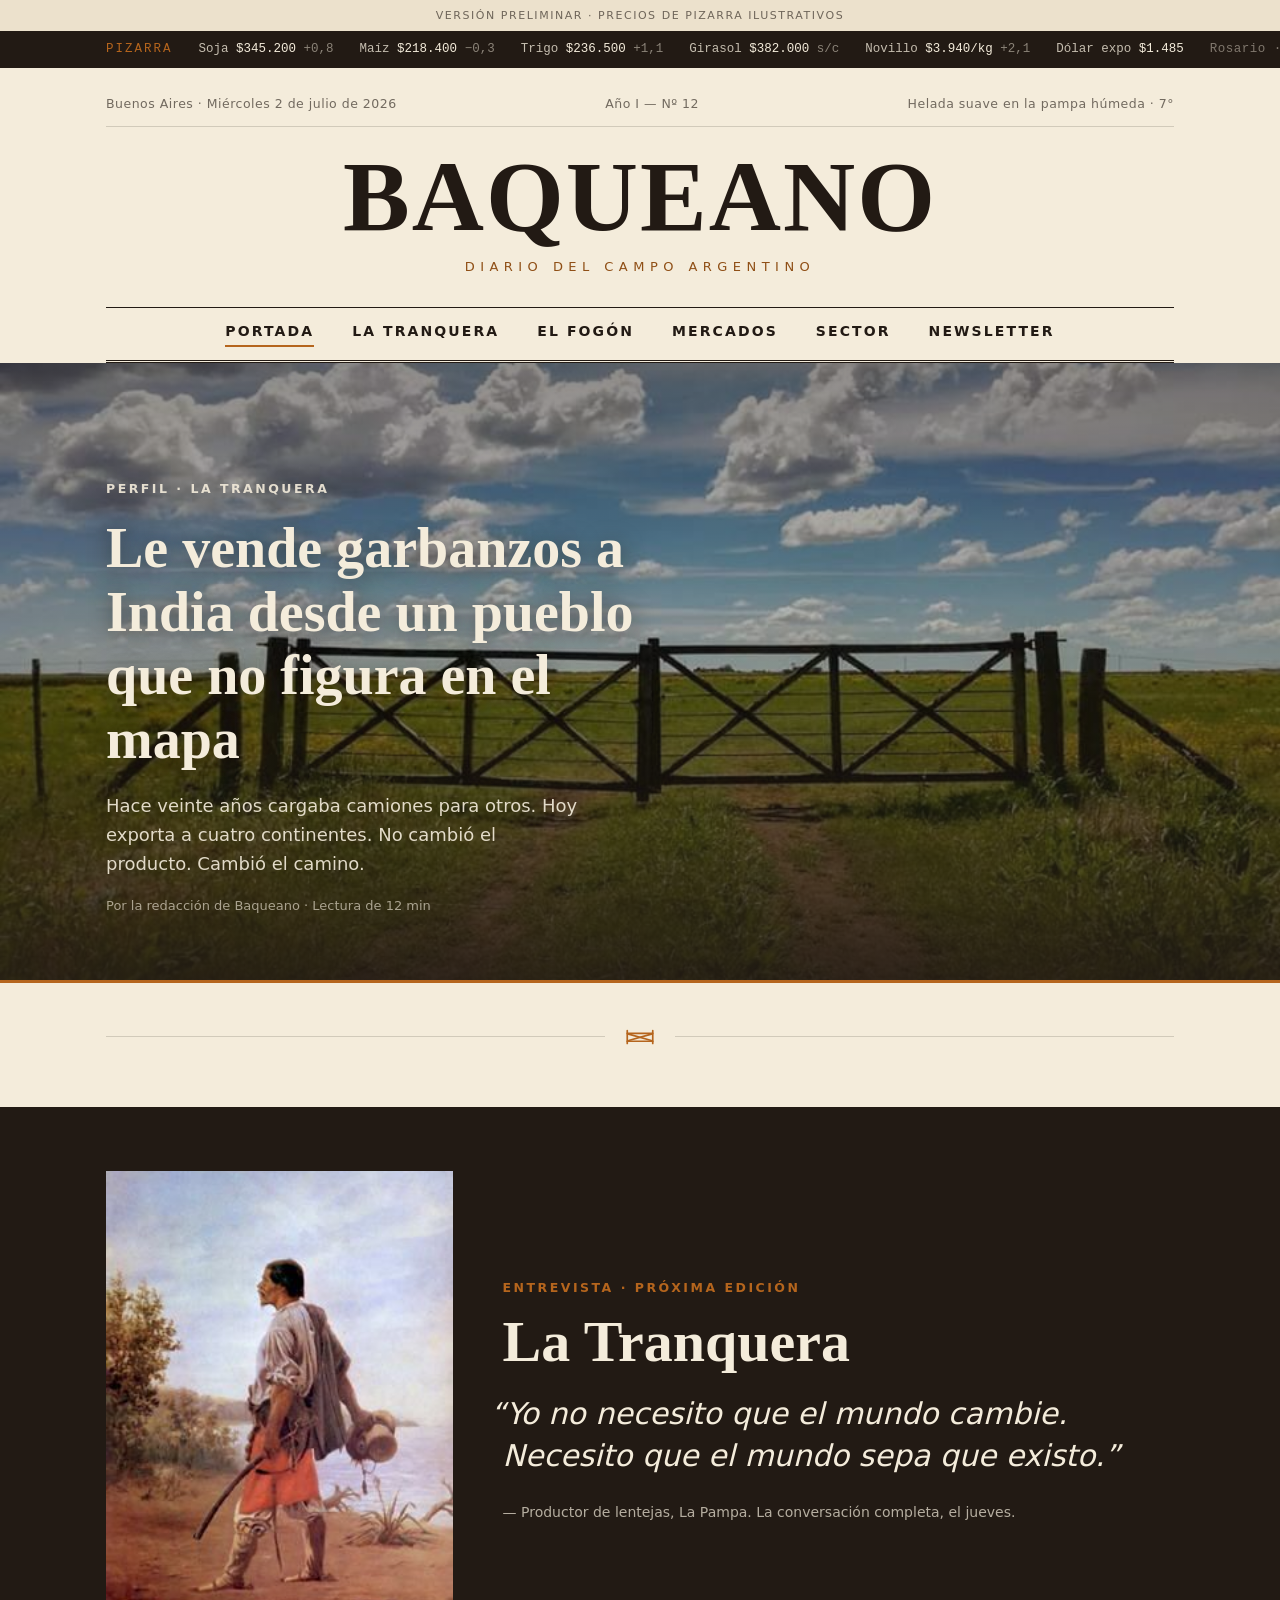
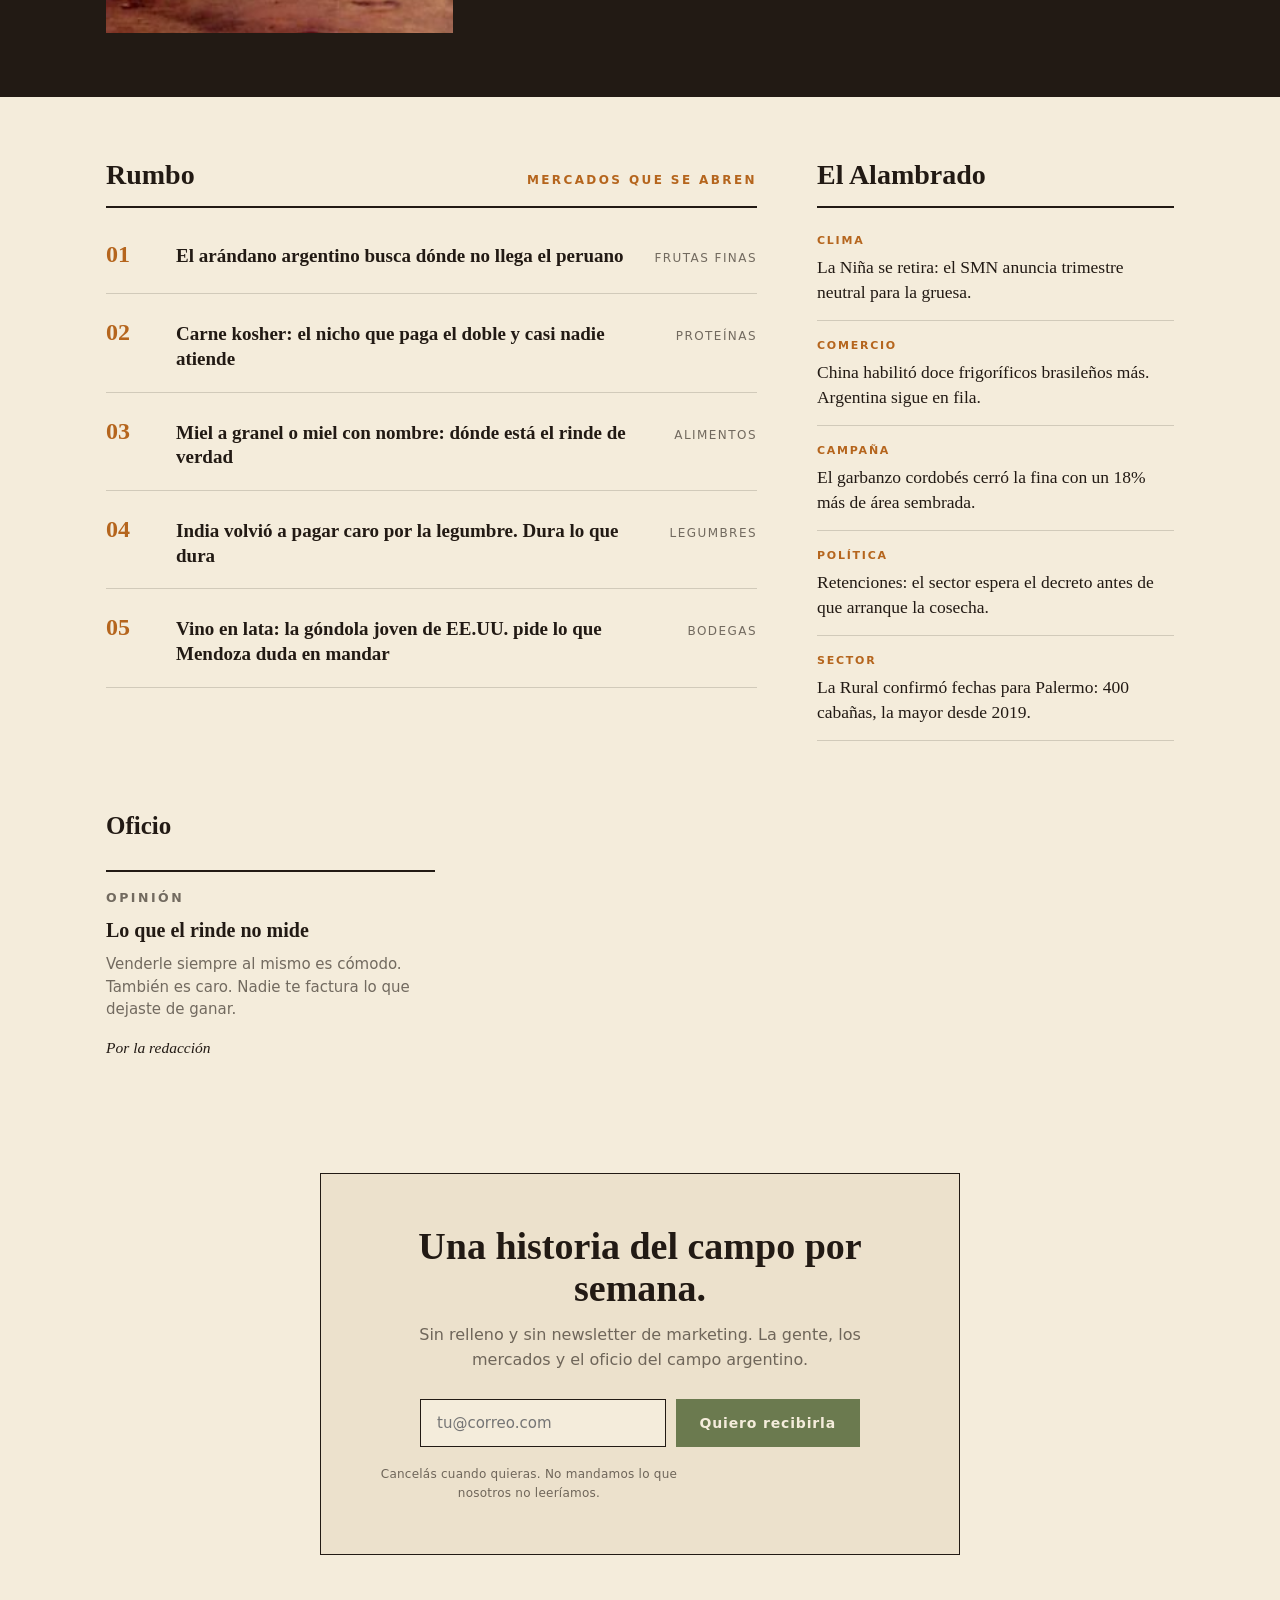
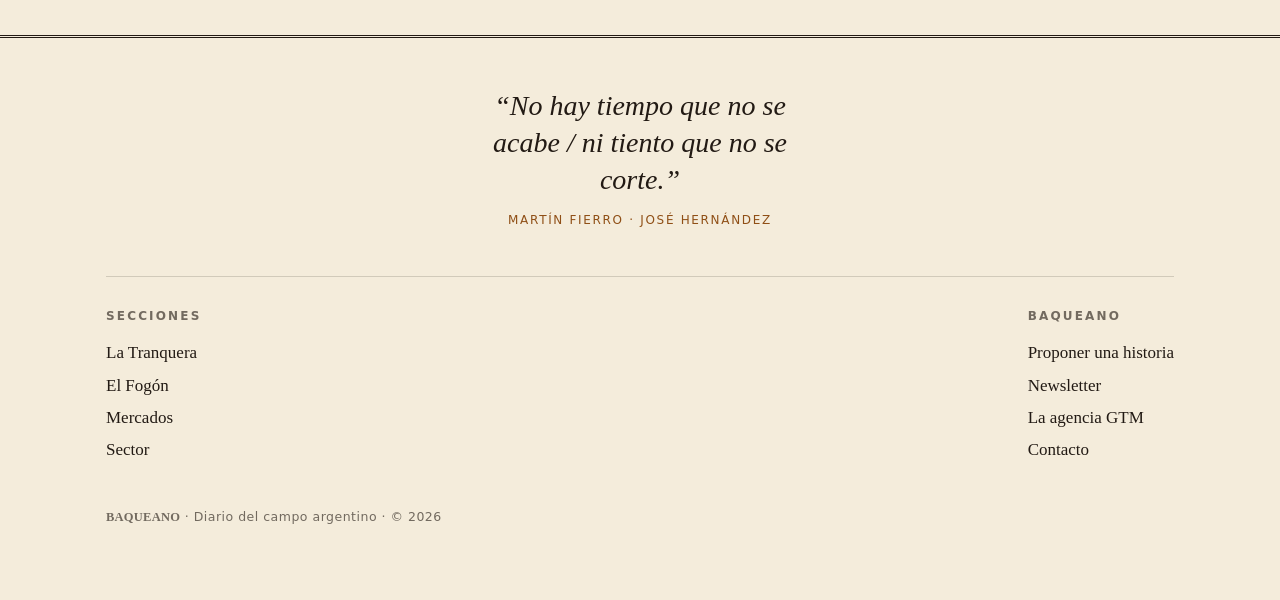
<file: index.html>
<!DOCTYPE html>
<html lang="es">
<head>
<meta charset="UTF-8">
<meta http-equiv="refresh" content="0; url=portal/index.html">
<title>Baqueano</title>
</head>
<body>
<p><a href="portal/index.html">Baqueano — Diario del campo argentino</a></p>
</body>
</html>
</file>
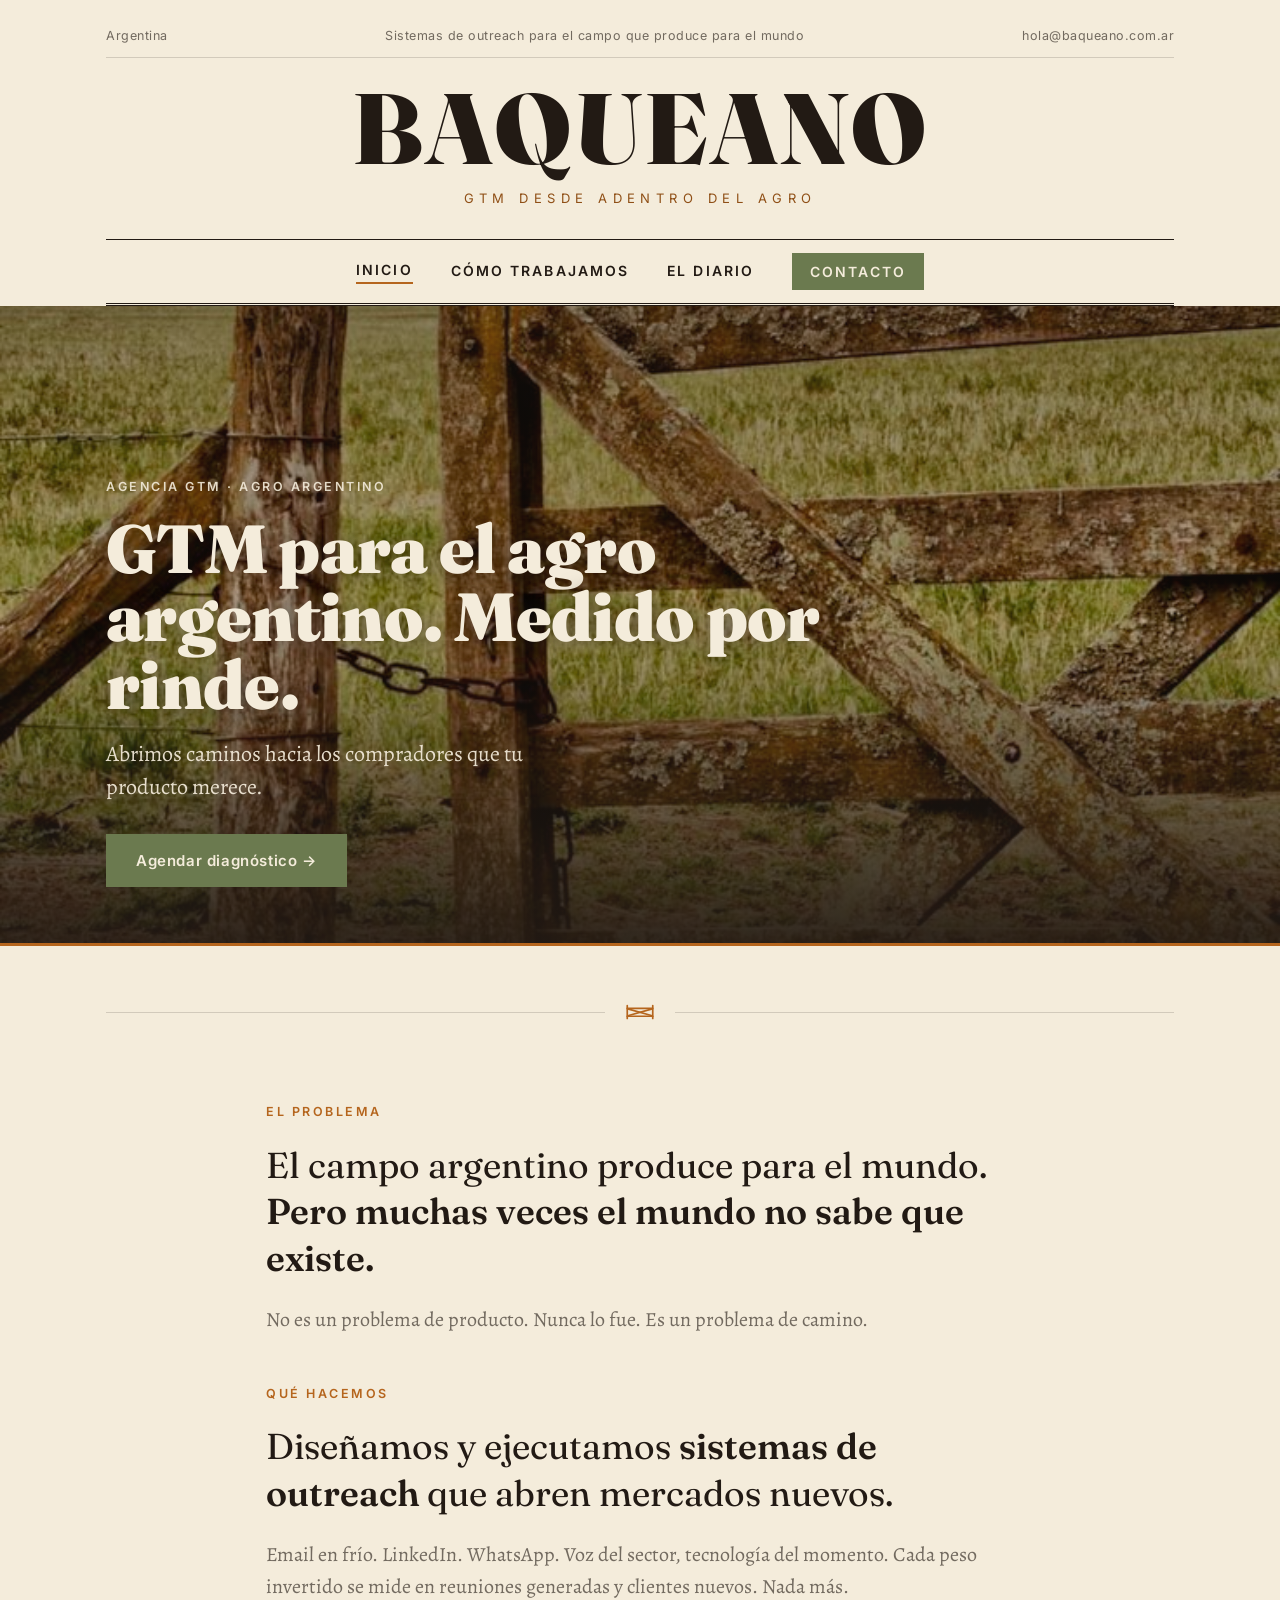
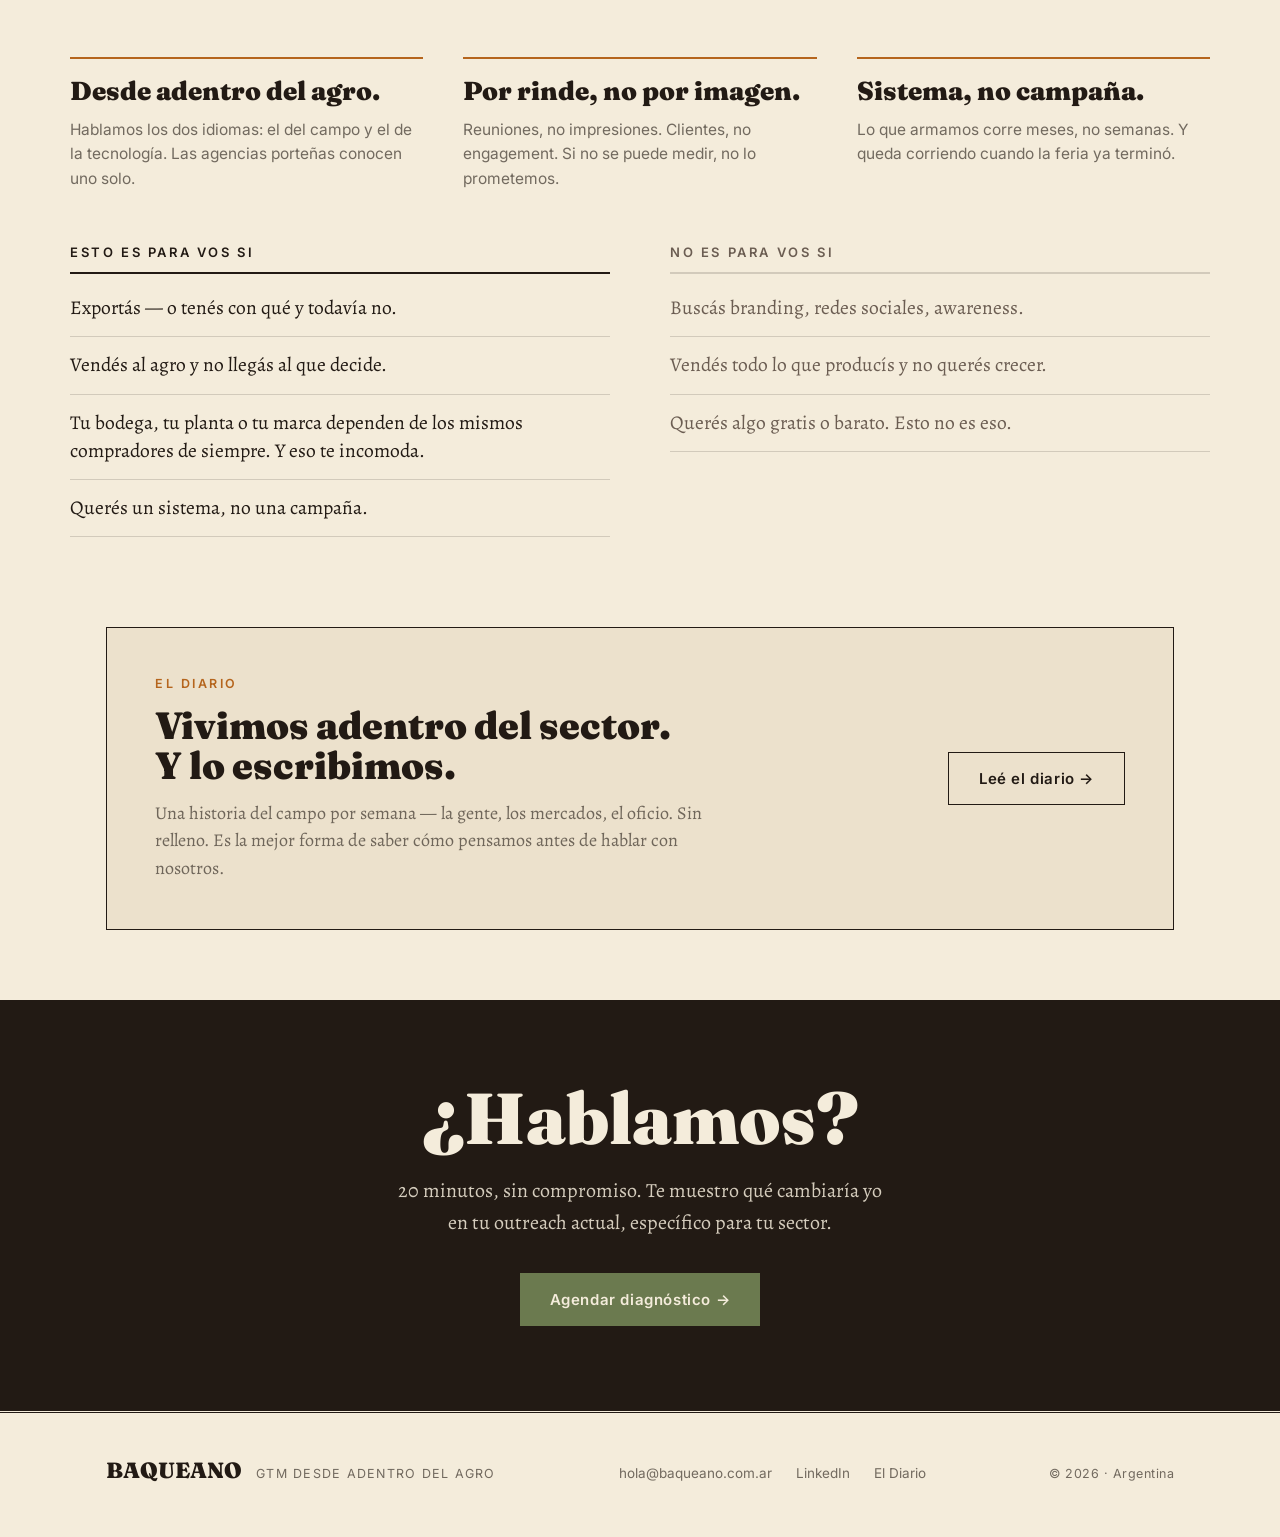
<file: agencia/index.html>
<!DOCTYPE html>
<html lang="es">
<head>
<meta charset="UTF-8">
<meta name="viewport" content="width=device-width, initial-scale=1.0">
<title>Baqueano · GTM para el agro argentino</title>
<meta name="description" content="Agencia GTM construida desde adentro del agro argentino. Abrimos caminos hacia compradores nuevos. Medido por rinde, no por promesas.">
<link rel="preconnect" href="https://fonts.googleapis.com">
<link rel="preconnect" href="https://fonts.gstatic.com" crossorigin>
<link href="https://fonts.googleapis.com/css2?family=Fraunces:ital,opsz,wght@0,9..144,400;0,9..144,600;0,9..144,900;1,9..144,400;1,9..144,600&family=Alegreya:ital,wght@0,400;0,500;1,400&family=Inter:wght@400;500;600&family=IBM+Plex+Mono:wght@400;500&display=swap" rel="stylesheet">
<link rel="stylesheet" href="assets/agencia.css">
</head>
<body>

  <!-- MASTHEAD -->
  <header class="masthead">
    <div class="wrap">
      <div class="top-meta">
        <span>Argentina</span>
        <span class="hide-sm">Sistemas de outreach para el campo que produce para el mundo</span>
        <span><a href="mailto:hola@baqueano.com.ar">hola@baqueano.com.ar</a></span>
      </div>
      <div class="wordmark">
        <a class="brand" href="index.html">BAQUEANO</a>
        <div class="kicker">GTM desde adentro del agro</div>
      </div>
      <nav class="pillars" aria-label="Navegación">
        <a href="index.html" class="active">Inicio</a>
        <a href="como-trabajamos.html">Cómo trabajamos</a>
        <a href="../portal/index.html">El Diario</a>
        <a href="contacto.html" class="contacto">Contacto</a>
      </nav>
    </div>
  </header>

  <!-- HERO -->
  <section class="hero" style="background-image: linear-gradient(to top, rgba(34,26,20,.92) 0%, rgba(34,26,20,.3) 50%, rgba(34,26,20,.45) 100%), url('fotos/tranquera-trigal.jpg');">
    <div class="wrap inner">
      <span class="kick">Agencia GTM · Agro argentino</span>
      <h1>GTM para el agro argentino. Medido por rinde.</h1>
      <p class="dek">Abrimos caminos hacia los compradores que tu producto merece.</p>
      <a class="btn" href="contacto.html">Agendar diagnóstico →</a>
    </div>
  </section>

  <main>
    <div class="wrap">
      <div class="rule" aria-hidden="true">
        <svg viewBox="0 0 48 26" fill="none" stroke="currentColor" stroke-width="2.4" stroke-linecap="round">
          <path d="M6 4 v18"/><path d="M42 4 v18"/>
          <path d="M6 8 h36"/><path d="M6 19 h36"/>
          <path d="M8 9 L40 18"/><path d="M40 9 L8 18"/>
        </svg>
      </div>
    </div>

    <!-- PROBLEMA -->
    <section class="sentencia">
      <span class="kick">El problema</span>
      <p>El campo argentino produce para el mundo. <b>Pero muchas veces el mundo no sabe que existe.</b></p>
      <p class="bajada">No es un problema de producto. Nunca lo fue. Es un problema de camino.</p>
    </section>

    <!-- QUÉ HACEMOS -->
    <section class="sentencia">
      <span class="kick">Qué hacemos</span>
      <p>Diseñamos y ejecutamos <b>sistemas de outreach</b> que abren mercados nuevos.</p>
      <p class="bajada">Email en frío. LinkedIn. WhatsApp. Voz del sector, tecnología del momento. Cada peso invertido se mide en reuniones generadas y clientes nuevos. Nada más.</p>
    </section>

    <!-- PILARES -->
    <section class="pilares wrap">
      <div class="grid">
        <div class="pilar">
          <h3>Desde adentro del agro.</h3>
          <p>Hablamos los dos idiomas: el del campo y el de la tecnología. Las agencias porteñas conocen uno solo.</p>
        </div>
        <div class="pilar">
          <h3>Por rinde, no por imagen.</h3>
          <p>Reuniones, no impresiones. Clientes, no engagement. Si no se puede medir, no lo prometemos.</p>
        </div>
        <div class="pilar">
          <h3>Sistema, no campaña.</h3>
          <p>Lo que armamos corre meses, no semanas. Y queda corriendo cuando la feria ya terminó.</p>
        </div>
      </div>
    </section>

    <!-- ES / NO ES -->
    <section class="esnoes wrap">
      <div class="si">
        <h3>Esto es para vos si</h3>
        <ul>
          <li>Exportás — o tenés con qué y todavía no.</li>
          <li>Vendés al agro y no llegás al que decide.</li>
          <li>Tu bodega, tu planta o tu marca dependen de los mismos compradores de siempre. Y eso te incomoda.</li>
          <li>Querés un sistema, no una campaña.</li>
        </ul>
      </div>
      <div class="no">
        <h3>No es para vos si</h3>
        <ul>
          <li>Buscás branding, redes sociales, awareness.</li>
          <li>Vendés todo lo que producís y no querés crecer.</li>
          <li>Querés algo gratis o barato. Esto no es eso.</li>
        </ul>
      </div>
    </section>

    <!-- DIARIO (cruce asimétrico) -->
    <section class="wrap">
      <div class="diario-box">
        <div>
          <span class="kick">El Diario</span>
          <h3>Vivimos adentro del sector. Y lo escribimos.</h3>
          <p>Una historia del campo por semana — la gente, los mercados, el oficio. Sin relleno. Es la mejor forma de saber cómo pensamos antes de hablar con nosotros.</p>
        </div>
        <div class="lado">
          <a class="btn-line" href="../portal/index.html">Leé el diario →</a>
        </div>
      </div>
    </section>

    <!-- CTA FINAL (única sección oscura) -->
    <section class="remate-cta">
      <div class="wrap">
        <h2>¿Hablamos?</h2>
        <p>20 minutos, sin compromiso. Te muestro qué cambiaría yo en tu outreach actual, específico para tu sector.</p>
        <a class="btn" href="contacto.html">Agendar diagnóstico →</a>
      </div>
    </section>
  </main>

  <!-- FOOTER -->
  <footer>
    <div class="wrap foot-min">
      <span class="marca">BAQUEANO<small>GTM desde adentro del agro</small></span>
      <nav>
        <a href="mailto:hola@baqueano.com.ar">hola@baqueano.com.ar</a>
        <a href="#">LinkedIn</a>
        <a href="../portal/index.html">El Diario</a>
      </nav>
      <span class="pais">© 2026 · Argentina</span>
    </div>
  </footer>

</body>
</html>
</file>
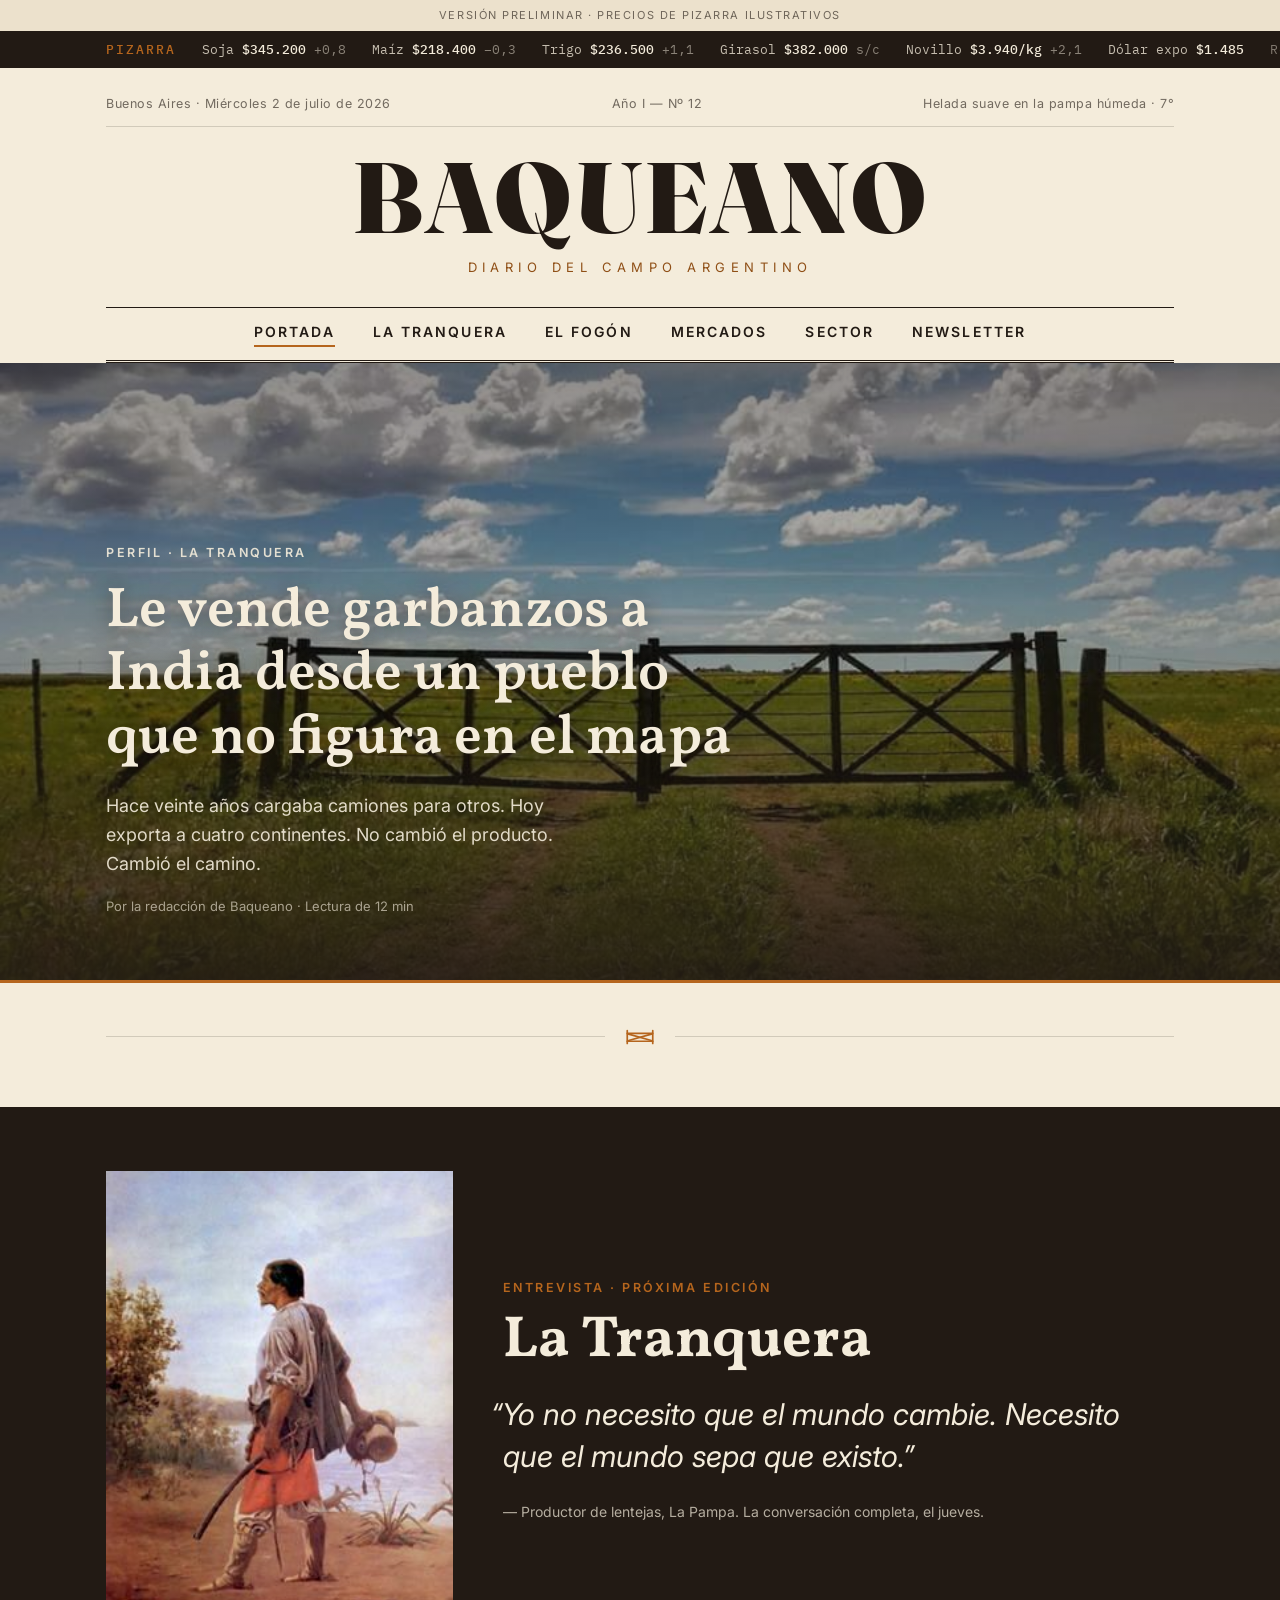
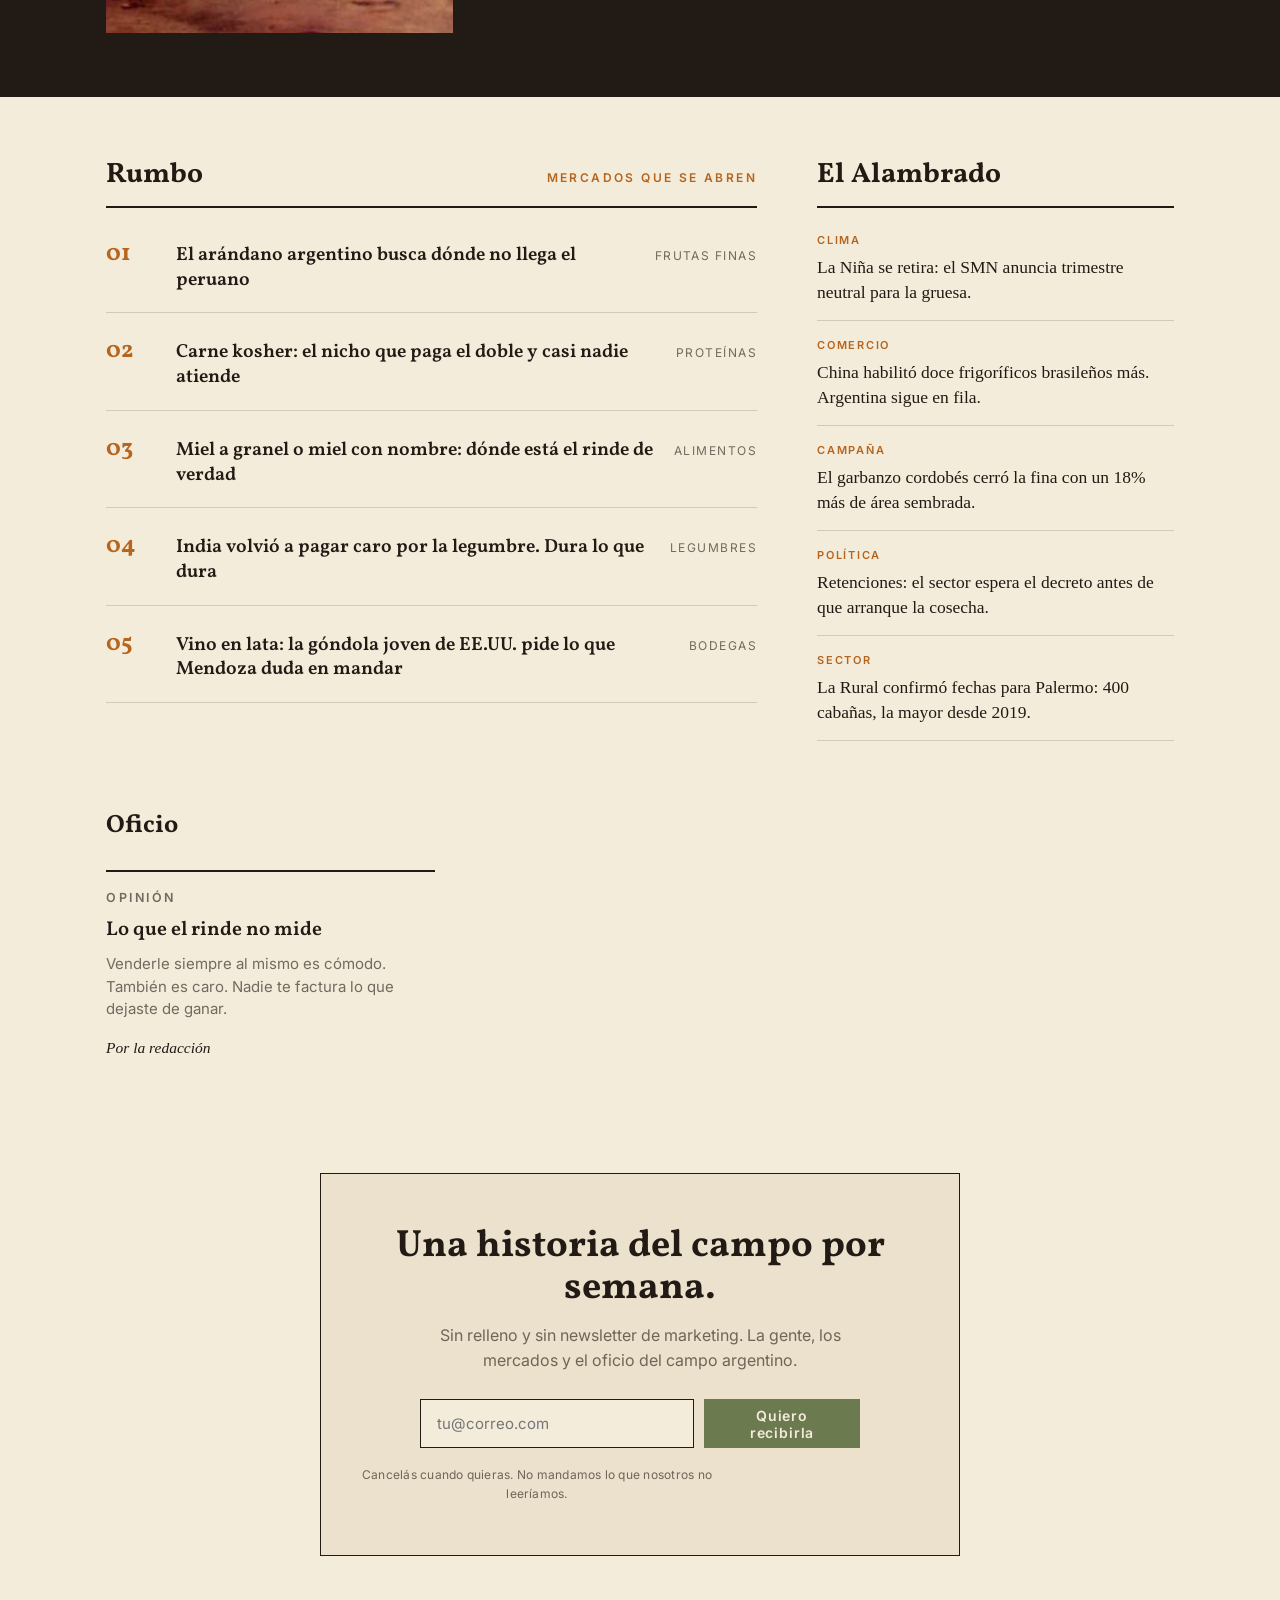
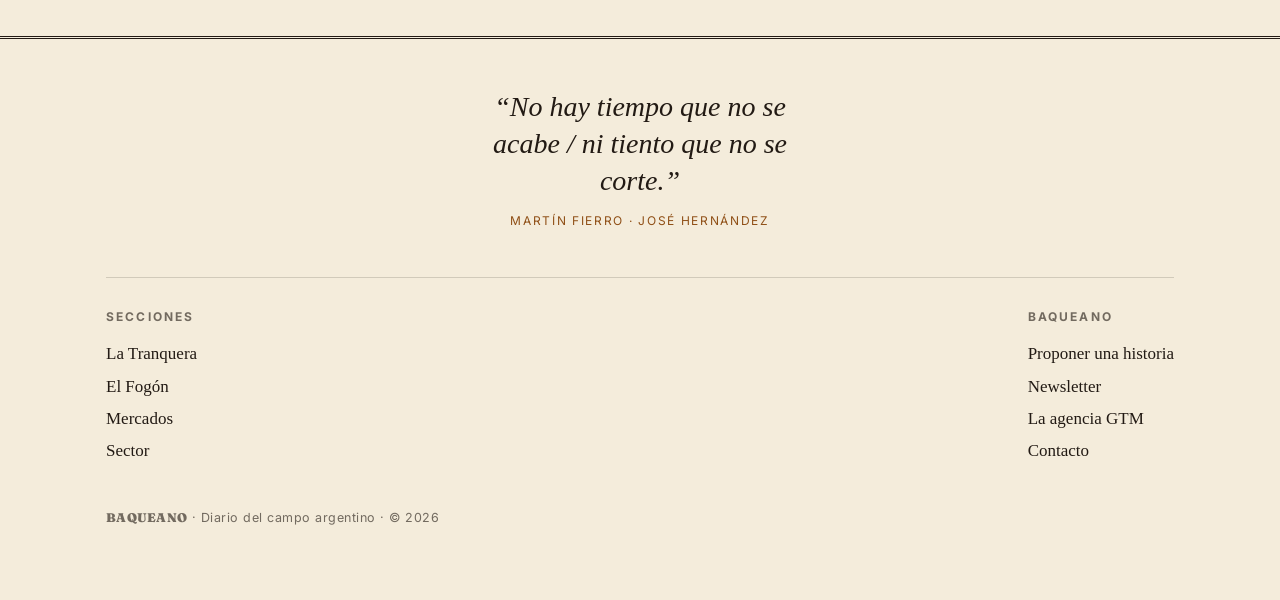
<file: portal/index.html>
<!DOCTYPE html>
<html lang="es">
<head>
<meta charset="UTF-8">
<meta name="viewport" content="width=device-width, initial-scale=1.0">
<title>Baqueano — Diario del campo argentino</title>
<meta name="description" content="La gente, los mercados y el oficio del campo argentino. Una historia por semana, sin relleno.">
<link rel="preconnect" href="https://fonts.googleapis.com">
<link rel="preconnect" href="https://fonts.gstatic.com" crossorigin>
<link href="https://fonts.googleapis.com/css2?family=Fraunces:ital,opsz,wght@0,9..144,400;0,9..144,600;0,9..144,900;1,9..144,400;1,9..144,600&family=Vollkorn:wght@600;700&family=Old+Standard+TT:ital,wght@0,400;0,700;1,400&family=Inter:wght@400;500;600&family=IBM+Plex+Mono:wght@400;500&display=swap" rel="stylesheet">
<link rel="stylesheet" href="assets/portal.css">
</head>
<body>

  <div class="draft">Versión preliminar · precios de pizarra ilustrativos</div>
  <!-- PIZARRA -->
  <div class="pizarra" role="complementary" aria-label="Pizarra de precios">
    <div class="inner">
      <span class="rotulo">Pizarra</span>
<span class="item">Soja <b>$345.200</b> <span class="var">+0,8</span></span>
<span class="item">Maíz <b>$218.400</b> <span class="var">−0,3</span></span>
<span class="item">Trigo <b>$236.500</b> <span class="var">+1,1</span></span>
<span class="item">Girasol <b>$382.000</b> <span class="var">s/c</span></span>
<span class="item">Novillo <b>$3.940/kg</b> <span class="var">+2,1</span></span>
<span class="item">Dólar expo <b>$1.485</b></span>
<span class="fuente">Rosario · Cañuelas · 2-jul · 11:40</span>
    </div>
  </div>

  <!-- MASTHEAD -->
  <header class="masthead">
    <div class="wrap">
      <div class="top-meta">
        <span>Buenos Aires · Miércoles 2 de julio de 2026</span>
        <span class="hide-sm">Año I — Nº 12</span>
        <span>Helada suave en la pampa húmeda · 7°</span>
      </div>
      <div class="wordmark">
        <a class="brand" href="index.html">BAQUEANO</a>
        <div class="kicker">Diario del campo argentino</div>
      </div>
      <nav class="pillars" aria-label="Secciones">
        <a href="index.html" class="active">Portada</a>
<a href="seccion/la-tranquera.html">La Tranquera</a>
<a href="seccion/el-fogon.html">El Fogón</a>
<a href="seccion/mercados.html">Mercados</a>
<a href="seccion/sector.html">Sector</a>
<a href="#news">Newsletter</a>
      </nav>
    </div>
  </header>

  <!-- HERO -->
  <section class="hero" style="background-image: linear-gradient(to top, rgba(34,26,20,.9) 0%, rgba(34,26,20,.25) 50%, rgba(34,26,20,.5) 100%), url('fotos/tranquera-camino.jpg');">
    <div class="wrap inner">
      <span class="kick">Perfil · La Tranquera</span>
      <h2><a href="notas/historia-garbanzos-india.html">Le vende garbanzos a India desde un pueblo que no figura en el mapa</a></h2>
      <p class="dek">Hace veinte años cargaba camiones para otros. Hoy exporta a cuatro continentes. No cambió el producto. Cambió el camino.</p>
      <p class="byline">Por la redacción de Baqueano · Lectura de 12 min</p>
    </div>
  </section>

  <main class="wrap">
    <div class="rule" aria-hidden="true"><svg viewBox="0 0 48 26" fill="none" stroke="currentColor" stroke-width="2.4" stroke-linecap="round"><path d="M6 4 v18"/><path d="M42 4 v18"/><path d="M6 8 h36"/><path d="M6 19 h36"/><path d="M8 9 L40 18"/><path d="M40 9 L8 18"/></svg></div>

  </main>

  <!-- ENTREVISTA / TEASER -->
  <section class="band" id="tranquera">
    <div class="wrap inner">
      <div class="photo"><img src="fotos/retrato-campo.jpg" alt="Retrato pictórico de un hombre de campo mirando el horizonte"></div>
      <div>
        <span class="kick">Entrevista · Próxima edición</span>
        <div class="label-big">La Tranquera</div>
        <blockquote>“Yo no necesito que el mundo cambie. Necesito que el mundo sepa que existo.”</blockquote>
        <cite>— Productor de lentejas, La Pampa. La conversación completa, el jueves.</cite>
      </div>
    </div>
  </section>

  <main class="wrap">
    <div class="dos-col">
      <!-- RUMBO -->
      <section class="list">
        <h2 class="head">Rumbo <small>Mercados que se abren</small></h2>
        <a class="item"><span class="num">01</span><h4>El arándano argentino busca dónde no llega el peruano</h4><span class="tag">Frutas finas</span></a>
        <a class="item"><span class="num">02</span><h4>Carne kosher: el nicho que paga el doble y casi nadie atiende</h4><span class="tag">Proteínas</span></a>
        <a class="item"><span class="num">03</span><h4>Miel a granel o miel con nombre: dónde está el rinde de verdad</h4><span class="tag">Alimentos</span></a>
        <a class="item"><span class="num">04</span><h4>India volvió a pagar caro por la legumbre. Dura lo que dura</h4><span class="tag">Legumbres</span></a>
        <a class="item"><span class="num">05</span><h4>Vino en lata: la góndola joven de EE.UU. pide lo que Mendoza duda en mandar</h4><span class="tag">Bodegas</span></a>
      </section>

      <!-- EL ALAMBRADO -->
      <aside class="alambrado">
        <h2 class="head">El Alambrado</h2>
        <a class="breve"><span class="tag">Clima</span><p>La Niña se retira: el SMN anuncia trimestre neutral para la gruesa.</p></a>
        <a class="breve"><span class="tag">Comercio</span><p>China habilitó doce frigoríficos brasileños más. Argentina sigue en fila.</p></a>
        <a class="breve"><span class="tag">Campaña</span><p>El garbanzo cordobés cerró la fina con un 18% más de área sembrada.</p></a>
        <a class="breve"><span class="tag">Política</span><p>Retenciones: el sector espera el decreto antes de que arranque la cosecha.</p></a>
        <a class="breve"><span class="tag">Sector</span><p>La Rural confirmó fechas para Palermo: 400 cabañas, la mayor desde 2019.</p></a>
      </aside>
    </div>

    <!-- OFICIO -->
    <section class="columnas" id="oficio">
      <div class="section-label"><h2>Oficio</h2></div>
      <div class="grid3">
        <article class="col-op">
          <a href="notas/columna-rinde-no-mide.html">
            <span class="kick">Opinión</span>
            <h3>Lo que el rinde no mide</h3>
            <p class="dek">Venderle siempre al mismo es cómodo. También es caro. Nadie te factura lo que dejaste de ganar.</p>
            <span class="firma">Por la redacción</span>
          </a>
        </article>
      </div>
    </section>
  </main>

  <main class="wrap">
    <section class="news" id="news">
      <h3>Una historia del campo por semana.</h3>
      <p>Sin relleno y sin newsletter de marketing. La gente, los mercados y el oficio del campo argentino.</p>
      <form onsubmit="return false;">
        <input type="email" placeholder="tu@correo.com" aria-label="Tu correo">
        <button type="submit">Quiero recibirla</button>
      </form>
      <p class="fine">Cancelás cuando quieras. No mandamos lo que nosotros no leeríamos.</p>
    </section>
  </main>

  <footer>
    <div class="wrap">
      <p class="remate">“No hay tiempo que no se acabe / ni tiento que no se corte.”</p>
      <p class="remate-src">Martín Fierro · José Hernández</p>
      <div class="foot-cols">
        <div><h5>Secciones</h5><a href="seccion/la-tranquera.html">La Tranquera</a><a href="seccion/el-fogon.html">El Fogón</a><a href="seccion/mercados.html">Mercados</a><a href="seccion/sector.html">Sector</a></div>
        <div><h5>Baqueano</h5><a href="#">Proponer una historia</a><a href="#news">Newsletter</a><a href="../agencia/index.html">La agencia GTM</a><a href="../agencia/contacto.html">Contacto</a></div>
      </div>
      <p class="colophon"><b>BAQUEANO</b> · Diario del campo argentino · © 2026</p>
    </div>
  </footer>

</body>
</html>
</file>
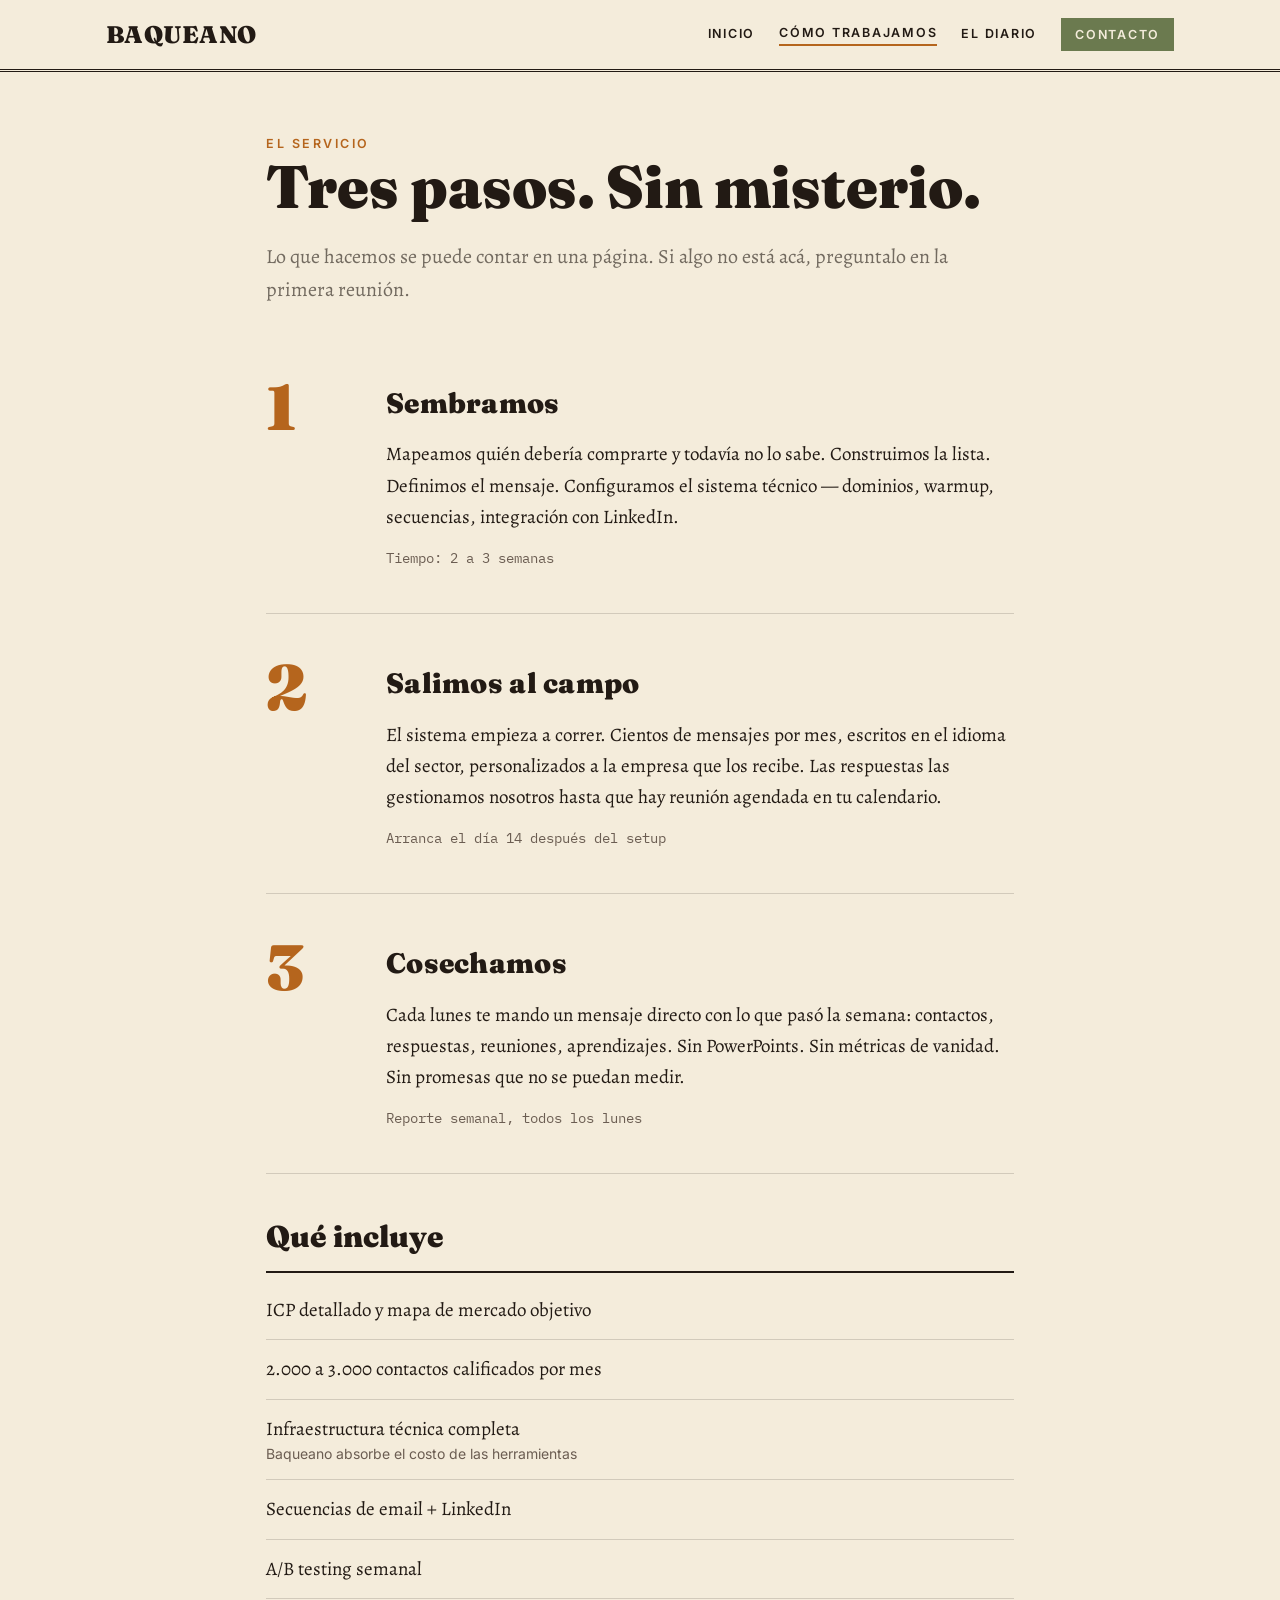
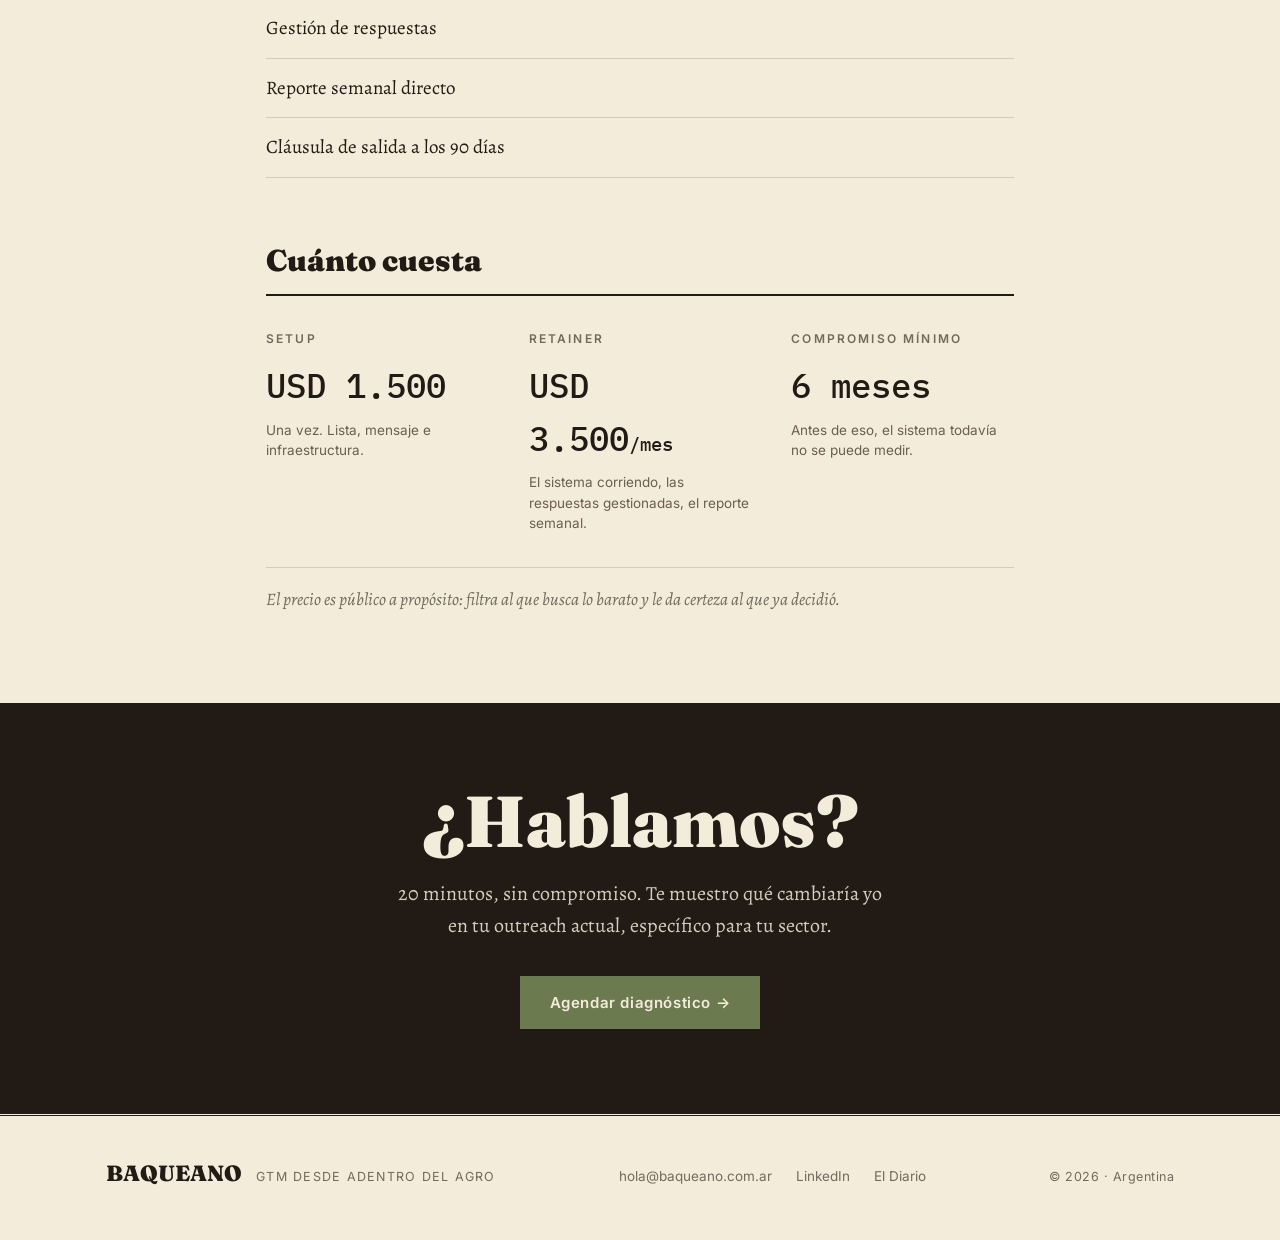
<file: agencia/como-trabajamos.html>
<!DOCTYPE html>
<html lang="es">
<head>
<meta charset="UTF-8">
<meta name="viewport" content="width=device-width, initial-scale=1.0">
<title>Cómo trabajamos — Baqueano · GTM para el agro argentino</title>
<meta name="description" content="Tres pasos, sin misterio: sembramos, salimos al campo, cosechamos. Qué incluye y cuánto cuesta — precio público.">
<link rel="preconnect" href="https://fonts.googleapis.com">
<link rel="preconnect" href="https://fonts.gstatic.com" crossorigin>
<link href="https://fonts.googleapis.com/css2?family=Fraunces:ital,opsz,wght@0,9..144,400;0,9..144,600;0,9..144,900;1,9..144,400;1,9..144,600&family=Alegreya:ital,wght@0,400;0,500;1,400&family=Inter:wght@400;500;600&family=IBM+Plex+Mono:wght@400;500&display=swap" rel="stylesheet">
<link rel="stylesheet" href="assets/agencia.css">
</head>
<body>

  <!-- MASTHEAD compacto -->
  <header class="compacta">
    <div class="wrap inner">
      <a class="brand" href="index.html">BAQUEANO</a>
      <nav aria-label="Navegación">
        <a href="index.html">Inicio</a>
        <a href="como-trabajamos.html" class="active">Cómo trabajamos</a>
        <a href="../portal/index.html">El Diario</a>
        <a href="contacto.html" class="contacto">Contacto</a>
      </nav>
    </div>
  </header>

  <main>
    <section class="contacto-head">
      <span class="kick">El servicio</span>
      <h1>Tres pasos. Sin misterio.</h1>
      <p class="seco">Lo que hacemos se puede contar en una página. Si algo no está acá, preguntalo en la primera reunión.</p>
    </section>

    <!-- PASOS -->
    <section class="pasos">
      <div class="paso">
        <div class="num">1</div>
        <div>
          <h3>Sembramos</h3>
          <p>Mapeamos quién debería comprarte y todavía no lo sabe. Construimos la lista. Definimos el mensaje. Configuramos el sistema técnico — dominios, warmup, secuencias, integración con LinkedIn.</p>
          <div class="tiempo">Tiempo: 2 a 3 semanas</div>
        </div>
      </div>
      <div class="paso">
        <div class="num">2</div>
        <div>
          <h3>Salimos al campo</h3>
          <p>El sistema empieza a correr. Cientos de mensajes por mes, escritos en el idioma del sector, personalizados a la empresa que los recibe. Las respuestas las gestionamos nosotros hasta que hay reunión agendada en tu calendario.</p>
          <div class="tiempo">Arranca el día 14 después del setup</div>
        </div>
      </div>
      <div class="paso">
        <div class="num">3</div>
        <div>
          <h3>Cosechamos</h3>
          <p>Cada lunes te mando un mensaje directo con lo que pasó la semana: contactos, respuestas, reuniones, aprendizajes. Sin PowerPoints. Sin métricas de vanidad. Sin promesas que no se puedan medir.</p>
          <div class="tiempo">Reporte semanal, todos los lunes</div>
        </div>
      </div>
    </section>

    <!-- QUÉ INCLUYE -->
    <section class="incluye">
      <h2>Qué incluye</h2>
      <ul>
        <li>ICP detallado y mapa de mercado objetivo</li>
        <li>2.000 a 3.000 contactos calificados por mes</li>
        <li>Infraestructura técnica completa <small>Baqueano absorbe el costo de las herramientas</small></li>
        <li>Secuencias de email + LinkedIn</li>
        <li>A/B testing semanal</li>
        <li>Gestión de respuestas</li>
        <li>Reporte semanal directo</li>
        <li>Cláusula de salida a los 90 días</li>
      </ul>
    </section>

    <!-- PRECIO -->
    <section class="precio">
      <h2>Cuánto cuesta</h2>
      <div class="filas">
        <div class="fila">
          <div class="rotulo">Setup</div>
          <div class="monto">USD 1.500</div>
          <div class="nota">Una vez. Lista, mensaje e infraestructura.</div>
        </div>
        <div class="fila">
          <div class="rotulo">Retainer</div>
          <div class="monto">USD 3.500<span style="font-size:.55em">/mes</span></div>
          <div class="nota">El sistema corriendo, las respuestas gestionadas, el reporte semanal.</div>
        </div>
        <div class="fila">
          <div class="rotulo">Compromiso mínimo</div>
          <div class="monto">6 meses</div>
          <div class="nota">Antes de eso, el sistema todavía no se puede medir.</div>
        </div>
      </div>
      <p class="aclaracion">El precio es público a propósito: filtra al que busca lo barato y le da certeza al que ya decidió.</p>
    </section>

    <!-- CTA FINAL -->
    <section class="remate-cta">
      <div class="wrap">
        <h2>¿Hablamos?</h2>
        <p>20 minutos, sin compromiso. Te muestro qué cambiaría yo en tu outreach actual, específico para tu sector.</p>
        <a class="btn" href="contacto.html">Agendar diagnóstico →</a>
      </div>
    </section>
  </main>

  <!-- FOOTER -->
  <footer>
    <div class="wrap foot-min">
      <span class="marca">BAQUEANO<small>GTM desde adentro del agro</small></span>
      <nav>
        <a href="mailto:hola@baqueano.com.ar">hola@baqueano.com.ar</a>
        <a href="#">LinkedIn</a>
        <a href="../portal/index.html">El Diario</a>
      </nav>
      <span class="pais">© 2026 · Argentina</span>
    </div>
  </footer>

</body>
</html>
</file>
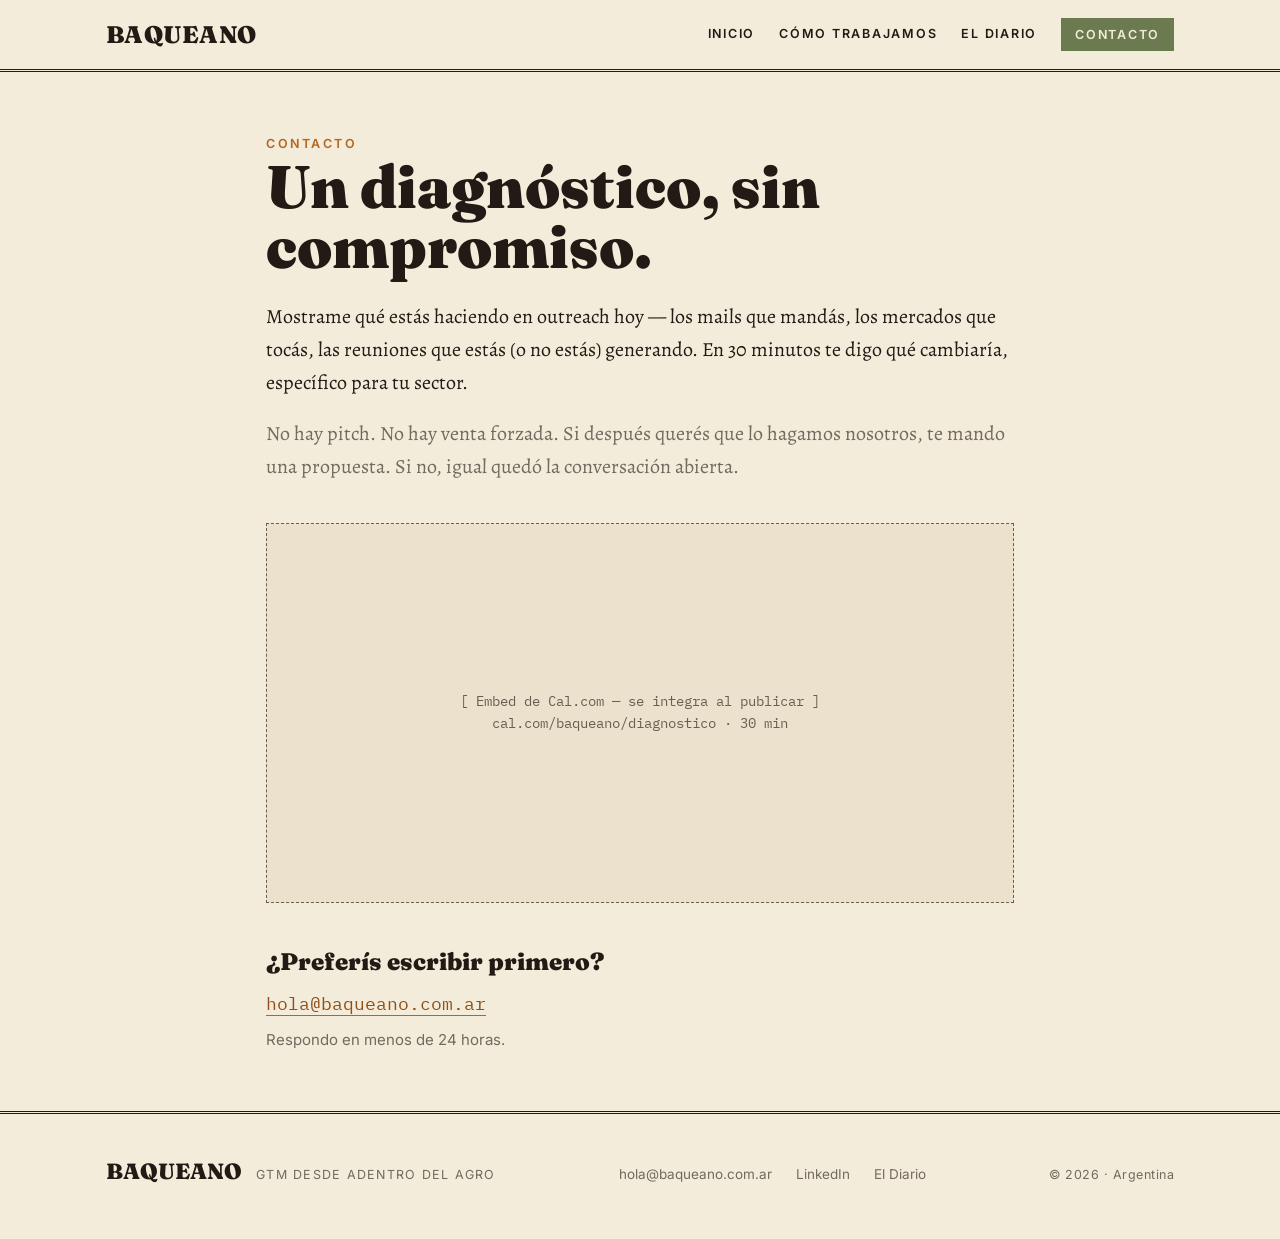
<file: agencia/contacto.html>
<!DOCTYPE html>
<html lang="es">
<head>
<meta charset="UTF-8">
<meta name="viewport" content="width=device-width, initial-scale=1.0">
<title>Contacto — Baqueano · GTM para el agro argentino</title>
<meta name="description" content="Un diagnóstico de 30 minutos, sin compromiso. Te decimos qué cambiaríamos en tu outreach, específico para tu sector.">
<link rel="preconnect" href="https://fonts.googleapis.com">
<link rel="preconnect" href="https://fonts.gstatic.com" crossorigin>
<link href="https://fonts.googleapis.com/css2?family=Fraunces:ital,opsz,wght@0,9..144,400;0,9..144,600;0,9..144,900;1,9..144,400;1,9..144,600&family=Alegreya:ital,wght@0,400;0,500;1,400&family=Inter:wght@400;500;600&family=IBM+Plex+Mono:wght@400;500&display=swap" rel="stylesheet">
<link rel="stylesheet" href="assets/agencia.css">
</head>
<body>

  <!-- MASTHEAD compacto -->
  <header class="compacta">
    <div class="wrap inner">
      <a class="brand" href="index.html">BAQUEANO</a>
      <nav aria-label="Navegación">
        <a href="index.html">Inicio</a>
        <a href="como-trabajamos.html">Cómo trabajamos</a>
        <a href="../portal/index.html">El Diario</a>
        <a href="contacto.html" class="contacto active">Contacto</a>
      </nav>
    </div>
  </header>

  <main>
    <section class="contacto-head">
      <span class="kick">Contacto</span>
      <h1>Un diagnóstico, sin compromiso.</h1>
      <p>Mostrame qué estás haciendo en outreach hoy — los mails que mandás, los mercados que tocás, las reuniones que estás (o no estás) generando. En 30 minutos te digo qué cambiaría, específico para tu sector.</p>
      <p class="seco">No hay pitch. No hay venta forzada. Si después querés que lo hagamos nosotros, te mando una propuesta. Si no, igual quedó la conversación abierta.</p>
    </section>

    <!-- AGENDA -->
    <section class="agenda">
      <div class="embed" role="region" aria-label="Calendario de agenda">
        [ Embed de Cal.com — se integra al publicar ]<br>
        cal.com/baqueano/diagnostico · 30 min
      </div>
    </section>

    <!-- ESCRIBIR PRIMERO -->
    <section class="escribir">
      <h3>¿Preferís escribir primero?</h3>
      <a class="mail" href="mailto:hola@baqueano.com.ar">hola@baqueano.com.ar</a>
      <p>Respondo en menos de 24 horas.</p>
    </section>
  </main>

  <!-- FOOTER -->
  <footer>
    <div class="wrap foot-min">
      <span class="marca">BAQUEANO<small>GTM desde adentro del agro</small></span>
      <nav>
        <a href="mailto:hola@baqueano.com.ar">hola@baqueano.com.ar</a>
        <a href="#">LinkedIn</a>
        <a href="../portal/index.html">El Diario</a>
      </nav>
      <span class="pais">© 2026 · Argentina</span>
    </div>
  </footer>

</body>
</html>
</file>
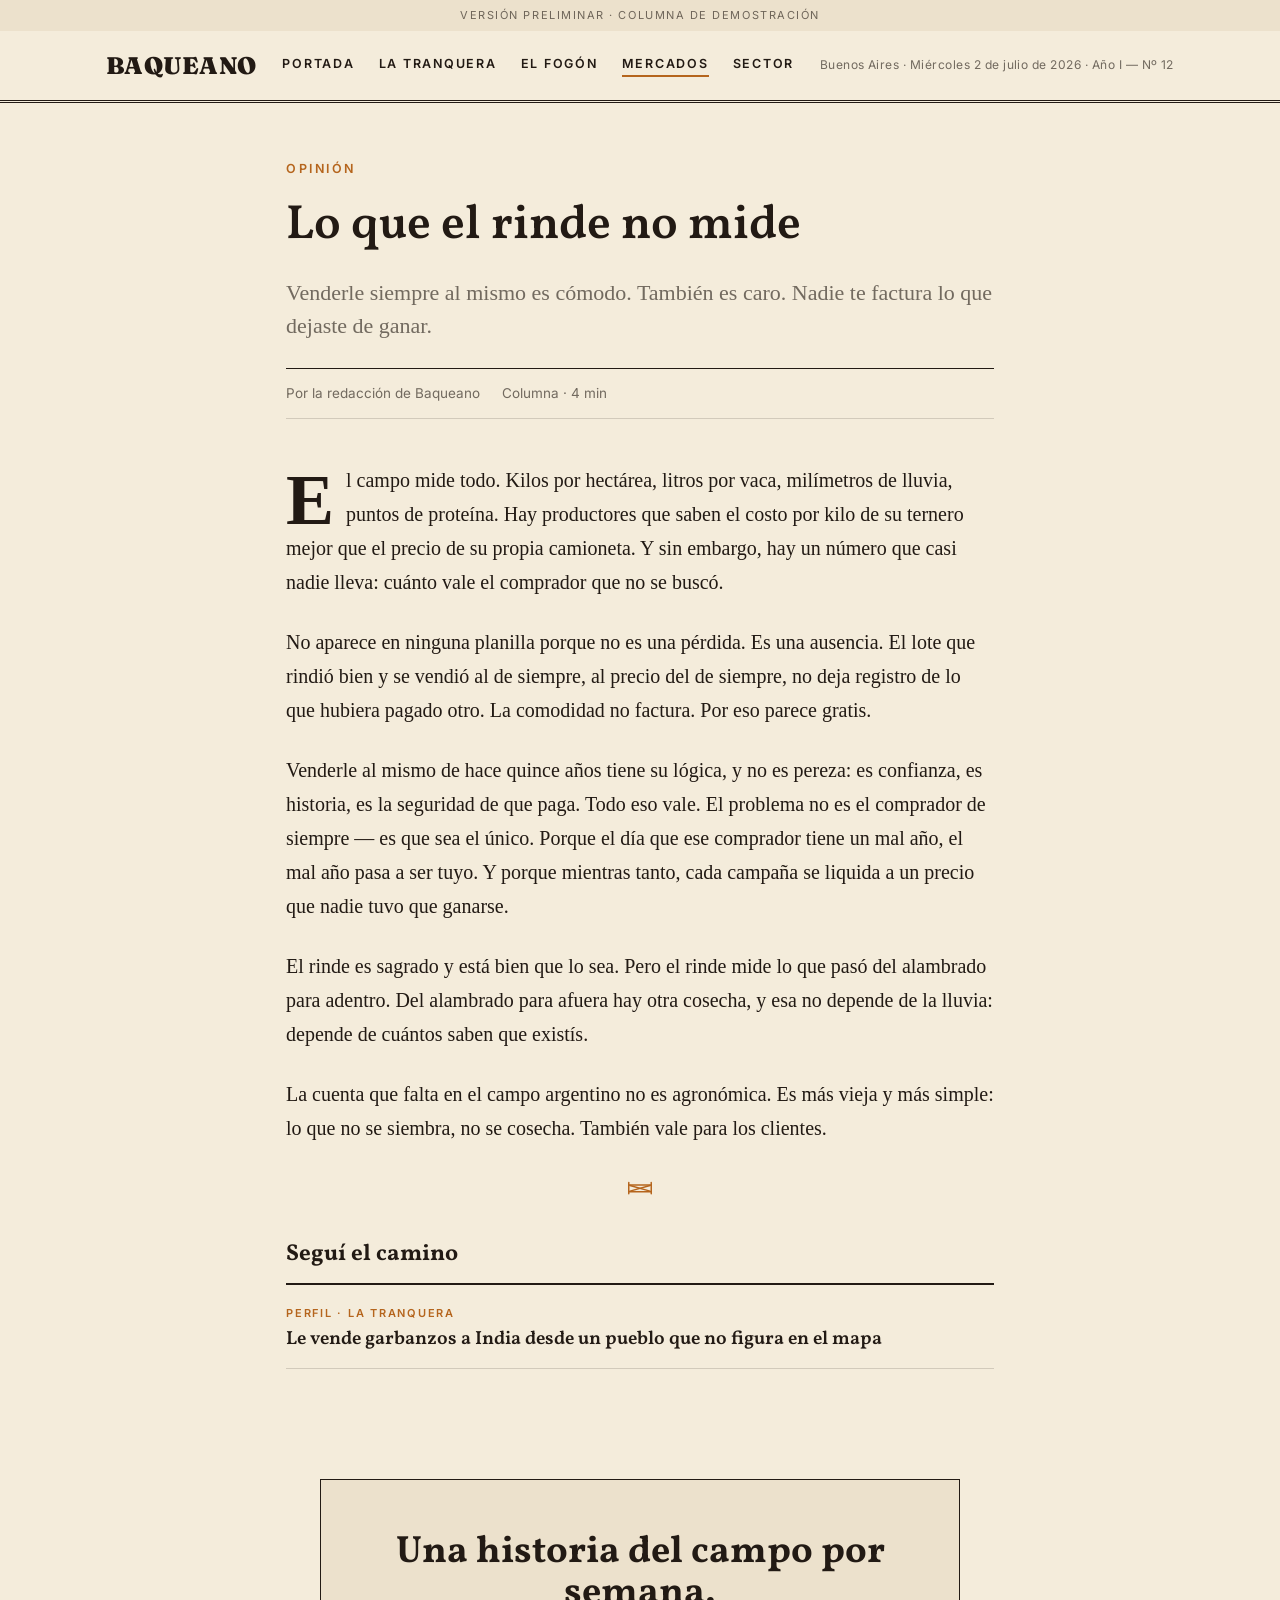
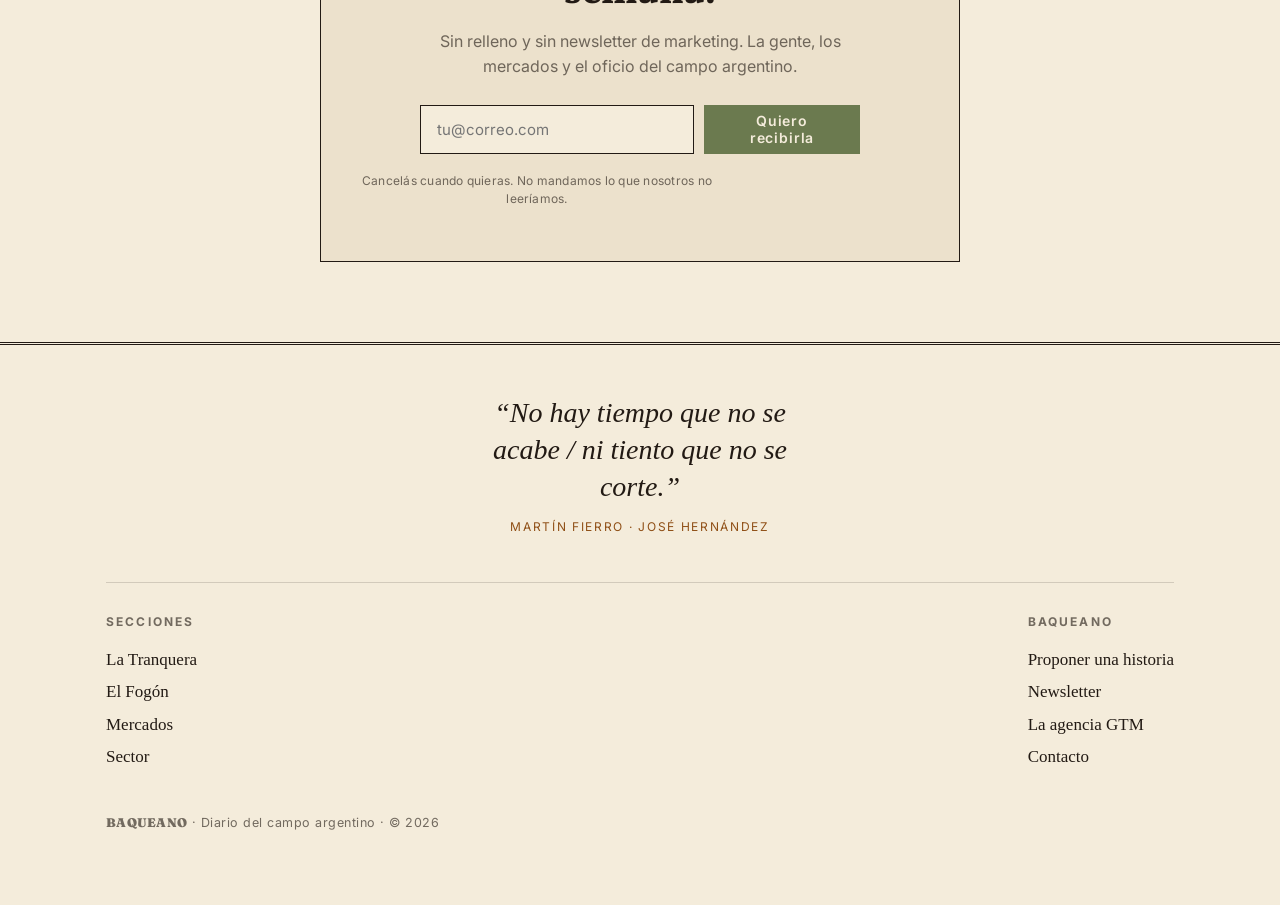
<file: portal/notas/columna-rinde-no-mide.html>
<!DOCTYPE html>
<html lang="es">
<head>
<meta charset="UTF-8">
<meta name="viewport" content="width=device-width, initial-scale=1.0">
<title>Lo que el rinde no mide — Baqueano</title>
<meta name="description" content="Venderle siempre al mismo es cómodo. También es caro. Nadie te factura lo que dejaste de ganar.">
<link rel="preconnect" href="https://fonts.googleapis.com">
<link rel="preconnect" href="https://fonts.gstatic.com" crossorigin>
<link href="https://fonts.googleapis.com/css2?family=Fraunces:ital,opsz,wght@0,9..144,400;0,9..144,600;0,9..144,900;1,9..144,400;1,9..144,600&family=Vollkorn:wght@600;700&family=Old+Standard+TT:ital,wght@0,400;0,700;1,400&family=Inter:wght@400;500;600&family=IBM+Plex+Mono:wght@400;500&display=swap" rel="stylesheet">
<link rel="stylesheet" href="../assets/portal.css">
</head>
<body>

  <div class="draft">Versión preliminar · columna de demostración</div>
  <!-- MASTHEAD compacto -->
  <header class="compacta">
    <div class="wrap inner">
      <a class="brand" href="../index.html">BAQUEANO</a>
      <nav aria-label="Secciones">
        <a href="../index.html">Portada</a>
<a href="../seccion/la-tranquera.html">La Tranquera</a>
<a href="../seccion/el-fogon.html">El Fogón</a>
<a href="../seccion/mercados.html" class="active">Mercados</a>
<a href="../seccion/sector.html">Sector</a>
      </nav>
      <span class="fecha">Buenos Aires · Miércoles 2 de julio de 2026 · Año I — Nº 12</span>
    </div>
  </header>

  <article>
    <header class="nota-head">
      <span class="kick">Opinión</span>
      <h1>Lo que el rinde no mide</h1>
      <p class="dek">Venderle siempre al mismo es cómodo. También es caro. Nadie te factura lo que dejaste de ganar.</p>
      <div class="nota-firma">
        <span>Por la redacción de Baqueano</span>
        <span>Columna · 4 min</span>
      </div>
    </header>


    <div class="nota-body">
<p>El campo mide todo. Kilos por hectárea, litros por vaca, milímetros de lluvia, puntos de proteína. Hay productores que saben el costo por kilo de su ternero mejor que el precio de su propia camioneta. Y sin embargo, hay un número que casi nadie lleva: cuánto vale el comprador que no se buscó.</p>
<p>No aparece en ninguna planilla porque no es una pérdida. Es una ausencia. El lote que rindió bien y se vendió al de siempre, al precio del de siempre, no deja registro de lo que hubiera pagado otro. La comodidad no factura. Por eso parece gratis.</p>
<p>Venderle al mismo de hace quince años tiene su lógica, y no es pereza: es confianza, es historia, es la seguridad de que paga. Todo eso vale. El problema no es el comprador de siempre — es que sea el único. Porque el día que ese comprador tiene un mal año, el mal año pasa a ser tuyo. Y porque mientras tanto, cada campaña se liquida a un precio que nadie tuvo que ganarse.</p>
<p>El rinde es sagrado y está bien que lo sea. Pero el rinde mide lo que pasó del alambrado para adentro. Del alambrado para afuera hay otra cosecha, y esa no depende de la lluvia: depende de cuántos saben que existís.</p>
<p>La cuenta que falta en el campo argentino no es agronómica. Es más vieja y más simple: lo que no se siembra, no se cosecha. También vale para los clientes.</p>
      <div class="fin" aria-hidden="true"><svg viewBox="0 0 48 26" fill="none" stroke="currentColor" stroke-width="2.4" stroke-linecap="round"><path d="M6 4 v18"/><path d="M42 4 v18"/><path d="M6 8 h36"/><path d="M6 19 h36"/><path d="M8 9 L40 18"/><path d="M40 9 L8 18"/></svg></div>
    </div>

    <aside class="relacionadas">
      <h2 class="head">Seguí el camino</h2>
      <a href="../notas/historia-garbanzos-india.html"><span class="tag">Perfil · La Tranquera</span><h4>Le vende garbanzos a India desde un pueblo que no figura en el mapa</h4></a>
    </aside>
  </article>

  <main class="wrap">
    <section class="news" id="news">
      <h3>Una historia del campo por semana.</h3>
      <p>Sin relleno y sin newsletter de marketing. La gente, los mercados y el oficio del campo argentino.</p>
      <form onsubmit="return false;">
        <input type="email" placeholder="tu@correo.com" aria-label="Tu correo">
        <button type="submit">Quiero recibirla</button>
      </form>
      <p class="fine">Cancelás cuando quieras. No mandamos lo que nosotros no leeríamos.</p>
    </section>
  </main>

  <footer>
    <div class="wrap">
      <p class="remate">“No hay tiempo que no se acabe / ni tiento que no se corte.”</p>
      <p class="remate-src">Martín Fierro · José Hernández</p>
      <div class="foot-cols">
        <div><h5>Secciones</h5><a href="../seccion/la-tranquera.html">La Tranquera</a><a href="../seccion/el-fogon.html">El Fogón</a><a href="../seccion/mercados.html">Mercados</a><a href="../seccion/sector.html">Sector</a></div>
        <div><h5>Baqueano</h5><a href="#">Proponer una historia</a><a href="#news">Newsletter</a><a href="../../agencia/index.html">La agencia GTM</a><a href="../../agencia/contacto.html">Contacto</a></div>
      </div>
      <p class="colophon"><b>BAQUEANO</b> · Diario del campo argentino · © 2026</p>
    </div>
  </footer>

</body>
</html>
</file>
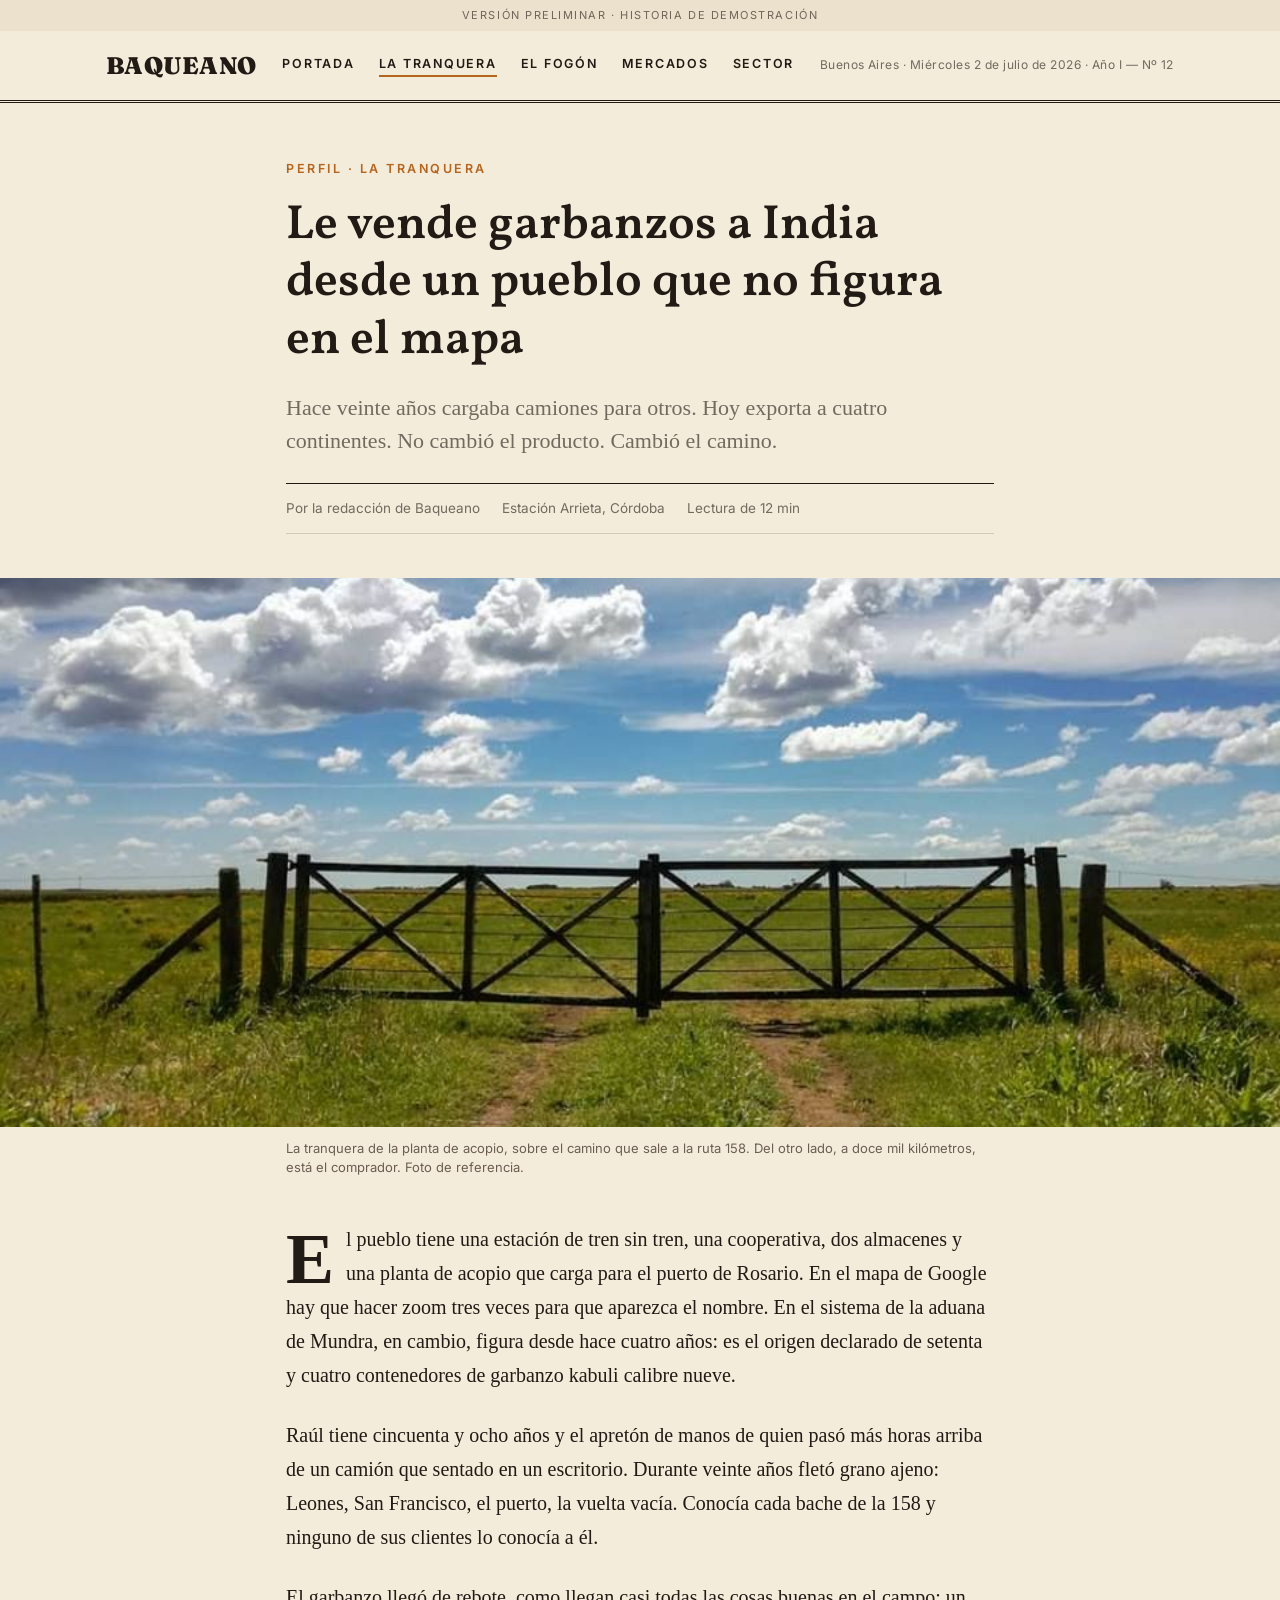
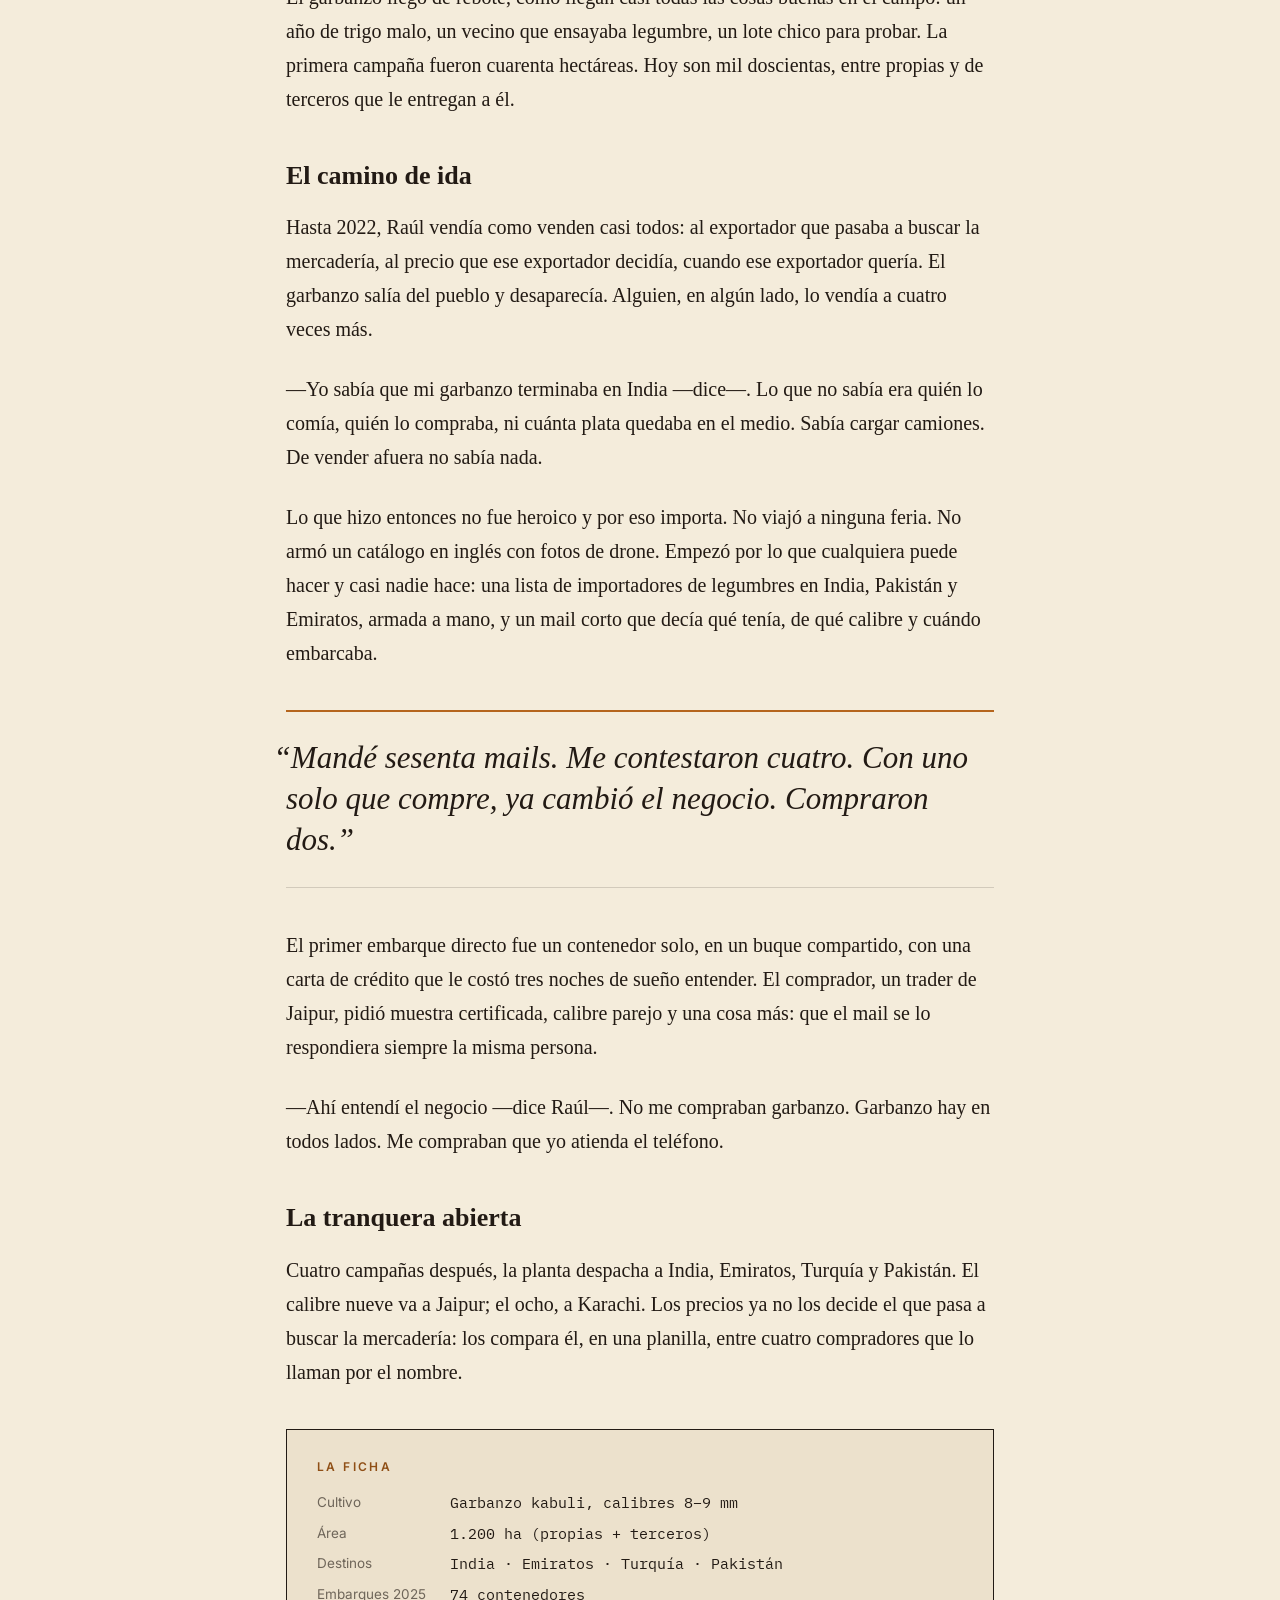
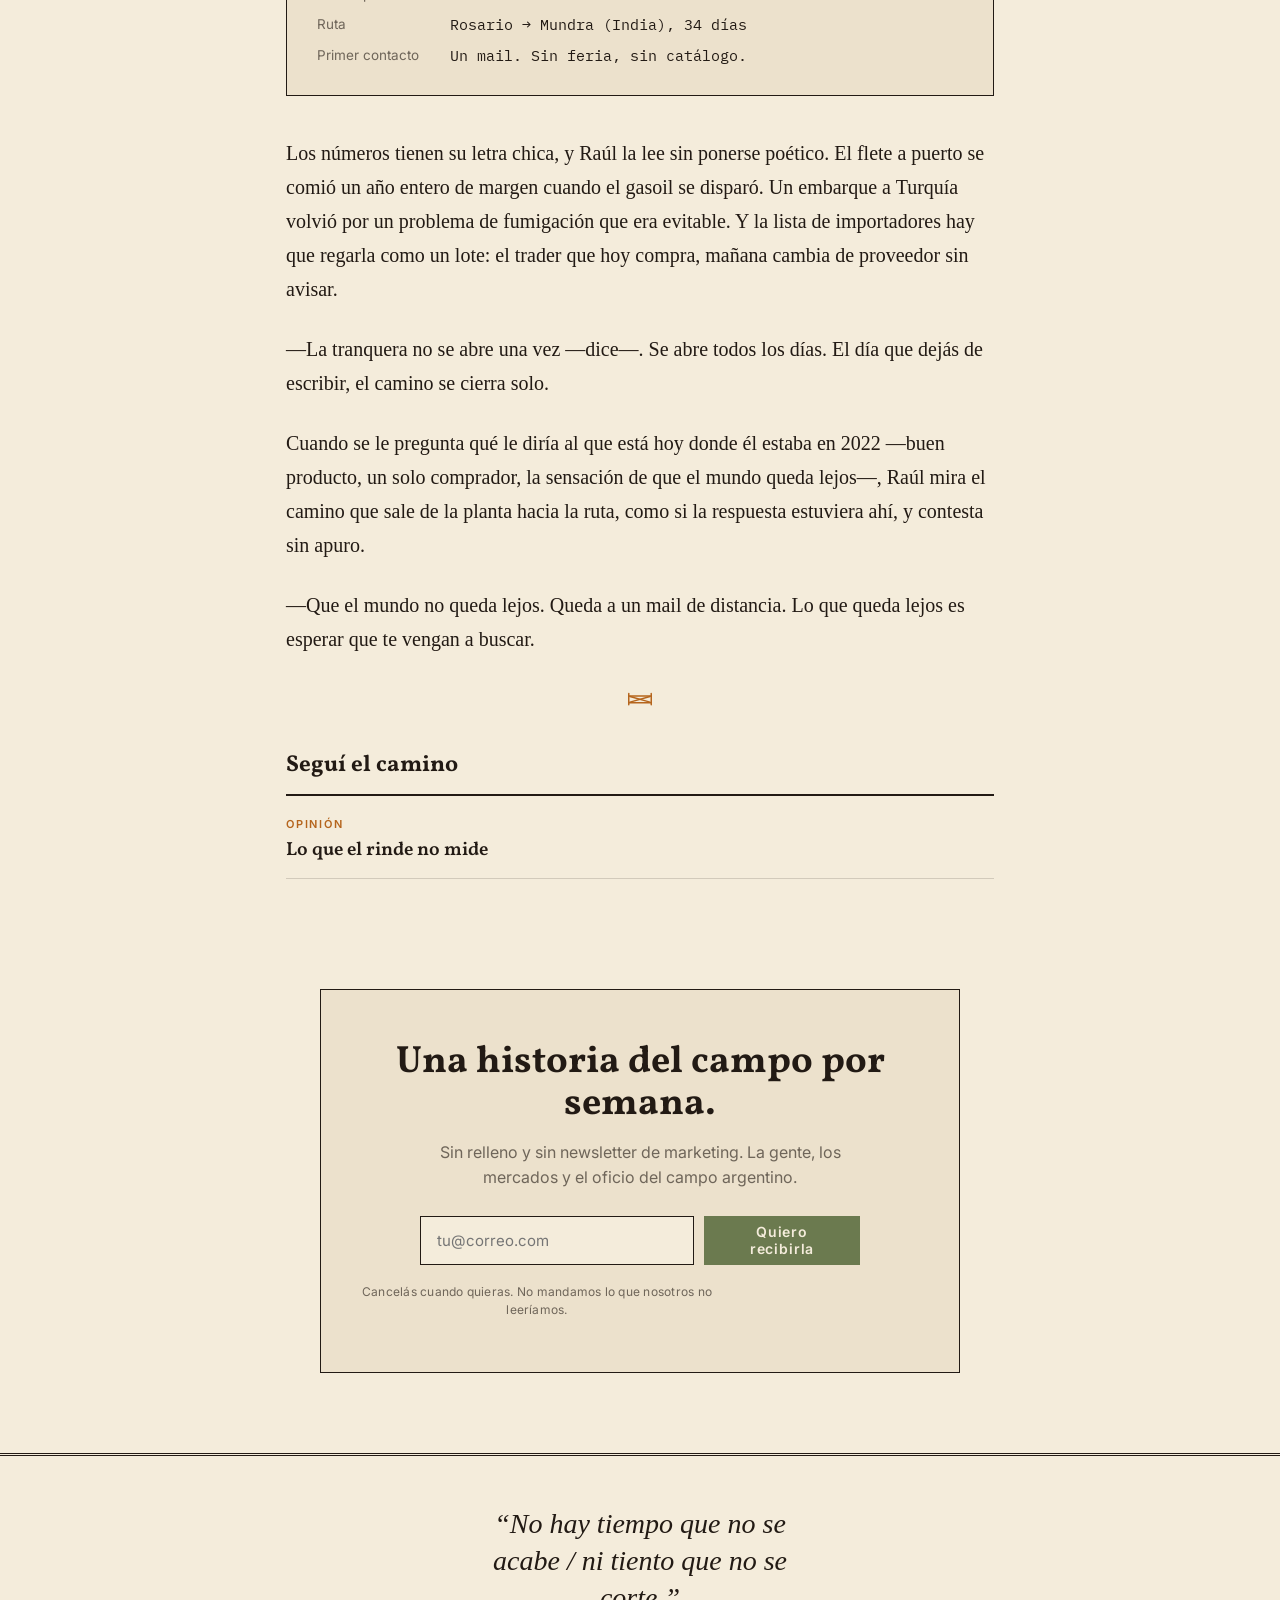
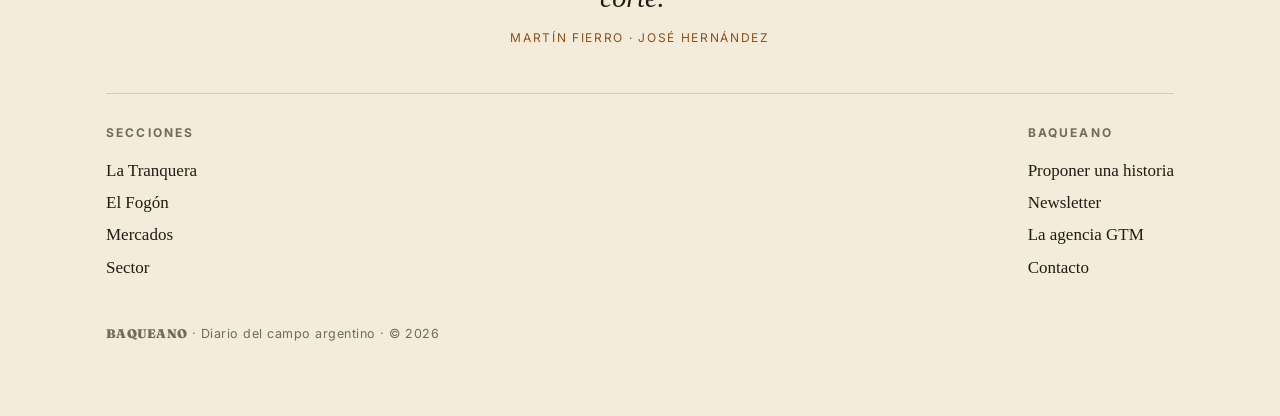
<file: portal/notas/historia-garbanzos-india.html>
<!DOCTYPE html>
<html lang="es">
<head>
<meta charset="UTF-8">
<meta name="viewport" content="width=device-width, initial-scale=1.0">
<title>Le vende garbanzos a India desde un pueblo que no figura en el mapa — Baqueano</title>
<meta name="description" content="Hace veinte años cargaba camiones para otros. Hoy exporta a cuatro continentes. No cambió el producto. Cambió el camino.">
<link rel="preconnect" href="https://fonts.googleapis.com">
<link rel="preconnect" href="https://fonts.gstatic.com" crossorigin>
<link href="https://fonts.googleapis.com/css2?family=Fraunces:ital,opsz,wght@0,9..144,400;0,9..144,600;0,9..144,900;1,9..144,400;1,9..144,600&family=Vollkorn:wght@600;700&family=Old+Standard+TT:ital,wght@0,400;0,700;1,400&family=Inter:wght@400;500;600&family=IBM+Plex+Mono:wght@400;500&display=swap" rel="stylesheet">
<link rel="stylesheet" href="../assets/portal.css">
</head>
<body>

  <div class="draft">Versión preliminar · historia de demostración</div>
  <!-- MASTHEAD compacto -->
  <header class="compacta">
    <div class="wrap inner">
      <a class="brand" href="../index.html">BAQUEANO</a>
      <nav aria-label="Secciones">
        <a href="../index.html">Portada</a>
<a href="../seccion/la-tranquera.html" class="active">La Tranquera</a>
<a href="../seccion/el-fogon.html">El Fogón</a>
<a href="../seccion/mercados.html">Mercados</a>
<a href="../seccion/sector.html">Sector</a>
      </nav>
      <span class="fecha">Buenos Aires · Miércoles 2 de julio de 2026 · Año I — Nº 12</span>
    </div>
  </header>

  <article>
    <header class="nota-head">
      <span class="kick">Perfil · La Tranquera</span>
      <h1>Le vende garbanzos a India desde un pueblo que no figura en el mapa</h1>
      <p class="dek">Hace veinte años cargaba camiones para otros. Hoy exporta a cuatro continentes. No cambió el producto. Cambió el camino.</p>
      <div class="nota-firma">
        <span>Por la redacción de Baqueano</span>
<span>Estación Arrieta, Córdoba</span>        <span>Lectura de 12 min</span>
      </div>
    </header>

    <figure class="nota-foto">
      <div class="photo"><img src="../fotos/tranquera-camino.jpg" alt="Tranquera de varillas cruzadas sobre un camino de tierra, con cielo de cúmulos"></div>
<figcaption>La tranquera de la planta de acopio, sobre el camino que sale a la ruta 158. Del otro lado, a doce mil kilómetros, está el comprador. Foto de referencia.</figcaption>    </figure>

    <div class="nota-body">
<p>El pueblo tiene una estación de tren sin tren, una cooperativa, dos almacenes y una planta de acopio que carga para el puerto de Rosario. En el mapa de Google hay que hacer zoom tres veces para que aparezca el nombre. En el sistema de la aduana de Mundra, en cambio, figura desde hace cuatro años: es el origen declarado de setenta y cuatro contenedores de garbanzo kabuli calibre nueve.</p>
<p>Raúl tiene cincuenta y ocho años y el apretón de manos de quien pasó más horas arriba de un camión que sentado en un escritorio. Durante veinte años fletó grano ajeno: Leones, San Francisco, el puerto, la vuelta vacía. Conocía cada bache de la 158 y ninguno de sus clientes lo conocía a él.</p>
<p>El garbanzo llegó de rebote, como llegan casi todas las cosas buenas en el campo: un año de trigo malo, un vecino que ensayaba legumbre, un lote chico para probar. La primera campaña fueron cuarenta hectáreas. Hoy son mil doscientas, entre propias y de terceros que le entregan a él.</p>
<h2>El camino de ida</h2>
<p>Hasta 2022, Raúl vendía como venden casi todos: al exportador que pasaba a buscar la mercadería, al precio que ese exportador decidía, cuando ese exportador quería. El garbanzo salía del pueblo y desaparecía. Alguien, en algún lado, lo vendía a cuatro veces más.</p>
<p>—Yo sabía que mi garbanzo terminaba en India —dice—. Lo que no sabía era quién lo comía, quién lo compraba, ni cuánta plata quedaba en el medio. Sabía cargar camiones. De vender afuera no sabía nada.</p>
<p>Lo que hizo entonces no fue heroico y por eso importa. No viajó a ninguna feria. No armó un catálogo en inglés con fotos de drone. Empezó por lo que cualquiera puede hacer y casi nadie hace: una lista de importadores de legumbres en India, Pakistán y Emiratos, armada a mano, y un mail corto que decía qué tenía, de qué calibre y cuándo embarcaba.</p>
<div class="pull">“Mandé sesenta mails. Me contestaron cuatro. Con uno solo que compre, ya cambió el negocio. Compraron dos.”</div>
<p>El primer embarque directo fue un contenedor solo, en un buque compartido, con una carta de crédito que le costó tres noches de sueño entender. El comprador, un trader de Jaipur, pidió muestra certificada, calibre parejo y una cosa más: que el mail se lo respondiera siempre la misma persona.</p>
<p>—Ahí entendí el negocio —dice Raúl—. No me compraban garbanzo. Garbanzo hay en todos lados. Me compraban que yo atienda el teléfono.</p>
<h2>La tranquera abierta</h2>
<p>Cuatro campañas después, la planta despacha a India, Emiratos, Turquía y Pakistán. El calibre nueve va a Jaipur; el ocho, a Karachi. Los precios ya no los decide el que pasa a buscar la mercadería: los compara él, en una planilla, entre cuatro compradores que lo llaman por el nombre.</p>
<div class="ficha" role="complementary" aria-label="Ficha"><h3>La ficha</h3><dl><dt>Cultivo</dt><dd>Garbanzo kabuli, calibres 8–9 mm</dd><dt>Área</dt><dd>1.200 ha (propias + terceros)</dd><dt>Destinos</dt><dd>India · Emiratos · Turquía · Pakistán</dd><dt>Embarques 2025</dt><dd>74 contenedores</dd><dt>Ruta</dt><dd>Rosario → Mundra (India), 34 días</dd><dt>Primer contacto</dt><dd>Un mail. Sin feria, sin catálogo.</dd></dl></div>
<p>Los números tienen su letra chica, y Raúl la lee sin ponerse poético. El flete a puerto se comió un año entero de margen cuando el gasoil se disparó. Un embarque a Turquía volvió por un problema de fumigación que era evitable. Y la lista de importadores hay que regarla como un lote: el trader que hoy compra, mañana cambia de proveedor sin avisar.</p>
<p>—La tranquera no se abre una vez —dice—. Se abre todos los días. El día que dejás de escribir, el camino se cierra solo.</p>
<p>Cuando se le pregunta qué le diría al que está hoy donde él estaba en 2022 —buen producto, un solo comprador, la sensación de que el mundo queda lejos—, Raúl mira el camino que sale de la planta hacia la ruta, como si la respuesta estuviera ahí, y contesta sin apuro.</p>
<p>—Que el mundo no queda lejos. Queda a un mail de distancia. Lo que queda lejos es esperar que te vengan a buscar.</p>
      <div class="fin" aria-hidden="true"><svg viewBox="0 0 48 26" fill="none" stroke="currentColor" stroke-width="2.4" stroke-linecap="round"><path d="M6 4 v18"/><path d="M42 4 v18"/><path d="M6 8 h36"/><path d="M6 19 h36"/><path d="M8 9 L40 18"/><path d="M40 9 L8 18"/></svg></div>
    </div>

    <aside class="relacionadas">
      <h2 class="head">Seguí el camino</h2>
      <a href="../notas/columna-rinde-no-mide.html"><span class="tag">Opinión</span><h4>Lo que el rinde no mide</h4></a>
    </aside>
  </article>

  <main class="wrap">
    <section class="news" id="news">
      <h3>Una historia del campo por semana.</h3>
      <p>Sin relleno y sin newsletter de marketing. La gente, los mercados y el oficio del campo argentino.</p>
      <form onsubmit="return false;">
        <input type="email" placeholder="tu@correo.com" aria-label="Tu correo">
        <button type="submit">Quiero recibirla</button>
      </form>
      <p class="fine">Cancelás cuando quieras. No mandamos lo que nosotros no leeríamos.</p>
    </section>
  </main>

  <footer>
    <div class="wrap">
      <p class="remate">“No hay tiempo que no se acabe / ni tiento que no se corte.”</p>
      <p class="remate-src">Martín Fierro · José Hernández</p>
      <div class="foot-cols">
        <div><h5>Secciones</h5><a href="../seccion/la-tranquera.html">La Tranquera</a><a href="../seccion/el-fogon.html">El Fogón</a><a href="../seccion/mercados.html">Mercados</a><a href="../seccion/sector.html">Sector</a></div>
        <div><h5>Baqueano</h5><a href="#">Proponer una historia</a><a href="#news">Newsletter</a><a href="../../agencia/index.html">La agencia GTM</a><a href="../../agencia/contacto.html">Contacto</a></div>
      </div>
      <p class="colophon"><b>BAQUEANO</b> · Diario del campo argentino · © 2026</p>
    </div>
  </footer>

</body>
</html>
</file>
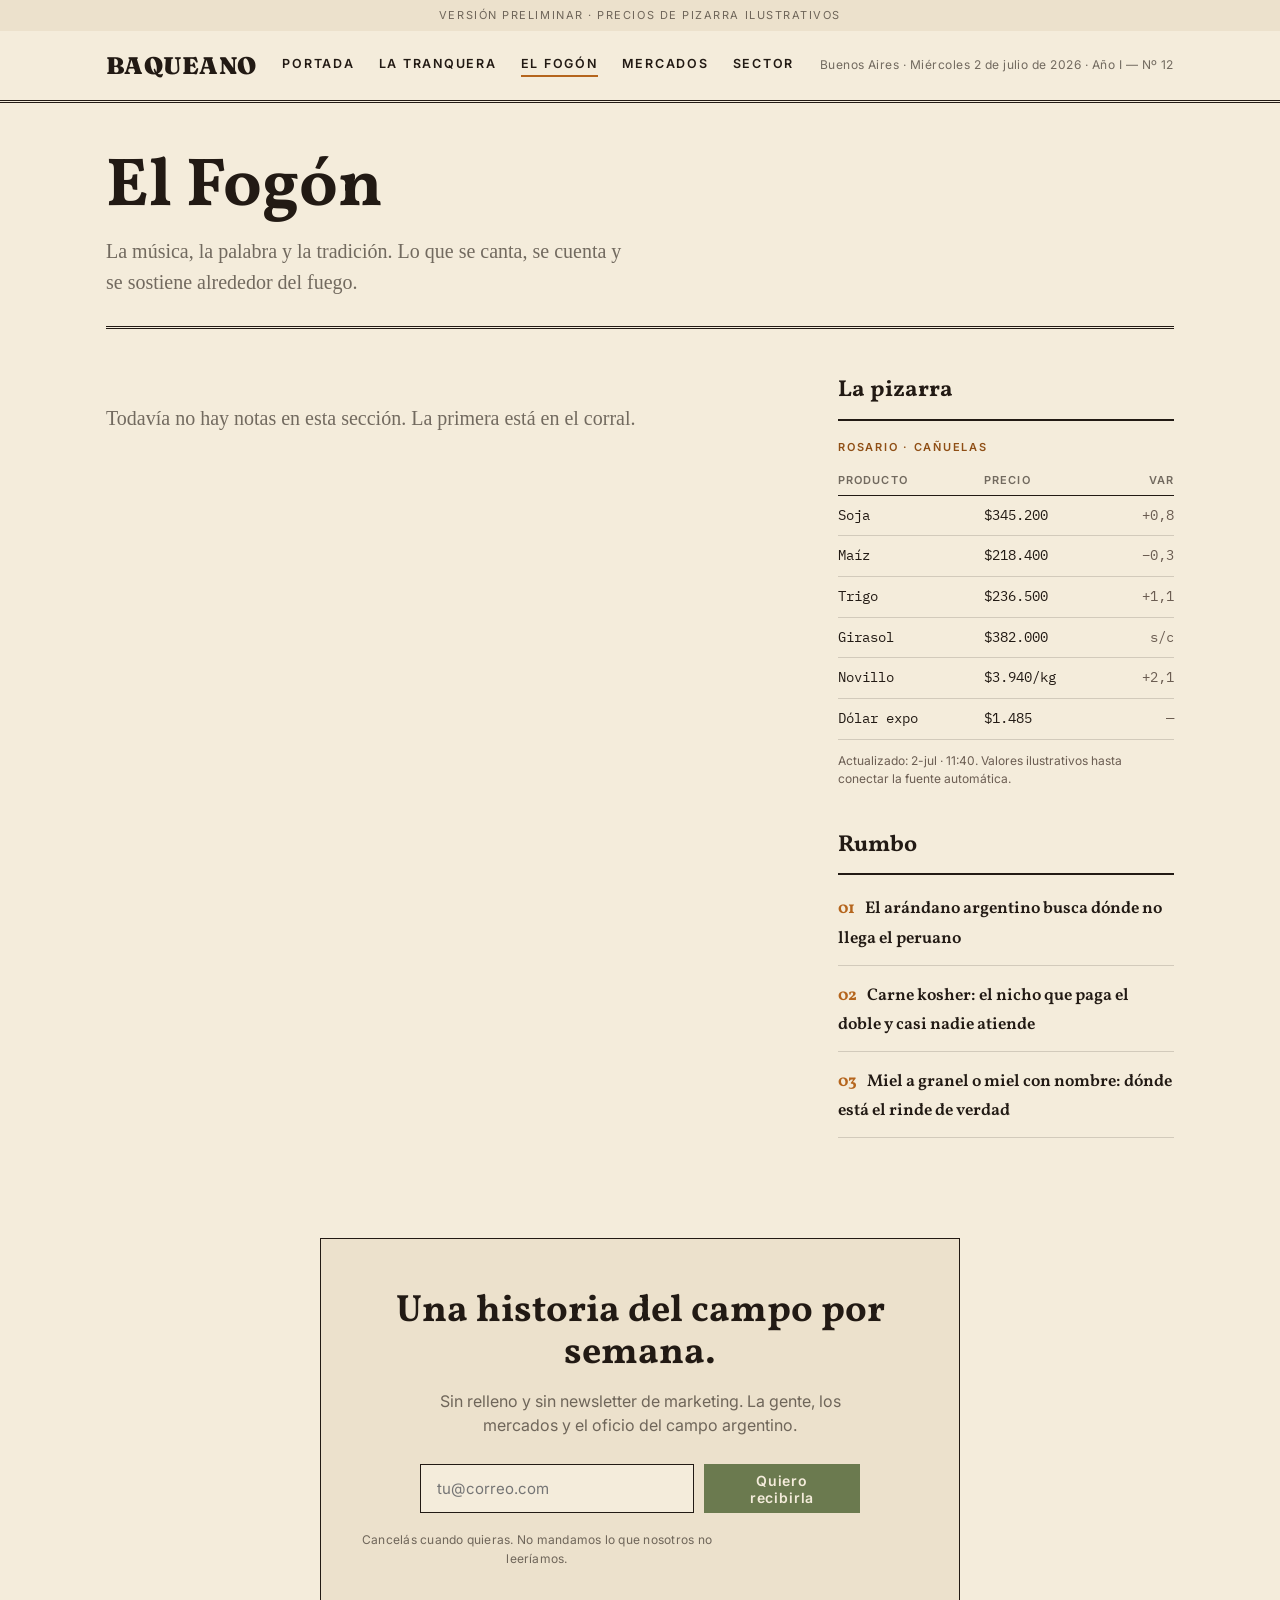
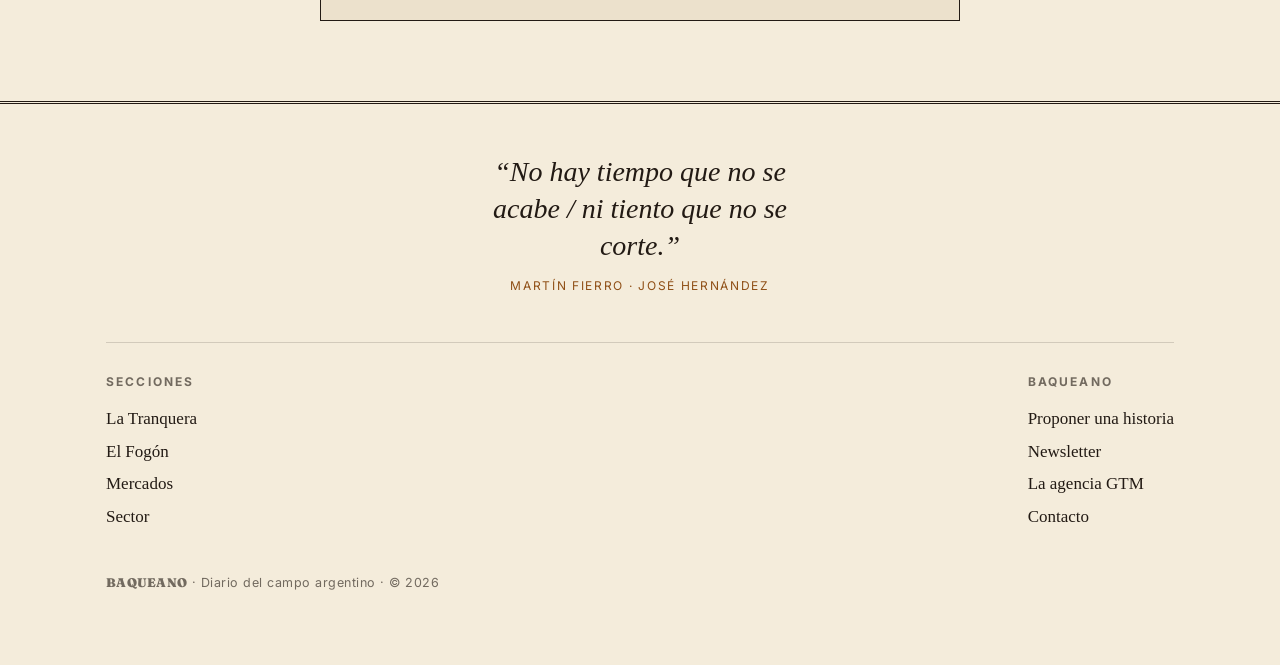
<file: portal/seccion/el-fogon.html>
<!DOCTYPE html>
<html lang="es">
<head>
<meta charset="UTF-8">
<meta name="viewport" content="width=device-width, initial-scale=1.0">
<title>El Fogón — Baqueano, diario del campo argentino</title>
<meta name="description" content="La música, la palabra y la tradición. Lo que se canta, se cuenta y se sostiene alrededor del fuego.">
<link rel="preconnect" href="https://fonts.googleapis.com">
<link rel="preconnect" href="https://fonts.gstatic.com" crossorigin>
<link href="https://fonts.googleapis.com/css2?family=Fraunces:ital,opsz,wght@0,9..144,400;0,9..144,600;0,9..144,900;1,9..144,400;1,9..144,600&family=Vollkorn:wght@600;700&family=Old+Standard+TT:ital,wght@0,400;0,700;1,400&family=Inter:wght@400;500;600&family=IBM+Plex+Mono:wght@400;500&display=swap" rel="stylesheet">
<link rel="stylesheet" href="../assets/portal.css">
</head>
<body>

  <div class="draft">Versión preliminar · precios de pizarra ilustrativos</div>
  <!-- MASTHEAD compacto -->
  <header class="compacta">
    <div class="wrap inner">
      <a class="brand" href="../index.html">BAQUEANO</a>
      <nav aria-label="Secciones">
        <a href="../index.html">Portada</a>
<a href="../seccion/la-tranquera.html">La Tranquera</a>
<a href="../seccion/el-fogon.html" class="active">El Fogón</a>
<a href="../seccion/mercados.html">Mercados</a>
<a href="../seccion/sector.html">Sector</a>
      </nav>
      <span class="fecha">Buenos Aires · Miércoles 2 de julio de 2026 · Año I — Nº 12</span>
    </div>
  </header>

  <main class="wrap">
    <header class="seccion-head">
      <h1>El Fogón</h1>
      <p class="dek">La música, la palabra y la tradición. Lo que se canta, se cuenta y se sostiene alrededor del fuego.</p>
    </header>

    <div class="seccion-cuerpo">
      <section>


        <p style="font-family: var(--lectura); font-size: 20px; color: var(--tinta-60); padding: 10px 0 60px;">
          Todavía no hay notas en esta sección. La primera está en el corral.
        </p>
      </section>

      <!-- COSTADO -->
      <aside class="costado">
        <h3 class="head">La pizarra</h3>
        <table class="tabla-pizarra">
          <caption>Rosario · Cañuelas</caption>
          <thead><tr><th>Producto</th><th>Precio</th><th>Var</th></tr></thead>
          <tbody>
            <tr><td>Soja</td><td>$345.200</td><td class="var">+0,8</td></tr>
            <tr><td>Maíz</td><td>$218.400</td><td class="var">−0,3</td></tr>
            <tr><td>Trigo</td><td>$236.500</td><td class="var">+1,1</td></tr>
            <tr><td>Girasol</td><td>$382.000</td><td class="var">s/c</td></tr>
            <tr><td>Novillo</td><td>$3.940/kg</td><td class="var">+2,1</td></tr>
            <tr><td>Dólar expo</td><td>$1.485</td><td class="var">—</td></tr>
          </tbody>
        </table>
        <p class="nota-fuente">Actualizado: 2-jul · 11:40. Valores ilustrativos hasta conectar la fuente automática.</p>

        <h3 class="head">Rumbo</h3>
        <a class="mini"><span class="num">01</span><h4>El arándano argentino busca dónde no llega el peruano</h4></a>
        <a class="mini"><span class="num">02</span><h4>Carne kosher: el nicho que paga el doble y casi nadie atiende</h4></a>
        <a class="mini"><span class="num">03</span><h4>Miel a granel o miel con nombre: dónde está el rinde de verdad</h4></a>
      </aside>
    </div>
  </main>

  <main class="wrap">
    <section class="news" id="news">
      <h3>Una historia del campo por semana.</h3>
      <p>Sin relleno y sin newsletter de marketing. La gente, los mercados y el oficio del campo argentino.</p>
      <form onsubmit="return false;">
        <input type="email" placeholder="tu@correo.com" aria-label="Tu correo">
        <button type="submit">Quiero recibirla</button>
      </form>
      <p class="fine">Cancelás cuando quieras. No mandamos lo que nosotros no leeríamos.</p>
    </section>
  </main>

  <footer>
    <div class="wrap">
      <p class="remate">“No hay tiempo que no se acabe / ni tiento que no se corte.”</p>
      <p class="remate-src">Martín Fierro · José Hernández</p>
      <div class="foot-cols">
        <div><h5>Secciones</h5><a href="../seccion/la-tranquera.html">La Tranquera</a><a href="../seccion/el-fogon.html">El Fogón</a><a href="../seccion/mercados.html">Mercados</a><a href="../seccion/sector.html">Sector</a></div>
        <div><h5>Baqueano</h5><a href="#">Proponer una historia</a><a href="#news">Newsletter</a><a href="../../agencia/index.html">La agencia GTM</a><a href="../../agencia/contacto.html">Contacto</a></div>
      </div>
      <p class="colophon"><b>BAQUEANO</b> · Diario del campo argentino · © 2026</p>
    </div>
  </footer>

</body>
</html>
</file>
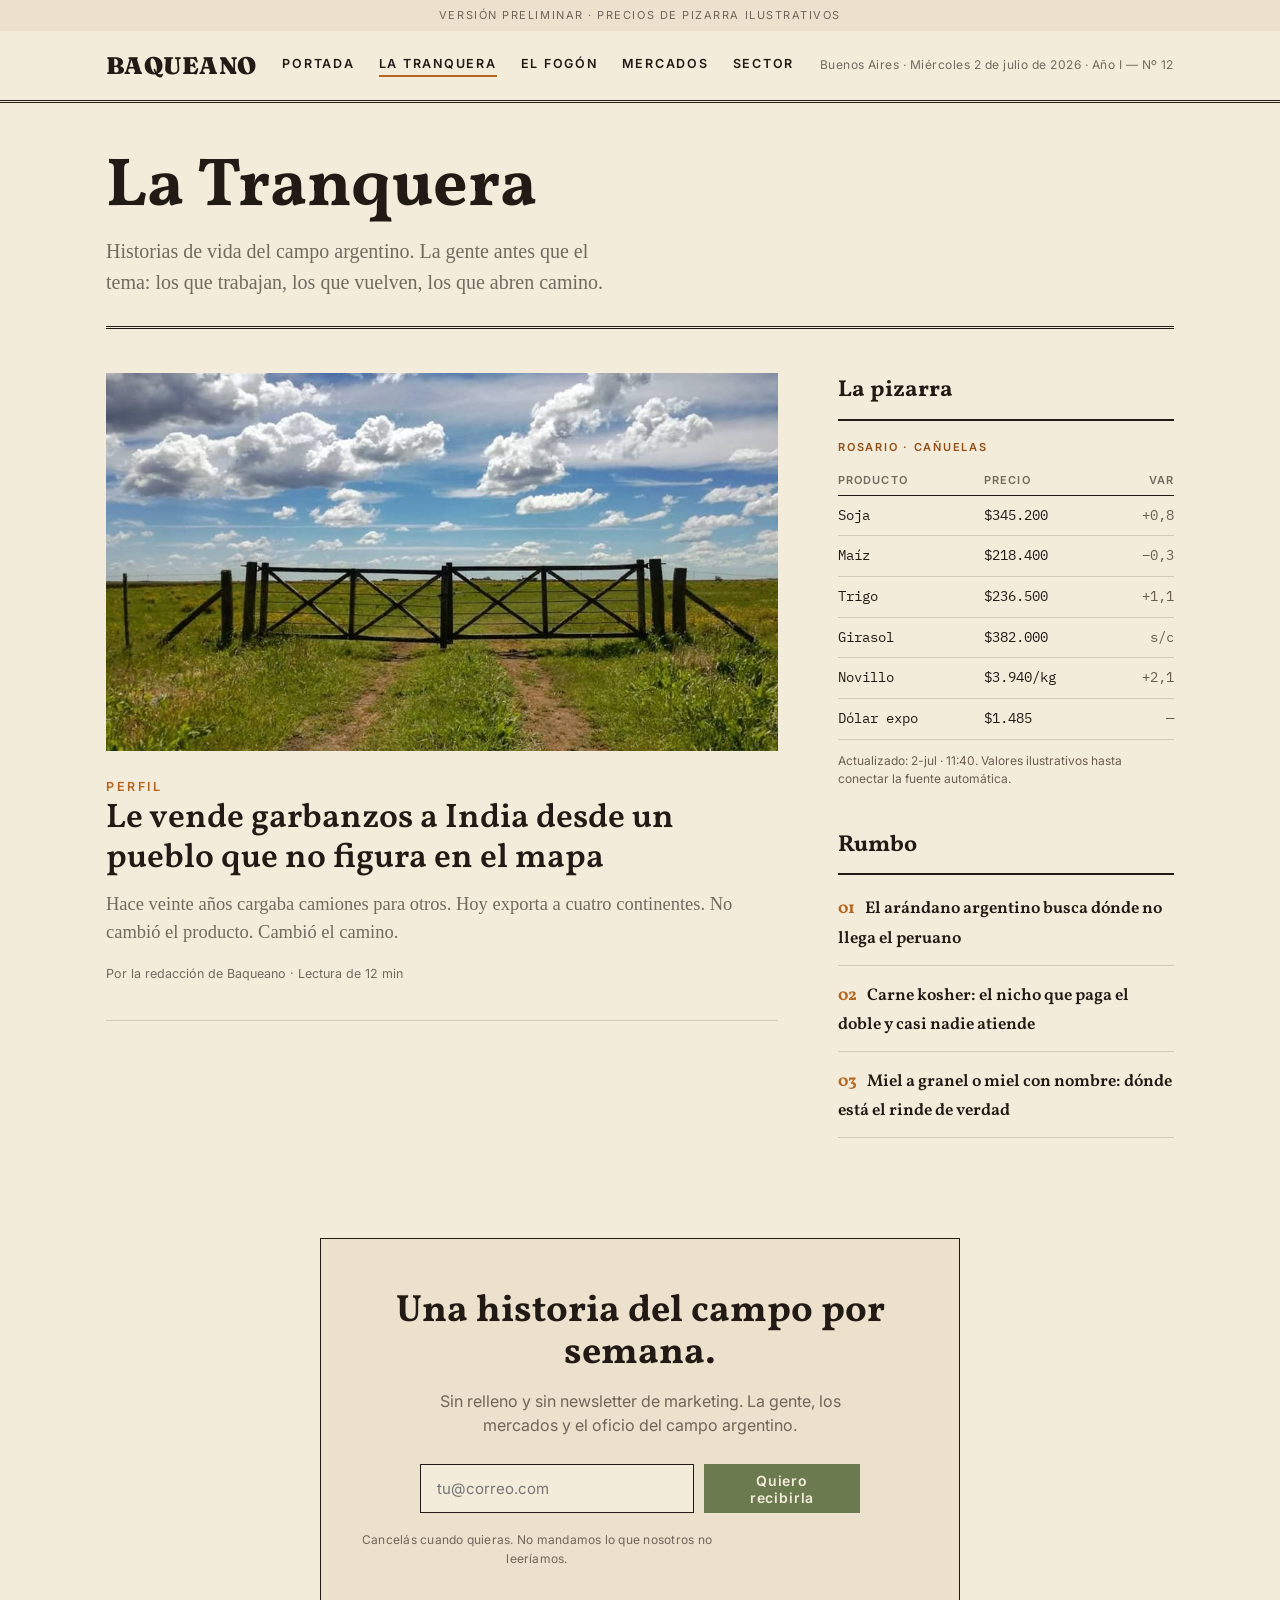
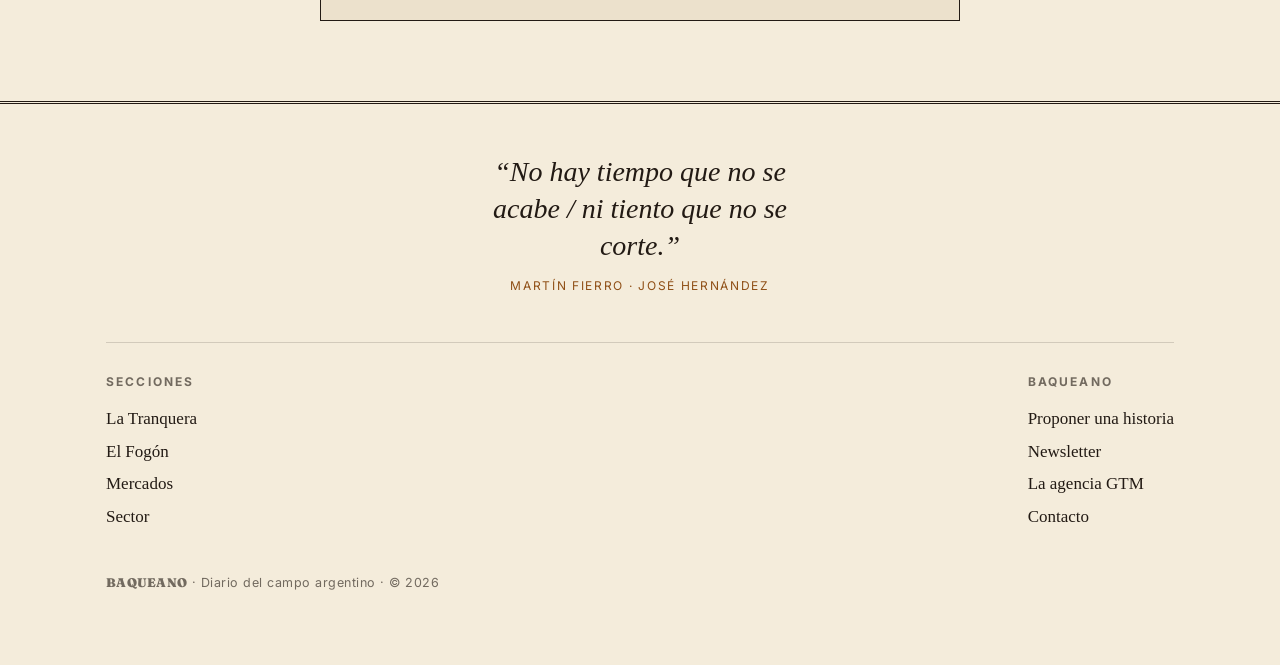
<file: portal/seccion/la-tranquera.html>
<!DOCTYPE html>
<html lang="es">
<head>
<meta charset="UTF-8">
<meta name="viewport" content="width=device-width, initial-scale=1.0">
<title>La Tranquera — Baqueano, diario del campo argentino</title>
<meta name="description" content="Historias de vida del campo argentino. La gente antes que el tema: los que trabajan, los que vuelven, los que abren camino.">
<link rel="preconnect" href="https://fonts.googleapis.com">
<link rel="preconnect" href="https://fonts.gstatic.com" crossorigin>
<link href="https://fonts.googleapis.com/css2?family=Fraunces:ital,opsz,wght@0,9..144,400;0,9..144,600;0,9..144,900;1,9..144,400;1,9..144,600&family=Vollkorn:wght@600;700&family=Old+Standard+TT:ital,wght@0,400;0,700;1,400&family=Inter:wght@400;500;600&family=IBM+Plex+Mono:wght@400;500&display=swap" rel="stylesheet">
<link rel="stylesheet" href="../assets/portal.css">
</head>
<body>

  <div class="draft">Versión preliminar · precios de pizarra ilustrativos</div>
  <!-- MASTHEAD compacto -->
  <header class="compacta">
    <div class="wrap inner">
      <a class="brand" href="../index.html">BAQUEANO</a>
      <nav aria-label="Secciones">
        <a href="../index.html">Portada</a>
<a href="../seccion/la-tranquera.html" class="active">La Tranquera</a>
<a href="../seccion/el-fogon.html">El Fogón</a>
<a href="../seccion/mercados.html">Mercados</a>
<a href="../seccion/sector.html">Sector</a>
      </nav>
      <span class="fecha">Buenos Aires · Miércoles 2 de julio de 2026 · Año I — Nº 12</span>
    </div>
  </header>

  <main class="wrap">
    <header class="seccion-head">
      <h1>La Tranquera</h1>
      <p class="dek">Historias de vida del campo argentino. La gente antes que el tema: los que trabajan, los que vuelven, los que abren camino.</p>
    </header>

    <div class="seccion-cuerpo">
      <section>
        <a class="destacada" href="../notas/historia-garbanzos-india.html">
<div class="photo"><img src="../fotos/tranquera-camino.jpg" alt="Tranquera de varillas cruzadas sobre un camino de tierra, con cielo de cúmulos"></div>          <span class="kick">Perfil</span>
          <h2>Le vende garbanzos a India desde un pueblo que no figura en el mapa</h2>
          <p class="dek">Hace veinte años cargaba camiones para otros. Hoy exporta a cuatro continentes. No cambió el producto. Cambió el camino.</p>
          <span class="mins">Por la redacción de Baqueano · Lectura de 12 min</span>
        </a>


      </section>

      <!-- COSTADO -->
      <aside class="costado">
        <h3 class="head">La pizarra</h3>
        <table class="tabla-pizarra">
          <caption>Rosario · Cañuelas</caption>
          <thead><tr><th>Producto</th><th>Precio</th><th>Var</th></tr></thead>
          <tbody>
            <tr><td>Soja</td><td>$345.200</td><td class="var">+0,8</td></tr>
            <tr><td>Maíz</td><td>$218.400</td><td class="var">−0,3</td></tr>
            <tr><td>Trigo</td><td>$236.500</td><td class="var">+1,1</td></tr>
            <tr><td>Girasol</td><td>$382.000</td><td class="var">s/c</td></tr>
            <tr><td>Novillo</td><td>$3.940/kg</td><td class="var">+2,1</td></tr>
            <tr><td>Dólar expo</td><td>$1.485</td><td class="var">—</td></tr>
          </tbody>
        </table>
        <p class="nota-fuente">Actualizado: 2-jul · 11:40. Valores ilustrativos hasta conectar la fuente automática.</p>

        <h3 class="head">Rumbo</h3>
        <a class="mini"><span class="num">01</span><h4>El arándano argentino busca dónde no llega el peruano</h4></a>
        <a class="mini"><span class="num">02</span><h4>Carne kosher: el nicho que paga el doble y casi nadie atiende</h4></a>
        <a class="mini"><span class="num">03</span><h4>Miel a granel o miel con nombre: dónde está el rinde de verdad</h4></a>
      </aside>
    </div>
  </main>

  <main class="wrap">
    <section class="news" id="news">
      <h3>Una historia del campo por semana.</h3>
      <p>Sin relleno y sin newsletter de marketing. La gente, los mercados y el oficio del campo argentino.</p>
      <form onsubmit="return false;">
        <input type="email" placeholder="tu@correo.com" aria-label="Tu correo">
        <button type="submit">Quiero recibirla</button>
      </form>
      <p class="fine">Cancelás cuando quieras. No mandamos lo que nosotros no leeríamos.</p>
    </section>
  </main>

  <footer>
    <div class="wrap">
      <p class="remate">“No hay tiempo que no se acabe / ni tiento que no se corte.”</p>
      <p class="remate-src">Martín Fierro · José Hernández</p>
      <div class="foot-cols">
        <div><h5>Secciones</h5><a href="../seccion/la-tranquera.html">La Tranquera</a><a href="../seccion/el-fogon.html">El Fogón</a><a href="../seccion/mercados.html">Mercados</a><a href="../seccion/sector.html">Sector</a></div>
        <div><h5>Baqueano</h5><a href="#">Proponer una historia</a><a href="#news">Newsletter</a><a href="../../agencia/index.html">La agencia GTM</a><a href="../../agencia/contacto.html">Contacto</a></div>
      </div>
      <p class="colophon"><b>BAQUEANO</b> · Diario del campo argentino · © 2026</p>
    </div>
  </footer>

</body>
</html>
</file>
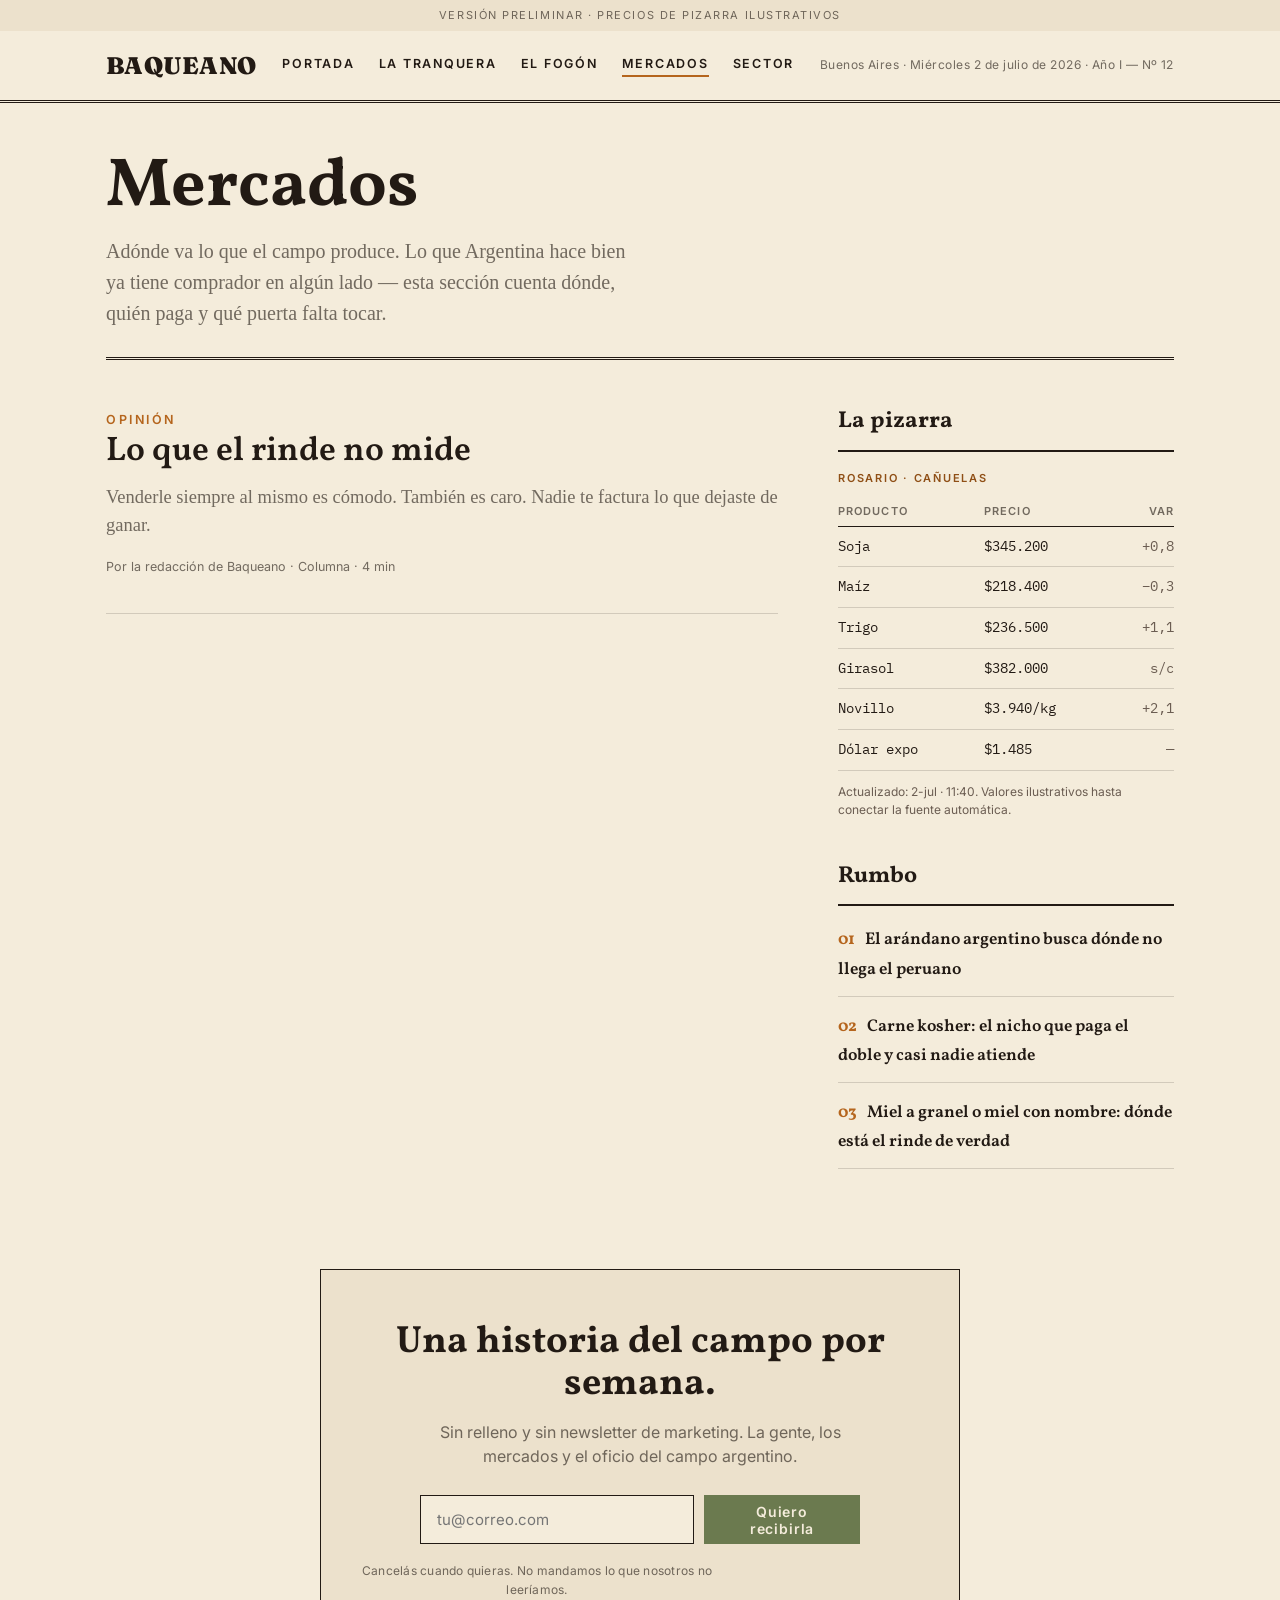
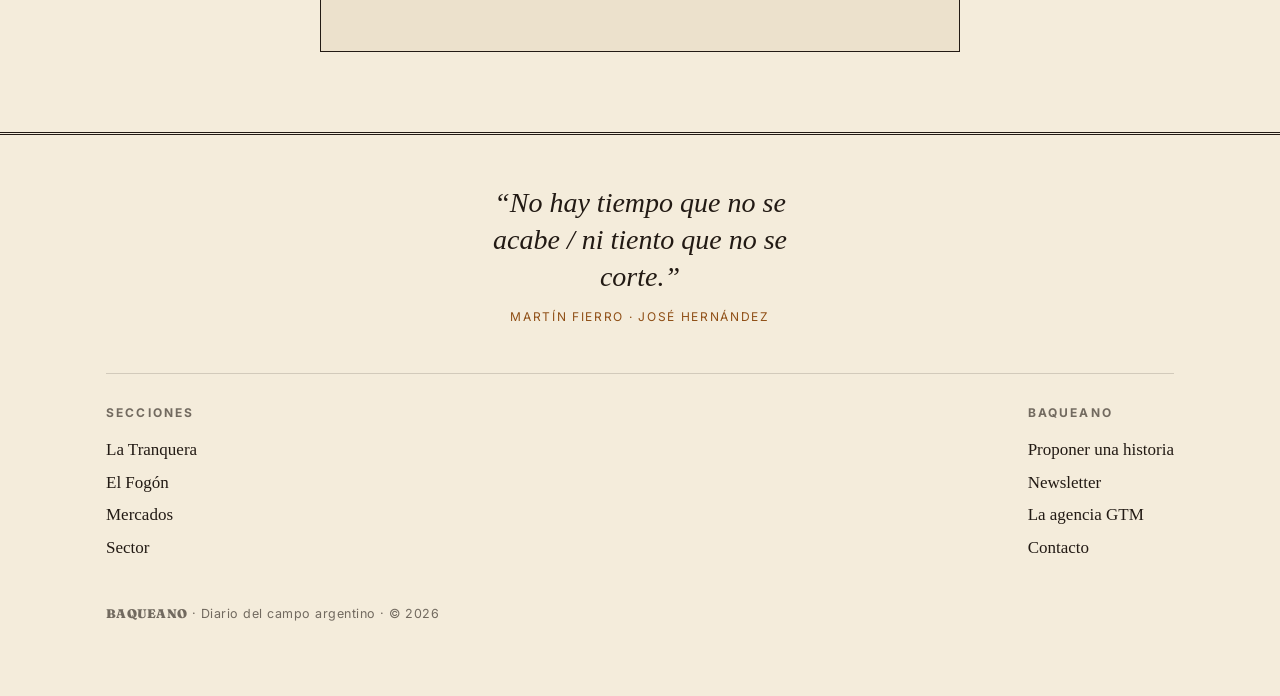
<file: portal/seccion/mercados.html>
<!DOCTYPE html>
<html lang="es">
<head>
<meta charset="UTF-8">
<meta name="viewport" content="width=device-width, initial-scale=1.0">
<title>Mercados — Baqueano, diario del campo argentino</title>
<meta name="description" content="Adónde va lo que el campo produce. Lo que Argentina hace bien ya tiene comprador en algún lado — esta sección cuenta dónde, quién paga y qué puerta falta tocar.">
<link rel="preconnect" href="https://fonts.googleapis.com">
<link rel="preconnect" href="https://fonts.gstatic.com" crossorigin>
<link href="https://fonts.googleapis.com/css2?family=Fraunces:ital,opsz,wght@0,9..144,400;0,9..144,600;0,9..144,900;1,9..144,400;1,9..144,600&family=Vollkorn:wght@600;700&family=Old+Standard+TT:ital,wght@0,400;0,700;1,400&family=Inter:wght@400;500;600&family=IBM+Plex+Mono:wght@400;500&display=swap" rel="stylesheet">
<link rel="stylesheet" href="../assets/portal.css">
</head>
<body>

  <div class="draft">Versión preliminar · precios de pizarra ilustrativos</div>
  <!-- MASTHEAD compacto -->
  <header class="compacta">
    <div class="wrap inner">
      <a class="brand" href="../index.html">BAQUEANO</a>
      <nav aria-label="Secciones">
        <a href="../index.html">Portada</a>
<a href="../seccion/la-tranquera.html">La Tranquera</a>
<a href="../seccion/el-fogon.html">El Fogón</a>
<a href="../seccion/mercados.html" class="active">Mercados</a>
<a href="../seccion/sector.html">Sector</a>
      </nav>
      <span class="fecha">Buenos Aires · Miércoles 2 de julio de 2026 · Año I — Nº 12</span>
    </div>
  </header>

  <main class="wrap">
    <header class="seccion-head">
      <h1>Mercados</h1>
      <p class="dek">Adónde va lo que el campo produce. Lo que Argentina hace bien ya tiene comprador en algún lado — esta sección cuenta dónde, quién paga y qué puerta falta tocar.</p>
    </header>

    <div class="seccion-cuerpo">
      <section>
        <a class="destacada" href="../notas/columna-rinde-no-mide.html">
          <span class="kick">Opinión</span>
          <h2>Lo que el rinde no mide</h2>
          <p class="dek">Venderle siempre al mismo es cómodo. También es caro. Nadie te factura lo que dejaste de ganar.</p>
          <span class="mins">Por la redacción de Baqueano · Columna · 4 min</span>
        </a>


      </section>

      <!-- COSTADO -->
      <aside class="costado">
        <h3 class="head">La pizarra</h3>
        <table class="tabla-pizarra">
          <caption>Rosario · Cañuelas</caption>
          <thead><tr><th>Producto</th><th>Precio</th><th>Var</th></tr></thead>
          <tbody>
            <tr><td>Soja</td><td>$345.200</td><td class="var">+0,8</td></tr>
            <tr><td>Maíz</td><td>$218.400</td><td class="var">−0,3</td></tr>
            <tr><td>Trigo</td><td>$236.500</td><td class="var">+1,1</td></tr>
            <tr><td>Girasol</td><td>$382.000</td><td class="var">s/c</td></tr>
            <tr><td>Novillo</td><td>$3.940/kg</td><td class="var">+2,1</td></tr>
            <tr><td>Dólar expo</td><td>$1.485</td><td class="var">—</td></tr>
          </tbody>
        </table>
        <p class="nota-fuente">Actualizado: 2-jul · 11:40. Valores ilustrativos hasta conectar la fuente automática.</p>

        <h3 class="head">Rumbo</h3>
        <a class="mini"><span class="num">01</span><h4>El arándano argentino busca dónde no llega el peruano</h4></a>
        <a class="mini"><span class="num">02</span><h4>Carne kosher: el nicho que paga el doble y casi nadie atiende</h4></a>
        <a class="mini"><span class="num">03</span><h4>Miel a granel o miel con nombre: dónde está el rinde de verdad</h4></a>
      </aside>
    </div>
  </main>

  <main class="wrap">
    <section class="news" id="news">
      <h3>Una historia del campo por semana.</h3>
      <p>Sin relleno y sin newsletter de marketing. La gente, los mercados y el oficio del campo argentino.</p>
      <form onsubmit="return false;">
        <input type="email" placeholder="tu@correo.com" aria-label="Tu correo">
        <button type="submit">Quiero recibirla</button>
      </form>
      <p class="fine">Cancelás cuando quieras. No mandamos lo que nosotros no leeríamos.</p>
    </section>
  </main>

  <footer>
    <div class="wrap">
      <p class="remate">“No hay tiempo que no se acabe / ni tiento que no se corte.”</p>
      <p class="remate-src">Martín Fierro · José Hernández</p>
      <div class="foot-cols">
        <div><h5>Secciones</h5><a href="../seccion/la-tranquera.html">La Tranquera</a><a href="../seccion/el-fogon.html">El Fogón</a><a href="../seccion/mercados.html">Mercados</a><a href="../seccion/sector.html">Sector</a></div>
        <div><h5>Baqueano</h5><a href="#">Proponer una historia</a><a href="#news">Newsletter</a><a href="../../agencia/index.html">La agencia GTM</a><a href="../../agencia/contacto.html">Contacto</a></div>
      </div>
      <p class="colophon"><b>BAQUEANO</b> · Diario del campo argentino · © 2026</p>
    </div>
  </footer>

</body>
</html>
</file>
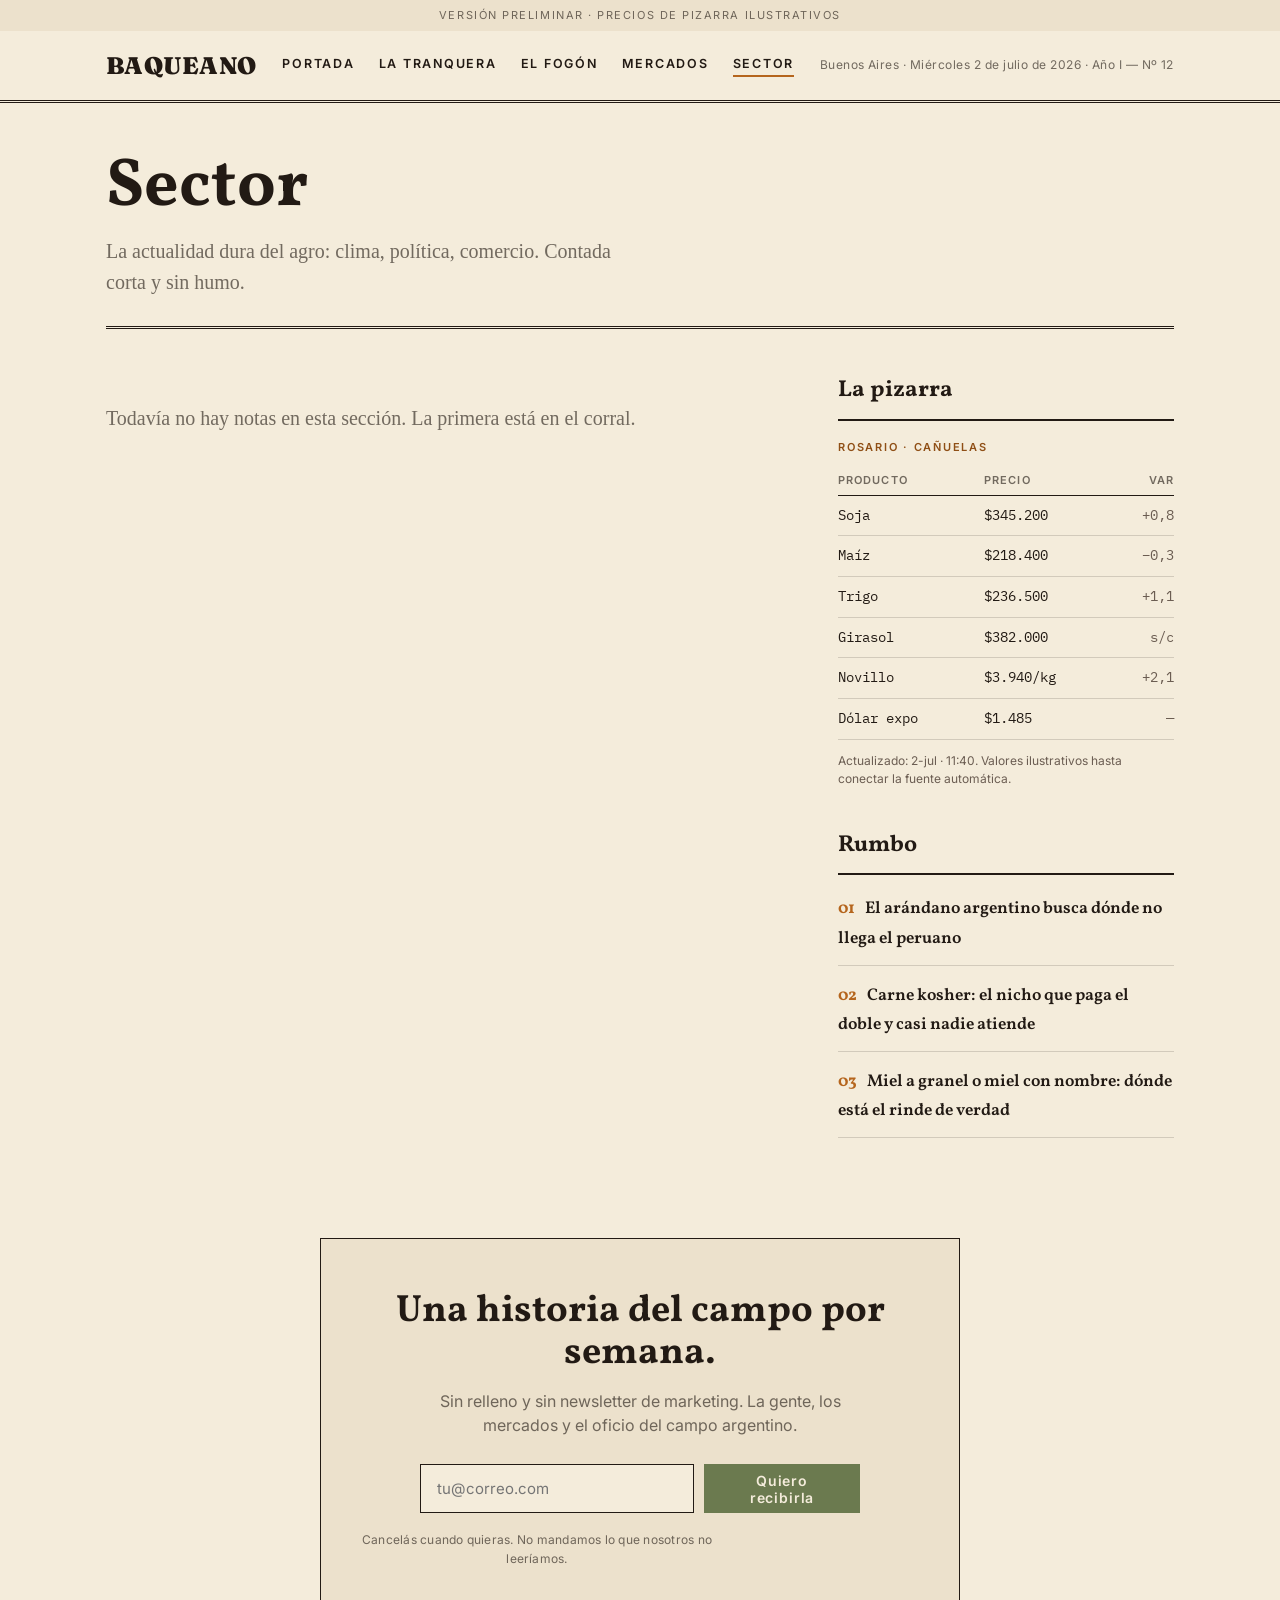
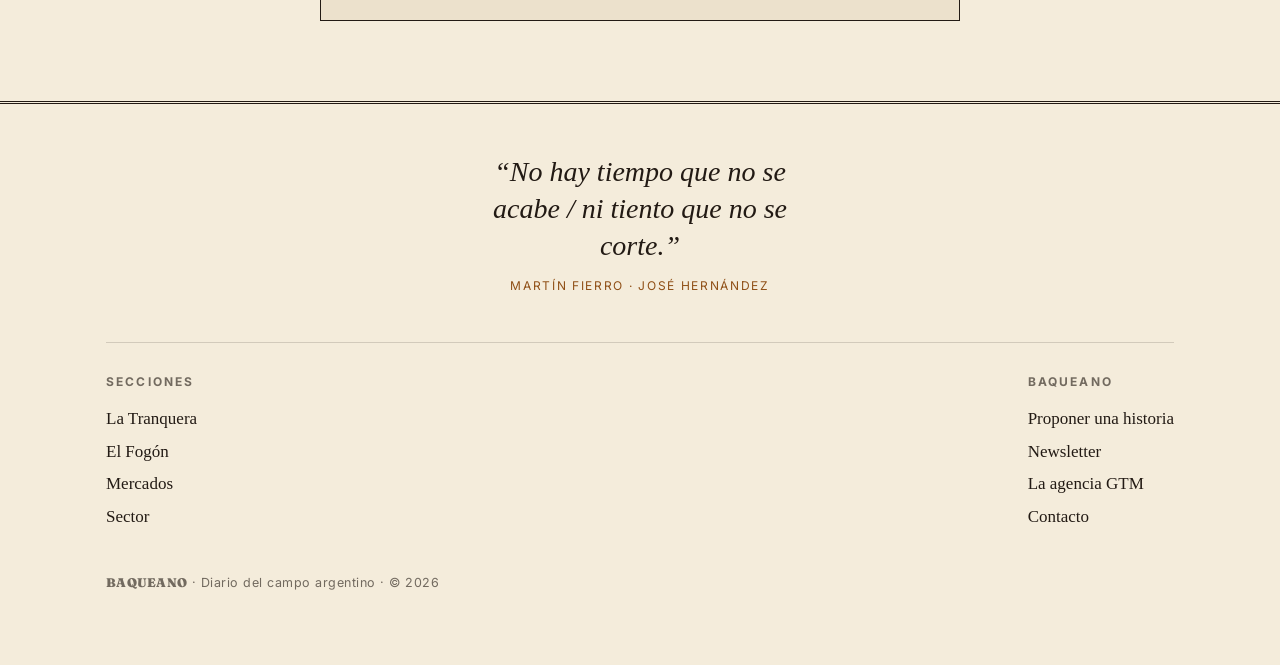
<file: portal/seccion/sector.html>
<!DOCTYPE html>
<html lang="es">
<head>
<meta charset="UTF-8">
<meta name="viewport" content="width=device-width, initial-scale=1.0">
<title>Sector — Baqueano, diario del campo argentino</title>
<meta name="description" content="La actualidad dura del agro: clima, política, comercio. Contada corta y sin humo.">
<link rel="preconnect" href="https://fonts.googleapis.com">
<link rel="preconnect" href="https://fonts.gstatic.com" crossorigin>
<link href="https://fonts.googleapis.com/css2?family=Fraunces:ital,opsz,wght@0,9..144,400;0,9..144,600;0,9..144,900;1,9..144,400;1,9..144,600&family=Vollkorn:wght@600;700&family=Old+Standard+TT:ital,wght@0,400;0,700;1,400&family=Inter:wght@400;500;600&family=IBM+Plex+Mono:wght@400;500&display=swap" rel="stylesheet">
<link rel="stylesheet" href="../assets/portal.css">
</head>
<body>

  <div class="draft">Versión preliminar · precios de pizarra ilustrativos</div>
  <!-- MASTHEAD compacto -->
  <header class="compacta">
    <div class="wrap inner">
      <a class="brand" href="../index.html">BAQUEANO</a>
      <nav aria-label="Secciones">
        <a href="../index.html">Portada</a>
<a href="../seccion/la-tranquera.html">La Tranquera</a>
<a href="../seccion/el-fogon.html">El Fogón</a>
<a href="../seccion/mercados.html">Mercados</a>
<a href="../seccion/sector.html" class="active">Sector</a>
      </nav>
      <span class="fecha">Buenos Aires · Miércoles 2 de julio de 2026 · Año I — Nº 12</span>
    </div>
  </header>

  <main class="wrap">
    <header class="seccion-head">
      <h1>Sector</h1>
      <p class="dek">La actualidad dura del agro: clima, política, comercio. Contada corta y sin humo.</p>
    </header>

    <div class="seccion-cuerpo">
      <section>


        <p style="font-family: var(--lectura); font-size: 20px; color: var(--tinta-60); padding: 10px 0 60px;">
          Todavía no hay notas en esta sección. La primera está en el corral.
        </p>
      </section>

      <!-- COSTADO -->
      <aside class="costado">
        <h3 class="head">La pizarra</h3>
        <table class="tabla-pizarra">
          <caption>Rosario · Cañuelas</caption>
          <thead><tr><th>Producto</th><th>Precio</th><th>Var</th></tr></thead>
          <tbody>
            <tr><td>Soja</td><td>$345.200</td><td class="var">+0,8</td></tr>
            <tr><td>Maíz</td><td>$218.400</td><td class="var">−0,3</td></tr>
            <tr><td>Trigo</td><td>$236.500</td><td class="var">+1,1</td></tr>
            <tr><td>Girasol</td><td>$382.000</td><td class="var">s/c</td></tr>
            <tr><td>Novillo</td><td>$3.940/kg</td><td class="var">+2,1</td></tr>
            <tr><td>Dólar expo</td><td>$1.485</td><td class="var">—</td></tr>
          </tbody>
        </table>
        <p class="nota-fuente">Actualizado: 2-jul · 11:40. Valores ilustrativos hasta conectar la fuente automática.</p>

        <h3 class="head">Rumbo</h3>
        <a class="mini"><span class="num">01</span><h4>El arándano argentino busca dónde no llega el peruano</h4></a>
        <a class="mini"><span class="num">02</span><h4>Carne kosher: el nicho que paga el doble y casi nadie atiende</h4></a>
        <a class="mini"><span class="num">03</span><h4>Miel a granel o miel con nombre: dónde está el rinde de verdad</h4></a>
      </aside>
    </div>
  </main>

  <main class="wrap">
    <section class="news" id="news">
      <h3>Una historia del campo por semana.</h3>
      <p>Sin relleno y sin newsletter de marketing. La gente, los mercados y el oficio del campo argentino.</p>
      <form onsubmit="return false;">
        <input type="email" placeholder="tu@correo.com" aria-label="Tu correo">
        <button type="submit">Quiero recibirla</button>
      </form>
      <p class="fine">Cancelás cuando quieras. No mandamos lo que nosotros no leeríamos.</p>
    </section>
  </main>

  <footer>
    <div class="wrap">
      <p class="remate">“No hay tiempo que no se acabe / ni tiento que no se corte.”</p>
      <p class="remate-src">Martín Fierro · José Hernández</p>
      <div class="foot-cols">
        <div><h5>Secciones</h5><a href="../seccion/la-tranquera.html">La Tranquera</a><a href="../seccion/el-fogon.html">El Fogón</a><a href="../seccion/mercados.html">Mercados</a><a href="../seccion/sector.html">Sector</a></div>
        <div><h5>Baqueano</h5><a href="#">Proponer una historia</a><a href="#news">Newsletter</a><a href="../../agencia/index.html">La agencia GTM</a><a href="../../agencia/contacto.html">Contacto</a></div>
      </div>
      <p class="colophon"><b>BAQUEANO</b> · Diario del campo argentino · © 2026</p>
    </div>
  </footer>

</body>
</html>
</file>
<file: agencia/assets/agencia.css>
/* ============================================================
   BAQUEANO — Agencia GTM (sitio de servicio)
   Same visual register as the portal (portal/assets/portal.css):
   shared tokens, Fraunces display, photo hero, editorial rules.
   Service-specific components: pillars, es/no-es, steps,
   pricing, Cal.com placeholder. One dark section per page (CTA).
   ============================================================ */

:root {
  --paper:    #f4ecdb;
  --paper-2:  #ece1cc;
  --tinta:    #221a14;
  --tinta-60: rgba(34, 26, 20, .62);
  --line:     rgba(34, 26, 20, .16);
  --ocre:     #b5651d;
  --ocre-dk:  #8f4f16;
  --pampa:    #6b7a4f;
  --pampa-dk: #56643f;
  --taupe:    #6b5d52;

  --display: "Fraunces", Georgia, "Times New Roman", serif;
  --lectura: "Alegreya", Georgia, serif;
  --sans:    "Inter", system-ui, -apple-system, sans-serif;
  --mono:    "IBM Plex Mono", ui-monospace, "Courier New", monospace;
}

* { box-sizing: border-box; }
html { -webkit-font-smoothing: antialiased; scroll-behavior: smooth; }
body {
  margin: 0; background: var(--paper); color: var(--tinta);
  font-family: var(--sans); font-size: 18px; line-height: 1.55;
}
a { color: inherit; text-decoration: none; }
a:focus-visible { outline: 2px solid var(--ocre); outline-offset: 3px; }
img, svg { display: block; max-width: 100%; }
.wrap { max-width: 1140px; margin: 0 auto; padding: 0 36px; }

.draft {
  background: var(--paper-2); text-align: center; font-family: var(--sans);
  font-size: 11px; letter-spacing: .14em; text-transform: uppercase;
  color: var(--tinta-60); padding: 7px 12px;
}

.kick {
  font-family: var(--sans); font-weight: 600; font-size: 12.5px;
  letter-spacing: .2em; text-transform: uppercase; color: var(--ocre);
}

/* ---- buttons ---- */
.btn {
  display: inline-block; background: var(--pampa); color: var(--paper);
  font-family: var(--sans); font-weight: 600; font-size: 15px;
  letter-spacing: .04em; padding: 15px 30px; cursor: pointer; border: none;
}
.btn:hover { background: var(--pampa-dk); }
.btn-line {
  display: inline-block; border: 1px solid var(--tinta); color: var(--tinta);
  font-family: var(--sans); font-weight: 600; font-size: 15px;
  letter-spacing: .04em; padding: 14px 30px; background: transparent;
}
.btn-line:hover { border-color: var(--ocre); color: var(--ocre-dk); }

/* ---- masthead (home) ---- */
header.masthead { padding: 26px 0 0; }
.top-meta {
  display: flex; justify-content: space-between; align-items: center;
  font-size: 12.5px; letter-spacing: .04em; color: var(--tinta-60);
  border-bottom: 1px solid var(--line); padding-bottom: 12px; gap: 16px;
}
.wordmark { text-align: center; padding: 24px 0 8px; }
.wordmark .brand {
  font-family: var(--display); font-weight: 900;
  font-size: clamp(46px, 9vw, 100px); letter-spacing: .02em;
  line-height: .92; margin: 0; display: block; color: var(--tinta);
}
.wordmark .kicker {
  font-family: var(--sans); font-size: 13px; letter-spacing: .42em;
  text-transform: uppercase; color: var(--ocre-dk); margin-top: 14px;
}
nav.pillars {
  display: flex; justify-content: center; align-items: center; flex-wrap: wrap; gap: 38px;
  border-top: 1px solid var(--tinta); border-bottom: 3px double var(--tinta);
  margin-top: 22px; padding: 13px 0;
}
nav.pillars a {
  font-family: var(--sans); font-weight: 600; font-size: 14px;
  letter-spacing: .15em; text-transform: uppercase; padding-bottom: 2px;
}
nav.pillars a:hover { color: var(--ocre); }
nav.pillars a.active { border-bottom: 2px solid var(--ocre); }
nav.pillars a.contacto {
  background: var(--pampa); color: var(--paper); padding: 8px 18px;
  border-bottom: none;
}
nav.pillars a.contacto:hover { background: var(--pampa-dk); color: var(--paper); }

/* ---- masthead (compact, inner pages) ---- */
header.compacta { border-bottom: 3px double var(--tinta); }
.compacta .inner {
  display: flex; align-items: center; justify-content: space-between;
  gap: 24px; padding-top: 16px; padding-bottom: 16px;
}
.compacta .brand {
  font-family: var(--display); font-weight: 900; font-size: 24px;
  letter-spacing: .02em; color: var(--tinta);
}
.compacta nav { display: flex; align-items: center; gap: 24px; flex-wrap: wrap; }
.compacta nav a {
  font-family: var(--sans); font-weight: 600; font-size: 12.5px;
  letter-spacing: .14em; text-transform: uppercase; padding-bottom: 2px;
}
.compacta nav a:hover { color: var(--ocre); }
.compacta nav a.active { border-bottom: 2px solid var(--ocre); }
.compacta nav a.contacto {
  background: var(--pampa); color: var(--paper); padding: 7px 14px; border-bottom: none;
}
.compacta nav a.contacto:hover { background: var(--pampa-dk); }

/* ---- hero (photo full-bleed, portal register) ---- */
.hero {
  color: var(--paper); position: relative; min-height: min(72vh, 640px);
  display: flex; align-items: flex-end; border-bottom: 3px solid var(--ocre);
  background-size: cover; background-position: center 55%;
}
.hero .inner { position: relative; z-index: 1; padding-top: 84px; padding-bottom: 56px; width: 100%; }
.hero .kick { color: var(--paper); opacity: .9; display: block; margin-bottom: 18px; }
.hero h1 {
  font-family: var(--display); font-weight: 900;
  font-size: clamp(36px, 5.6vw, 68px); line-height: 1.0;
  letter-spacing: -.01em; margin: 0 0 20px; max-width: 17ch; color: var(--paper);
  text-shadow: 0 2px 20px rgba(34, 26, 20, .5);
}
.hero .dek {
  font-family: var(--lectura); font-size: 22px; line-height: 1.5;
  color: rgba(244, 236, 219, .92); max-width: 40ch; margin: 0 0 30px;
}

/* ---- tranquera divider ---- */
.rule { display: flex; align-items: center; gap: 18px; color: var(--ocre); margin: 56px 0; }
.rule::before, .rule::after { content: ""; flex: 1; height: 1px; background: var(--line); }
.rule svg { width: 34px; height: 20px; }

/* ---- big statement blocks (problema / qué hacemos) ---- */
.sentencia { max-width: 820px; margin: 0 auto; padding: 24px 36px; }
.sentencia .kick { display: block; margin-bottom: 20px; }
.sentencia p {
  font-family: var(--display); font-weight: 400;
  font-size: clamp(24px, 3.4vw, 36px); line-height: 1.3; margin: 0 0 22px;
}
.sentencia p b { font-weight: 600; }
.sentencia .bajada {
  font-family: var(--lectura); font-size: 20px; line-height: 1.6;
  color: var(--tinta-60); margin: 0;
}

/* ---- 3 pillars ---- */
.pilares { padding: 30px 0 10px; }
.pilares .grid { display: grid; grid-template-columns: repeat(3, 1fr); gap: 40px; }
.pilar { border-top: 2px solid var(--ocre); padding-top: 18px; }
.pilar h3 {
  font-family: var(--display); font-weight: 900; font-size: 26px;
  line-height: 1.1; margin: 0 0 12px;
}
.pilar p { font-family: var(--sans); font-size: 15.5px; color: var(--tinta-60); line-height: 1.6; margin: 0; }

/* ---- es / no es ---- */
.esnoes { display: grid; grid-template-columns: 1fr 1fr; gap: 60px; padding: 40px 0 20px; }
.esnoes h3 {
  font-family: var(--sans); font-weight: 600; font-size: 13px;
  letter-spacing: .2em; text-transform: uppercase; margin: 0 0 6px;
  border-bottom: 2px solid var(--tinta); padding-bottom: 10px;
}
.esnoes .no h3 { color: var(--taupe); border-bottom-color: var(--line); }
.esnoes li {
  font-family: var(--lectura); font-size: 19.5px; line-height: 1.45;
  list-style: none; padding: 14px 0; border-bottom: 1px solid var(--line);
}
.esnoes ul { margin: 0; padding: 0; }
.esnoes .no li { color: var(--taupe); }

/* ---- diario cross-promo (light, bordered) ---- */
.diario-box {
  border: 1px solid var(--tinta); background: var(--paper-2);
  display: grid; grid-template-columns: 1.3fr .9fr; gap: 40px; align-items: center;
  padding: 46px 48px; margin: 70px 0;
}
.diario-box .kick { display: block; margin-bottom: 12px; }
.diario-box h3 {
  font-family: var(--display); font-weight: 900;
  font-size: clamp(26px, 3.6vw, 38px); line-height: 1.05; margin: 0 0 14px;
}
.diario-box p { font-family: var(--lectura); font-size: 18px; color: var(--tinta-60); margin: 0; line-height: 1.55; }
.diario-box .lado { text-align: right; }

/* ---- steps (cómo trabajamos) ---- */
.pasos { max-width: 820px; margin: 0 auto; padding: 10px 36px; }
.paso { display: grid; grid-template-columns: 90px 1fr; gap: 30px; padding: 44px 0; border-bottom: 1px solid var(--line); }
.paso .num { font-family: var(--display); font-weight: 900; font-size: 64px; line-height: .9; color: var(--ocre); }
.paso h3 {
  font-family: var(--display); font-weight: 900; font-size: 28px;
  margin: 4px 0 14px; letter-spacing: .01em;
}
.paso p { font-family: var(--lectura); font-size: 19px; line-height: 1.65; margin: 0 0 14px; }
.paso .tiempo { font-family: var(--mono); font-size: 14px; color: var(--taupe); }

/* ---- includes + pricing ---- */
.incluye { max-width: 820px; margin: 0 auto; padding: 30px 36px 10px; }
.incluye h2, .precio h2 {
  font-family: var(--display); font-weight: 900; font-size: 30px;
  border-bottom: 2px solid var(--tinta); padding-bottom: 10px; margin: 0 0 8px;
}
.incluye ul { margin: 0; padding: 0; }
.incluye li {
  list-style: none; font-family: var(--lectura); font-size: 19px;
  padding: 15px 0; border-bottom: 1px solid var(--line); line-height: 1.5;
}
.incluye li small { font-family: var(--sans); font-size: 14px; color: var(--taupe); display: block; }

.precio { max-width: 820px; margin: 0 auto; padding: 50px 36px 20px; }
.precio .filas { display: grid; grid-template-columns: repeat(3, 1fr); gap: 40px; padding-top: 26px; }
.precio .fila .rotulo {
  font-family: var(--sans); font-weight: 600; font-size: 12px;
  letter-spacing: .18em; text-transform: uppercase; color: var(--tinta-60); margin-bottom: 10px;
}
.precio .fila .monto { font-family: var(--mono); font-weight: 500; font-size: clamp(24px, 3vw, 34px); }
.precio .fila .nota { font-family: var(--sans); font-size: 13.5px; color: var(--taupe); margin-top: 8px; line-height: 1.5; }
.precio .aclaracion {
  font-family: var(--lectura); font-style: italic; font-size: 17.5px;
  color: var(--tinta-60); margin: 34px 0 0; border-top: 1px solid var(--line); padding-top: 18px;
}

/* ---- contacto ---- */
.contacto-head { max-width: 820px; margin: 0 auto; padding: 56px 36px 0; }
.contacto-head h1 {
  font-family: var(--display); font-weight: 900;
  font-size: clamp(36px, 5.6vw, 60px); line-height: 1.0; margin: 0 0 24px;
}
.contacto-head p { font-family: var(--lectura); font-size: 20px; line-height: 1.65; margin: 0 0 18px; }
.contacto-head .seco { color: var(--tinta-60); }

.agenda { max-width: 820px; margin: 40px auto; padding: 0 36px; }
.agenda .embed {
  border: 1px dashed var(--taupe); background: var(--paper-2);
  min-height: 380px; display: flex; align-items: center; justify-content: center;
  font-family: var(--mono); font-size: 14px; color: var(--taupe);
  text-align: center; padding: 30px;
}
.escribir { max-width: 820px; margin: 0 auto 60px; padding: 0 36px; }
.escribir h3 { font-family: var(--display); font-weight: 900; font-size: 24px; margin: 0 0 10px; }
.escribir a.mail { font-family: var(--mono); font-size: 18px; color: var(--ocre-dk); border-bottom: 1px solid var(--ocre); }
.escribir a.mail:hover { color: var(--ocre); }
.escribir p { font-family: var(--sans); font-size: 15px; color: var(--tinta-60); margin: 10px 0 0; }

/* ---- final CTA (the single dark section) ---- */
.remate-cta { background: var(--tinta); color: var(--paper); margin: 70px 0 0; padding: 84px 0; text-align: center; }
.remate-cta h2 {
  font-family: var(--display); font-weight: 900;
  font-size: clamp(40px, 6vw, 72px); line-height: .95; margin: 0 0 22px;
}
.remate-cta p {
  font-family: var(--lectura); font-size: 20px; line-height: 1.6;
  color: rgba(244, 236, 219, .85); max-width: 46ch; margin: 0 auto 34px;
}

/* ---- minimal footer ---- */
footer { border-top: 3px double var(--tinta); padding: 40px 0 50px; }
.foot-min {
  display: flex; flex-wrap: wrap; justify-content: space-between; align-items: baseline; gap: 16px 30px;
}
.foot-min .marca { font-family: var(--display); font-weight: 900; font-size: 22px; }
.foot-min .marca small {
  font-family: var(--sans); font-weight: 400; font-size: 12.5px;
  letter-spacing: .1em; text-transform: uppercase; color: var(--tinta-60); margin-left: 14px;
}
.foot-min nav { display: flex; gap: 24px; flex-wrap: wrap; }
.foot-min nav a { font-family: var(--sans); font-size: 13.5px; color: var(--tinta-60); }
.foot-min nav a:hover { color: var(--ocre-dk); }
.foot-min .pais { font-family: var(--sans); font-size: 12.5px; color: var(--tinta-60); letter-spacing: .04em; }

/* ---- responsive ---- */
@media (max-width: 900px) {
  .esnoes { grid-template-columns: 1fr; gap: 34px; }
  .diario-box { grid-template-columns: 1fr; gap: 22px; padding: 36px 28px; }
  .diario-box .lado { text-align: left; }
  .precio .filas { grid-template-columns: 1fr; gap: 26px; }
}
@media (max-width: 820px) {
  .wrap { padding: 0 22px; }
  .pilares .grid { grid-template-columns: 1fr; gap: 30px; }
  .top-meta .hide-sm { display: none; }
  nav.pillars { gap: 20px; }
  .hero { min-height: 58vh; }
  .compacta .inner { flex-wrap: wrap; gap: 10px 24px; padding-top: 14px; padding-bottom: 14px; }
  .sentencia, .pasos, .incluye, .precio, .contacto-head, .agenda, .escribir {
    padding-left: 22px; padding-right: 22px;
  }
  .paso { grid-template-columns: 60px 1fr; gap: 20px; padding: 34px 0; }
  .paso .num { font-size: 46px; }
}
</file>
<file: portal/assets/portal.css>
/* ============================================================
   BAQUEANO — Diario del campo argentino
   Design tokens: BRAND-DESIGN-PLAN.md + mockup "v1 editorial"
   Type: Fraunces (display fatface) · Alegreya (long reading)
         Inter (UI sans) · IBM Plex Mono (data / pizarra)
   Rules: no blue, no gradients (photo veils excepted), no
   shadows, no rounded corners. Green only on clickables.
   Texture: pending real scanned ink assets — never procedural.
   ============================================================ */

:root {
  --paper:    #f4ecdb;
  --paper-2:  #ece1cc;
  --tinta:    #221a14;
  --tinta-60: rgba(34, 26, 20, .62);
  --line:     rgba(34, 26, 20, .16);
  --ocre:     #b5651d;
  --ocre-dk:  #8f4f16;
  --pampa:    #6b7a4f;
  --pampa-dk: #56643f;
  --taupe:    #6b5d52;

  /* Fraunces = wordmark only ("BAQUEANO"). Vollkorn = section furniture
     (Rumbo, El Alambrado, Oficio, La Tranquera) AND note headlines — one
     warm book serif, two contexts, two weights (700 furniture / 600
     headlines). Old Standard TT = subheads + long reading — imprenta
     lineage from the 1839 "El Grito Arjentino". */
  --display: "Fraunces", Georgia, "Times New Roman", serif;
  --titular: "Vollkorn", Georgia, "Times New Roman", serif;
  --lectura: "Old Standard TT", Georgia, serif;
  --sans:    "Inter", system-ui, -apple-system, sans-serif;
  --mono:    "IBM Plex Mono", ui-monospace, "Courier New", monospace;
}

* { box-sizing: border-box; }
html { -webkit-font-smoothing: antialiased; }
body {
  margin: 0; background: var(--paper); color: var(--tinta);
  font-family: var(--sans); font-size: 18px; line-height: 1.55;
}
a { color: inherit; text-decoration: none; }
a:focus-visible { outline: 2px solid var(--ocre); outline-offset: 3px; }
img, svg { display: block; max-width: 100%; }
.wrap { max-width: 1140px; margin: 0 auto; padding: 0 36px; }

.photo { background: var(--tinta); position: relative; overflow: hidden; }
.photo img { width: 100%; height: 100%; object-fit: cover; }

.draft {
  background: var(--paper-2); text-align: center; font-family: var(--sans);
  font-size: 11px; letter-spacing: .14em; text-transform: uppercase;
  color: var(--tinta-60); padding: 7px 12px;
}

.kick {
  font-family: var(--sans); font-weight: 600; font-size: 12.5px;
  letter-spacing: .2em; text-transform: uppercase; color: var(--ocre);
}

/* ---- pizarra (chalkboard price strip) ---- */
.pizarra {
  background: var(--tinta); color: var(--paper);
  font-family: var(--mono); font-size: 12.5px;
  overflow-x: auto; white-space: nowrap;
  -ms-overflow-style: none; scrollbar-width: none;
}
.pizarra::-webkit-scrollbar { display: none; }
.pizarra .inner {
  max-width: 1140px; margin: 0 auto; padding: 9px 36px;
  display: flex; gap: 26px; align-items: baseline;
}
.pizarra .rotulo { color: var(--ocre); letter-spacing: .16em; text-transform: uppercase; font-weight: 500; }
.pizarra .item b { font-weight: 500; color: var(--paper); }
.pizarra .item { color: rgba(244, 236, 219, .78); }
.pizarra .var { color: rgba(244, 236, 219, .5); }
.pizarra .fuente { margin-left: auto; color: rgba(244, 236, 219, .45); letter-spacing: .04em; }

/* ---- masthead (full, home) ---- */
header.masthead { padding: 26px 0 0; }
.top-meta {
  display: flex; justify-content: space-between; align-items: center;
  font-size: 12.5px; letter-spacing: .04em; color: var(--tinta-60);
  border-bottom: 1px solid var(--line); padding-bottom: 12px; gap: 16px;
}
.wordmark { text-align: center; padding: 24px 0 8px; }
.wordmark .brand {
  font-family: var(--display); font-weight: 900;
  font-size: clamp(46px, 9vw, 100px); letter-spacing: .02em;
  line-height: .92; margin: 0; display: block; color: var(--tinta);
}
.wordmark .kicker {
  font-family: var(--sans); font-size: 13px; letter-spacing: .42em;
  text-transform: uppercase; color: var(--ocre-dk); margin-top: 14px;
}
nav.pillars {
  display: flex; justify-content: center; flex-wrap: wrap; gap: 38px;
  border-top: 1px solid var(--tinta); border-bottom: 3px double var(--tinta);
  margin-top: 22px; padding: 13px 0;
}
nav.pillars a {
  font-family: var(--sans); font-weight: 600; font-size: 14px;
  letter-spacing: .15em; text-transform: uppercase; padding-bottom: 2px;
}
nav.pillars a:hover { color: var(--ocre); }
nav.pillars a.active { border-bottom: 2px solid var(--ocre); }

/* ---- masthead (compact, inner pages) ---- */
header.compacta { border-bottom: 3px double var(--tinta); }
.compacta .inner {
  display: flex; align-items: center; justify-content: space-between;
  gap: 24px; padding-top: 16px; padding-bottom: 16px;
}
.compacta .brand {
  font-family: var(--display); font-weight: 900; font-size: 24px;
  letter-spacing: .02em; color: var(--tinta);
}
.compacta nav { display: flex; gap: 24px; flex-wrap: wrap; }
.compacta nav a {
  font-family: var(--sans); font-weight: 600; font-size: 12.5px;
  letter-spacing: .14em; text-transform: uppercase; padding-bottom: 2px;
}
.compacta nav a:hover { color: var(--ocre); }
.compacta nav a.active { border-bottom: 2px solid var(--ocre); }
.compacta .fecha { font-size: 12px; color: var(--tinta-60); letter-spacing: .04em; }

/* ---- hero (photo full-bleed) ---- */
.hero {
  color: var(--paper); position: relative; min-height: min(70vh, 620px);
  display: flex; align-items: flex-end; border-bottom: 3px solid var(--ocre);
  background-size: cover; background-position: center 60%;
}
.hero .inner { position: relative; z-index: 1; padding-top: 84px; padding-bottom: 50px; width: 100%; }
.hero .kick { color: var(--paper); opacity: .9; display: block; margin-bottom: 18px; }
.hero h2, .hero h1 {
  font-family: var(--titular); font-weight: 600;
  font-size: clamp(32px, 4.6vw, 56px); line-height: 1.14;
  margin: 0 0 20px; max-width: 19ch; color: var(--paper);
  text-shadow: 0 2px 20px rgba(34, 26, 20, .5);
}
.hero .dek {
  font-family: var(--sans); font-weight: 400; font-size: 18px; line-height: 1.6;
  color: rgba(244, 236, 219, .9); max-width: 42ch; margin: 0 0 18px;
}
.hero .byline { font-family: var(--sans); font-size: 13px; color: rgba(244, 236, 219, .62); }
.hero .byline b { color: var(--paper); font-weight: 600; }

/* ---- tranquera divider ---- */
.rule { display: flex; align-items: center; gap: 18px; color: var(--ocre); margin: 44px 0; }
.rule::before, .rule::after { content: ""; flex: 1; height: 1px; background: var(--line); }
.rule svg { width: 34px; height: 20px; }

/* ---- section label + cards ---- */
.section-label {
  display: flex; align-items: baseline; justify-content: space-between;
  padding: 6px 0 24px; gap: 16px;
}
.section-label h2 { font-family: var(--titular); font-weight: 700; font-size: 25px; margin: 0; }
.section-label a {
  font-family: var(--sans); font-weight: 600; font-size: 12px;
  letter-spacing: .14em; text-transform: uppercase; color: var(--ocre);
}
.section-label a:hover { color: var(--ocre-dk); }
.grid3 { display: grid; grid-template-columns: repeat(3, 1fr); gap: 40px; padding-bottom: 16px; }
.card { border-top: 2px solid var(--ocre); }
.card .photo { aspect-ratio: 4/3; margin-top: 16px; }
.card .kick { display: block; margin: 16px 0 10px; }
.card h3 {
  font-family: var(--titular); font-weight: 600; font-size: 22px;
  line-height: 1.25; margin: 0 0 12px;
}
.card:hover h3 { color: var(--ocre-dk); }
.card .dek { font-family: var(--sans); font-size: 15px; color: var(--tinta-60); margin: 0 0 14px; line-height: 1.5; }
.card .mins { font-family: var(--sans); font-size: 12.5px; color: var(--tinta-60); }

/* ---- interview band (single dark section) ---- */
.band { background: var(--tinta); color: var(--paper); margin: 60px 0 0; padding: 64px 0; }
.band .inner { display: grid; grid-template-columns: .8fr 1.55fr; gap: 50px; align-items: center; }
.band .photo { aspect-ratio: 3/4; }
.band .kick { color: var(--ocre); display: block; margin-bottom: 14px; }
.band .label-big {
  font-family: var(--titular); font-weight: 700;
  font-size: clamp(34px, 4.8vw, 58px); line-height: 1.02; margin: 0 0 22px;
}
.band blockquote {
  font-family: var(--sans); font-style: italic; font-weight: 400;
  font-size: clamp(20px, 2.6vw, 30px); line-height: 1.4;
  margin: 0 0 20px; text-indent: -.4em;
}
.band cite { font-family: var(--sans); font-style: normal; font-size: 14px; color: rgba(244, 236, 219, .7); }

/* ---- two-column: rumbo list + alambrado wire ---- */
.dos-col { display: grid; grid-template-columns: 1.55fr .85fr; gap: 60px; padding: 56px 0 20px; }
.list .head {
  font-family: var(--titular); font-weight: 700; font-size: 28px;
  border-bottom: 2px solid var(--tinta); padding-bottom: 10px; margin: 0 0 8px;
  display: flex; align-items: baseline; justify-content: space-between; gap: 16px;
}
.list .head small {
  font-family: var(--sans); font-weight: 600; font-size: 12px;
  letter-spacing: .2em; text-transform: uppercase; color: var(--ocre); white-space: nowrap;
}
.list .item {
  display: grid; grid-template-columns: 50px 1fr auto; gap: 20px;
  align-items: baseline; padding: 20px 0; border-bottom: 1px solid var(--line);
}
.list .num { font-family: var(--titular); font-weight: 700; font-size: 24px; color: var(--ocre); }
.list .item h4 { font-family: var(--titular); font-weight: 600; font-size: 19px; margin: 0; line-height: 1.3; }
.list .item:hover h4 { color: var(--ocre-dk); }
.list .tag {
  font-family: var(--sans); font-size: 12px; letter-spacing: .12em;
  text-transform: uppercase; color: var(--tinta-60);
}

.alambrado .head {
  font-family: var(--titular); font-weight: 700; font-size: 28px;
  border-bottom: 2px solid var(--tinta); padding-bottom: 10px; margin: 0 0 8px;
}
.alambrado .breve { display: block; padding: 16px 0; border-bottom: 1px solid var(--line); }
.alambrado .breve .tag {
  font-family: var(--sans); font-weight: 600; font-size: 11px;
  letter-spacing: .16em; text-transform: uppercase; color: var(--ocre); display: block; margin-bottom: 6px;
}
.alambrado .breve p { font-family: var(--lectura); font-size: 17.5px; line-height: 1.4; margin: 0; }
.alambrado .breve:hover p { color: var(--ocre-dk); }

/* ---- oficio columns (text-only) ---- */
.columnas { padding: 40px 0 16px; }
.columnas .grid3 { gap: 40px; }
.col-op { border-top: 2px solid var(--tinta); padding-top: 16px; }
.col-op .kick { display: block; margin-bottom: 10px; color: var(--tinta-60); }
.col-op h3 {
  font-family: var(--titular); font-weight: 600; font-style: normal;
  font-size: 20px; line-height: 1.3; margin: 0 0 10px;
}
.col-op:hover h3 { color: var(--ocre-dk); }
.col-op .dek { font-family: var(--sans); font-size: 15px; color: var(--tinta-60); line-height: 1.5; margin: 0 0 12px; }
.col-op .firma { font-family: var(--lectura); font-style: italic; font-size: 15.5px; color: var(--tinta); }

/* ---- newsletter ---- */
.news {
  text-align: center; margin: 80px auto; max-width: 640px;
  border: 1px solid var(--tinta); padding: 52px 40px; background: var(--paper-2);
}
.news h3 {
  font-family: var(--titular); font-weight: 700;
  font-size: clamp(28px, 3.8vw, 38px); margin: 0 0 14px; line-height: 1.1;
}
.news p { font-size: 16px; color: var(--tinta-60); max-width: 44ch; margin: 0 auto 26px; }
.news form { display: flex; gap: 10px; max-width: 440px; margin: 0 auto; }
.news input {
  flex: 1; border: 1px solid var(--tinta); background: var(--paper);
  padding: 14px 16px; font-family: var(--sans); font-size: 15px; color: var(--tinta);
}
.news input:focus-visible { outline: 2px solid var(--ocre); outline-offset: 2px; }
.news button {
  border: none; background: var(--pampa); color: var(--paper);
  font-family: var(--sans); font-weight: 600; font-size: 14px;
  letter-spacing: .06em; padding: 0 24px; cursor: pointer;
}
.news button:hover { background: var(--pampa-dk); }
.news .fine { font-size: 12px; color: var(--tinta-60); margin: 18px 0 0; letter-spacing: .02em; }

/* ---- footer ---- */
footer { border-top: 3px double var(--tinta); margin-top: 40px; padding: 50px 0 60px; }
.remate {
  font-family: var(--lectura); font-style: italic;
  font-size: clamp(20px, 3vw, 28px); text-align: center;
  max-width: 26ch; margin: 0 auto 8px; line-height: 1.32;
}
.remate-src {
  text-align: center; font-family: var(--sans); font-size: 12px;
  letter-spacing: .14em; text-transform: uppercase; color: var(--ocre-dk); margin-bottom: 46px;
}
.foot-cols {
  display: flex; flex-wrap: wrap; justify-content: space-between; gap: 30px;
  border-top: 1px solid var(--line); padding-top: 30px;
}
.foot-cols h5 {
  font-family: var(--sans); font-size: 12px; letter-spacing: .18em;
  text-transform: uppercase; color: var(--tinta-60); margin: 0 0 12px;
}
.foot-cols a { display: block; font-family: var(--lectura); font-size: 17px; padding: 3px 0; }
.foot-cols a:hover { color: var(--ocre); }
.colophon { margin-top: 40px; font-size: 12.5px; color: var(--tinta-60); letter-spacing: .04em; }
.colophon b { font-family: var(--display); font-weight: 900; letter-spacing: .02em; }

/* ============================================================
   ARTICLE PAGE (nota.html)
   ============================================================ */
.nota-head { max-width: 780px; margin: 0 auto; padding: 56px 36px 0; }
.nota-head .kick { display: block; margin-bottom: 18px; }
.nota-head h1 {
  font-family: var(--titular); font-weight: 600;
  font-size: clamp(30px, 4.4vw, 48px); line-height: 1.2;
  margin: 0 0 22px;
}
.nota-head .dek {
  font-family: var(--lectura); font-size: 22px; line-height: 1.5;
  color: var(--tinta-60); margin: 0 0 26px;
}
.nota-firma {
  display: flex; flex-wrap: wrap; gap: 8px 22px; align-items: baseline;
  border-top: 1px solid var(--tinta); border-bottom: 1px solid var(--line);
  padding: 14px 0; font-family: var(--sans); font-size: 13.5px; color: var(--tinta-60);
}
.nota-firma b { color: var(--tinta); font-weight: 600; }

.nota-foto { margin: 44px 0 0; }
.nota-foto .photo { aspect-ratio: 21/9; }
.nota-foto figcaption {
  max-width: 780px; margin: 0 auto; padding: 12px 36px 0;
  font-family: var(--sans); font-size: 13px; color: var(--taupe); line-height: 1.5;
}

.nota-body { max-width: 780px; margin: 0 auto; padding: 44px 36px 20px; }
.nota-body p {
  font-family: var(--lectura); font-size: 20px; line-height: 1.7; margin: 0 0 26px;
}
.nota-body > p:first-of-type::first-letter {
  font-family: var(--lectura); font-weight: 700; font-size: 72px;
  line-height: .82; float: left; padding: 8px 12px 0 0; color: var(--tinta);
}
.nota-body h2 {
  font-family: var(--lectura); font-weight: 700; font-size: 26px;
  line-height: 1.25; margin: 44px 0 18px;
}
.nota-body .pull {
  font-family: var(--lectura); font-style: italic; font-weight: 400;
  font-size: clamp(23px, 3.2vw, 31px); line-height: 1.32;
  border-top: 2px solid var(--ocre); border-bottom: 1px solid var(--line);
  padding: 26px 0; margin: 40px 0; text-indent: -.4em;
}
.nota-body .rule { margin: 40px 0; }

/* data box — numbers set in mono, per brand rule */
.ficha { border: 1px solid var(--tinta); background: var(--paper-2); padding: 28px 30px; margin: 40px 0; }
.ficha h3 {
  font-family: var(--sans); font-weight: 600; font-size: 12px;
  letter-spacing: .2em; text-transform: uppercase; color: var(--ocre-dk); margin: 0 0 16px;
}
.ficha dl { display: grid; grid-template-columns: auto 1fr; gap: 8px 24px; margin: 0; }
.ficha dt { font-family: var(--sans); font-size: 13.5px; color: var(--tinta-60); }
.ficha dd { font-family: var(--mono); font-size: 14.5px; margin: 0; }

.fin { display: flex; justify-content: center; padding: 8px 0 20px; color: var(--ocre); }
.fin svg { width: 30px; height: 18px; }

/* related */
.relacionadas { max-width: 780px; margin: 0 auto; padding: 0 36px 30px; }
.relacionadas .head {
  font-family: var(--titular); font-weight: 700; font-size: 23px;
  border-bottom: 2px solid var(--tinta); padding-bottom: 10px; margin: 0 0 4px;
}
.relacionadas a { display: block; padding: 16px 0; border-bottom: 1px solid var(--line); }
.relacionadas .tag {
  font-family: var(--sans); font-weight: 600; font-size: 11px;
  letter-spacing: .16em; text-transform: uppercase; color: var(--ocre); display: block; margin-bottom: 5px;
}
.relacionadas h4 { font-family: var(--titular); font-weight: 600; font-size: 19px; margin: 0; line-height: 1.3; }
.relacionadas a:hover h4 { color: var(--ocre-dk); }

/* ============================================================
   SECTION PAGE (seccion/*.html)
   ============================================================ */
.seccion-head { padding: 52px 0 0; }
.seccion-head h1 {
  font-family: var(--titular); font-weight: 700;
  font-size: clamp(38px, 6.2vw, 68px); line-height: .98; margin: 0 0 14px;
}
.seccion-head .dek {
  font-family: var(--lectura); font-size: 20px; color: var(--tinta-60);
  max-width: 52ch; margin: 0 0 28px;
}
.seccion-head::after { content: ""; display: block; border-bottom: 3px double var(--tinta); }

.seccion-cuerpo { display: grid; grid-template-columns: 1.6fr .8fr; gap: 60px; padding: 44px 0 20px; }

.destacada { display: block; border-bottom: 1px solid var(--line); padding-bottom: 34px; margin-bottom: 10px; }
.destacada .photo { aspect-ratio: 16/9; margin-bottom: 20px; }
.destacada h2 {
  font-family: var(--titular); font-weight: 600; font-size: clamp(26px, 3.3vw, 34px);
  line-height: 1.18; margin: 0 0 12px;
}
.destacada:hover h2 { color: var(--ocre-dk); }
.destacada .dek { font-family: var(--lectura); font-size: 18.5px; color: var(--tinta-60); line-height: 1.5; margin: 0 0 12px; }
.destacada .mins { font-family: var(--sans); font-size: 12.5px; color: var(--tinta-60); }

.listado a { display: grid; grid-template-columns: 1fr auto; gap: 18px; align-items: baseline; padding: 22px 0; border-bottom: 1px solid var(--line); }
.listado .tag {
  font-family: var(--sans); font-weight: 600; font-size: 11px;
  letter-spacing: .16em; text-transform: uppercase; color: var(--ocre); display: block; margin-bottom: 6px;
}
.listado h3 { font-family: var(--titular); font-weight: 600; font-size: 20px; line-height: 1.28; margin: 0 0 8px; }
.listado a:hover h3 { color: var(--ocre-dk); }
.listado .dek { font-family: var(--sans); font-size: 15px; color: var(--tinta-60); line-height: 1.5; margin: 0; }
.listado .mins { font-family: var(--sans); font-size: 12.5px; color: var(--tinta-60); white-space: nowrap; }

/* sidebar */
.costado h3.head {
  font-family: var(--titular); font-weight: 700; font-size: 23px;
  border-bottom: 2px solid var(--tinta); padding-bottom: 10px; margin: 0 0 4px;
}
.tabla-pizarra { width: 100%; border-collapse: collapse; font-family: var(--mono); font-size: 14px; }
.tabla-pizarra caption {
  text-align: left; font-family: var(--sans); font-weight: 600; font-size: 11px;
  letter-spacing: .16em; text-transform: uppercase; color: var(--ocre-dk); padding: 14px 0 10px;
}
.tabla-pizarra th {
  text-align: left; font-family: var(--sans); font-weight: 600; font-size: 11px;
  letter-spacing: .1em; text-transform: uppercase; color: var(--tinta-60);
  border-bottom: 1px solid var(--tinta); padding: 6px 0;
}
.tabla-pizarra th:last-child, .tabla-pizarra td:last-child { text-align: right; }
.tabla-pizarra td { border-bottom: 1px solid var(--line); padding: 9px 0; }
.tabla-pizarra .var { color: var(--taupe); }
.costado .nota-fuente { font-family: var(--sans); font-size: 12px; color: var(--taupe); margin: 12px 0 40px; line-height: 1.5; }

.costado .mini { display: block; padding: 14px 0; border-bottom: 1px solid var(--line); }
.costado .mini .num { font-family: var(--titular); font-weight: 700; font-size: 17px; color: var(--ocre); margin-right: 10px; }
.costado .mini h4 { display: inline; font-family: var(--titular); font-weight: 600; font-size: 17px; line-height: 1.4; margin: 0; }
.costado .mini:hover h4 { color: var(--ocre-dk); }

/* ---- responsive ---- */
@media (max-width: 900px) {
  .dos-col, .seccion-cuerpo { grid-template-columns: 1fr; gap: 44px; }
}
@media (max-width: 820px) {
  .wrap { padding: 0 22px; }
  .pizarra .inner { padding: 9px 22px; }
  .pizarra .fuente { display: none; }
  .grid3 { grid-template-columns: 1fr; gap: 36px; }
  .band .inner { grid-template-columns: 1fr; gap: 26px; }
  .band .photo { aspect-ratio: 4/3; max-width: 320px; }
  .band .label-big { order: -1; }
  .top-meta .hide-sm { display: none; }
  nav.pillars { gap: 20px; }
  .hero { min-height: 56vh; }
  .compacta .inner { flex-wrap: wrap; gap: 10px 24px; padding-top: 14px; padding-bottom: 14px; }
  .compacta .fecha { display: none; }
  .nota-head, .nota-body, .relacionadas { padding-left: 22px; padding-right: 22px; }
  .nota-foto figcaption { padding-left: 22px; padding-right: 22px; }
  .listado a { grid-template-columns: 1fr; gap: 6px; }
}
</file>
